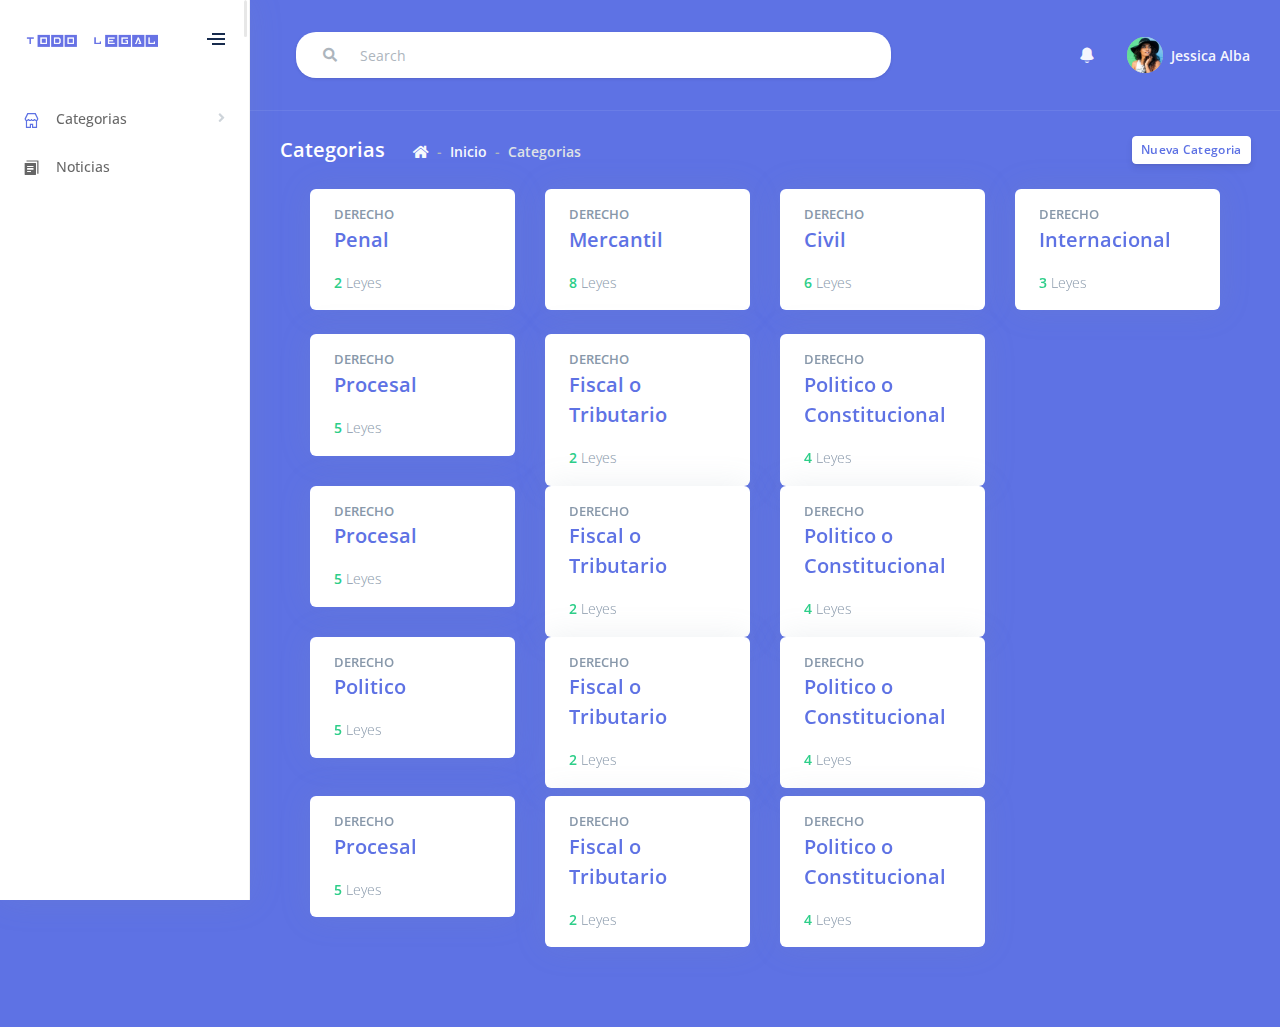
<file: index.html>
<!DOCTYPE html>
<html>

<head>
  <meta charset="utf-8">
  <meta name="viewport" content="width=device-width, initial-scale=1, shrink-to-fit=no">
  <meta name="description" content="Start your development with a Dashboard for Bootstrap 4.">
  <meta name="author" content="Creative Tim">
  <title>Argon Dashboard - Free Dashboard for Bootstrap 4</title>
  <!-- Favicon -->
  <link href="./assets/img/brand/favicon.png" rel="icon" type="image/png">
  <!-- Fonts -->
  <link href="https://fonts.googleapis.com/css?family=Open+Sans:300,400,600,700" rel="stylesheet">
  <!-- Icons -->
  <link href="./assets/vendor/nucleo/css/nucleo.css" rel="stylesheet">
  <link href="./assets/vendor/@fortawesome/fontawesome-free/css/all.min.css" rel="stylesheet">
  <!-- Argon CSS -->
  <link type="text/css" href="./assets/css/temp/argon.css?v=1.1.0" rel="stylesheet">

  <link rel="stylesheet" href="./assets/css/searchstyle.css">
</head>

<body>
  <!-- Sidenav -->
  <nav class="sidenav navbar navbar-vertical fixed-left navbar-expand-xs navbar-light bg-white" id="sidenav-main">
    <div class="scroll-wrapper scrollbar-inner" style="position: relative;">
      <div class="scrollbar-inner scroll-content scroll-scrolly_visible"
        style="height: auto; margin-bottom: 0px; margin-right: 0px; max-height: 180px;">
        <!-- Brand -->
        <div class="sidenav-header d-flex align-items-center">
          <a class="navbar-brand" href=".index.html">
            <img src="./assets/img/brand/blue.png" class="navbar-brand-img" alt="...">
          </a>
          <div class="ml-auto">
            <!-- Sidenav toggler -->
            <div class="sidenav-toggler d-none d-xl-block active" data-action="sidenav-unpin"
              data-target="#sidenav-main">
              <div class="sidenav-toggler-inner">
                <i class="sidenav-toggler-line"></i>
                <i class="sidenav-toggler-line"></i>
                <i class="sidenav-toggler-line"></i>
              </div>
            </div>
          </div>
        </div>
        <div class="navbar-inner">
          <!-- Collapse -->
          <div class="collapse navbar-collapse" id="sidenav-collapse-main">
            <!-- Nav items -->
            <ul class="navbar-nav">
              <li class="nav-item">
                <a class="nav-link collapsed" href="#navbar-dashboards" data-toggle="collapse" role="button"
                  aria-expanded="false" aria-controls="navbar-dashboards">
                  <i class="ni ni-shop text-primary"></i>
                  <span class="nav-link-text">Categorias</span>
                </a>
                <div class="collapse" id="navbar-dashboards">
                  <ul class="nav nav-sm flex-column">
                    <li class="nav-item">
                      <a href="./index.html" class="nav-link">Todas</a>
                    </li>
                    <li class="nav-item">
                      <a href="./subcategorias.html" class="nav-link">Penal</a>
                    </li>
                    <li class="nav-item">
                      <a href="./subcategorias.html" class="nav-link">Mercantil</a>
                    </li>
                    <li class="nav-item">
                      <a href="./subcategorias.html" class="nav-link">Civil</a>
                    </li>
                    <li class="nav-item">
                      <a href="./subcategorias.html" class="nav-link">Internacional</a>
                    </li>
                    <li class="nav-item">
                      <a href="./subcategorias.html" class="nav-link">Procesal</a>
                    </li>
                    <li class="nav-item">
                      <a href="./subcategorias.html" class="nav-link">Fiocal o tributario</a>
                    </li>
                    <li class="nav-item">
                      <a href="./subcategorias.html" class="nav-link">Politico o Constitucional</a>
                    </li>
                  </ul>
                </div>
              </li>
              <li class="nav-item">
                <a class="nav-link" href="./noticias.html">
                  <i class="ni ni-single-copy-04 text-black"></i>
                  <span class="nav-link-text">Noticias</span>
                </a>
              </li>
            </ul>
            <!-- Divider -->
            <!--<hr class="my-3">-->

          </div>
        </div>
      </div>
      <div class="scroll-element scroll-x scroll-scrolly_visible">
        <div class="scroll-element_outer">
          <div class="scroll-element_size"></div>
          <div class="scroll-element_track"></div>
          <div class="scroll-bar" style="width: 0px; left: 0px;"></div>
        </div>
      </div>
      <div class="scroll-element scroll-y scroll-scrolly_visible">
        <div class="scroll-element_outer">
          <div class="scroll-element_size"></div>
          <div class="scroll-element_track"></div>
          <div class="scroll-bar" style="height: 37px; top: 0px;"></div>
        </div>
      </div>
    </div>
  </nav>
  <!-- Main content -->

  <div class="main-content" id="panel">
    <!-- Topnav -->
    <nav class="navbar navbar-top navbar-expand navbar-dark bg-primary border-bottom">
      <div class="container-fluid">
        <div class="collapse navbar-collapse" id="navbarSupportedContent">
          <!-- Search form 
              <form class="navbar-search navbar-search-light form-inline mr-sm-3" id="navbar-search-main">
                <div class="form-group mb-0">
                  <div class="input-group input-group-alternative input-group-merge">
                    <div class="input-group-prepend">
                      <span class="input-group-text"><i class="fas fa-search"></i></span>
                    </div>
                    <input class="form-control" placeholder="Search" type="text">
                  </div>
                </div>
                <button type="button" class="close" data-action="search-close" data-target="#navbar-search-main" aria-label="Close">
                  <span aria-hidden="true">×</span>
                </button>
              </form>-->
          <nav id="navbarinverse" class="navbar navbar-inverse bg-inverse">
            <div id="form-group" class="form-group mb-0">
              <div id="input-group" class="input-group input-group-alternative input-group-merge">
                <div id="navbar" class="container navbar-container">
                  <div id="divicon" class="input-group-prepend">
                    <span id="iconsearch" class="input-group-text"><i class="fas fa-search"></i></span>
                  </div>
                  <form id="d-flex" class="form-inline d-flex dropdown" autocomplete="off" onKeypress="if(event.keyCode == 13) event.returnValue = false;">
                    <input id="searchinput" class="form-control" type="text" placeholder="Search"
                      data-toggle="dropdown" onkeyup = "if(event.keyCode == 13) entersearch();">
                      <ul id="ul" class="dropdown-menu" role="menu" aria-labelledby="menu1">

                      </ul>
                  </form>
                </div>
              </div>
            </div>
          </nav>
          <!-- Navbar links -->
          <ul class="navbar-nav align-items-center ml-md-auto">
            <li class="nav-item d-xl-none">
              <!-- Sidenav toggler -->
              <div class="pr-3 sidenav-toggler sidenav-toggler-dark active" data-action="sidenav-pin"
                data-target="#sidenav-main">
                <div class="sidenav-toggler-inner">
                  <i class="sidenav-toggler-line"></i>
                  <i class="sidenav-toggler-line"></i>
                  <i class="sidenav-toggler-line"></i>
                </div>
              </div>
            </li>
            <li class="nav-item d-sm-none">
              <a class="nav-link" href="#" data-action="search-show" data-target="#navbar-search-main">
                <i class="ni ni-zoom-split-in"></i>
              </a>
            </li>
            <li class="nav-item dropdown">
              <a class="nav-link" href="#" role="button" data-toggle="dropdown" aria-haspopup="true"
                aria-expanded="false">
                <i class="ni ni-bell-55"></i>
              </a>
              <div class="dropdown-menu dropdown-menu-xl dropdown-menu-right py-0 overflow-hidden">
                <!-- Dropdown header -->
                <div class="px-3 py-3">
                  <h6 class="text-sm text-muted m-0">Tienes <strong class="text-primary">13</strong> Notificaciones.
                  </h6>
                </div>
                <!-- List group -->
                <div class="list-group list-group-flush">
                  <a href="./noticias.html" class="list-group-item list-group-item-action">
                    <div class="row align-items-center">
                      <div class="col-auto">
                        <!-- Avatar -->
                        <img alt="Image placeholder" src="./assets/img/theme/react.jpg" class="avatar">
                      </div>
                      <div class="col ml--2">
                        <div class="d-flex justify-content-between align-items-center">
                          <div>
                            <h4 class="mb-0 text-sm">Admin</h4>
                          </div>
                          <div class="text-right text-muted">
                            <small>2 hrs ago</small>
                          </div>
                        </div>
                        <p class="text-sm mb-0">Nueva ley de codigo penal</p>
                      </div>
                    </div>
                  </a>
                  <a href="./noticias.html" class="list-group-item list-group-item-action">
                    <div class="row align-items-center">
                      <div class="col-auto">
                        <!-- Avatar -->
                        <img alt="Image placeholder" src="./assets/img/theme/react.jpg" class="avatar rounded-circle">
                      </div>
                      <div class="col ml--2">
                        <div class="d-flex justify-content-between align-items-center">
                          <div>
                            <h4 class="mb-0 text-sm">Admin</h4>
                          </div>
                          <div class="text-right text-muted">
                            <small>3 hrs ago</small>
                          </div>
                        </div>
                        <p class="text-sm mb-0">Una nueva ley de salud y educación.</p>
                      </div>
                    </div>
                  </a>
                  <a href="./noticias.html" class="list-group-item list-group-item-action">
                    <div class="row align-items-center">
                      <div class="col-auto">
                        <!-- Avatar -->
                        <img alt="Image placeholder" src="./assets/img/theme/react.jpg" class="avatar rounded-circle">
                      </div>
                      <div class="col ml--2">
                        <div class="d-flex justify-content-between align-items-center">
                          <div>
                            <h4 class="mb-0 text-sm">Admin</h4>
                          </div>
                          <div class="text-right text-muted">
                            <small>5 hrs ago</small>
                          </div>
                        </div>
                        <p class="text-sm mb-0">Actualizacion Articulo 5, ley Administración.</p>
                      </div>
                    </div>
                  </a>
                  <a href="./noticias.html" class="list-group-item list-group-item-action">
                    <div class="row align-items-center">
                      <div class="col-auto">
                        <!-- Avatar -->
                        <img alt="Image placeholder" src="./assets/img/theme/react.jpg" class="avatar rounded-circle">
                      </div>
                      <div class="col ml--2">
                        <div class="d-flex justify-content-between align-items-center">
                          <div>
                            <h4 class="mb-0 text-sm">Admin</h4>
                          </div>
                          <div class="text-right text-muted">
                            <small>8 hrs ago</small>
                          </div>
                        </div>
                        <p class="text-sm mb-0">Actualizate a Premium</p>
                      </div>
                    </div>
                  </a>
                </div>
                <!-- View all -->
                <a href="#!" class="dropdown-item text-center text-primary font-weight-bold py-3">Ver Todas</a>
              </div>
            </li>
          </ul>
          <ul class="navbar-nav align-items-center ml-auto ml-md-0">
            <li class="nav-item dropdown">
              <a class="nav-link pr-0" href="#" role="button" data-toggle="dropdown" aria-haspopup="true"
                aria-expanded="false">
                <div class="media align-items-center">
                  <span class="avatar avatar-sm rounded-circle">
                    <img alt="Image placeholder" src="./assets/img/theme/team-4-800x800.jpg">
                  </span>
                  <div class="media-body ml-2 d-none d-lg-block">
                    <span class="mb-0 text-sm  font-weight-bold">Jessica Alba</span>
                  </div>
                </div>
              </a>
              <div class="dropdown-menu dropdown-menu-right">
                <div class="dropdown-header noti-title">
                  <h6 class="text-overflow m-0">Bienvenid@!</h6>
                </div>
                <a href="#!" class="dropdown-item">
                  <i class="ni ni-single-02"></i>
                  <span>Mi perfil</span>
                </a>
                <a href="#!" class="dropdown-item">
                  <i class="ni ni-support-16"></i>
                  <span>Soporte</span>
                </a>
                <div class="dropdown-divider"></div>
                <a href="#!" class="dropdown-item">
                  <i class="ni ni-user-run"></i>
                  <span>Salir</span>
                </a>
              </div>
            </li>
          </ul>
        </div>
      </div>
    </nav>
    <!-- Header -->
    <!-- Header -->
    <div class="header bg-primary pb-6">
      <div class="container-fluid">
        <div class="header-body">
          <div class="row align-items-center py-4">
            <div class="col-lg-6 col-7">
              <h6 class="h2 text-white d-inline-block mb-0">Categorias</h6>
              <nav aria-label="breadcrumb" class="d-none d-md-inline-block ml-md-4">
                <ol class="breadcrumb breadcrumb-links breadcrumb-dark">
                  <li class="breadcrumb-item"><a href="#"><i class="fas fa-home"></i></a></li>
                  <li class="breadcrumb-item"><a href="#">Inicio</a></li>
                  <li class="breadcrumb-item active" aria-current="page">Categorias</li>
                </ol>
              </nav>
            </div>
            <div class="col-lg-6 col-5 text-right">
              <a href="#" class="btn btn-sm btn-neutral">Nueva Categoria</a>
            </div>
          </div>
          <!-- Card stats -->
          <div class="container-fluid">
            <div class="row">
              <div class="col-xl-3 col-lg-6">
                <div class="card card-stats mb-4 mb-xl-0">
                  <div class="card-body">
                    <div class="row" href="./subcategorias.html">
                      <div class="col">
                        <h5 class="card-title text-uppercase text-muted mb-0">Derecho</h5>
                        <span class="h2 font-weight-bold mb-0"><a href="./subcategorias.html">Penal</a></span>
                      </div>
                    </div>
                    <p class="mt-3 mb-0 text-muted text-sm">
                      <span class="text-success font-weight-bold">2</span>
                      <span class="text-nowrap">Leyes</span>
                    </p>
                  </div>
                </div>
              </div>
              <div class="col-xl-3 col-lg-6">
                <div class="card card-stats mb-4 mb-xl-0">
                  <div class="card-body">
                    <div class="row">
                      <div class="col">
                        <h5 class="card-title text-uppercase text-muted mb-0">Derecho</h5>
                        <span class="h2 font-weight-bold mb-0"><a href="./subcategorias.html">Mercantil</a></span>
                      </div>
                    </div>
                    <p class="mt-3 mb-0 text-muted text-sm">
                      <span class="text-success font-weight-bold">8</span>
                      <span class="text-nowrap">Leyes</span>
                    </p>
                  </div>
                </div>
              </div>
              <div class="col-xl-3 col-lg-6">
                <div class="card card-stats mb-4 mb-xl-0">
                  <div class="card-body">
                    <div class="row">
                      <div class="col">
                        <h5 class="card-title text-uppercase text-muted mb-0">Derecho</h5>
                        <span class="h2 font-weight-bold mb-0"><a href="./subcategorias.html">Civil</a></span>
                      </div>
                    </div>
                    <p class="mt-3 mb-0 text-muted text-sm">
                      <span class="text-success font-weight-bold">6</span>
                      <span class="text-nowrap">Leyes</span>
                    </p>
                  </div>
                </div>
              </div>
              <div class="col-xl-3 col-lg-6">
                <div class="card card-stats mb-4 mb-xl-0">
                  <div class="card-body">
                    <div class="row">
                      <div class="col">
                        <h5 class="card-title text-uppercase text-muted mb-0">Derecho</h5>
                        <span class="h2 font-weight-bold mb-0"><a href="./subcategorias.html">Internacional</a></span>
                      </div>
                    </div>
                    <p class="mt-3 mb-0 text-muted text-sm">
                      <span class="text-success font-weight-bold">3</span>
                      <span class="text-nowrap">Leyes</span>
                    </p>
                  </div>
                </div>
              </div>
            </div>
          </div>
          <br>
          <div class="container-fluid">
            <div class="row">
              <div class="col-xl-3 col-lg-6">
                <div class="card card-stats mb-4 mb-xl-0">
                  <div class="card-body">
                    <div class="row">
                      <div class="col">
                        <h5 class="card-title text-uppercase text-muted mb-0">Derecho</h5>
                        <span class="h2 font-weight-bold mb-0"><a href="./subcategorias.html">Procesal</a></span>
                      </div>
                    </div>
                    <p class="mt-3 mb-0 text-muted text-sm">
                      <span class="text-success font-weight-bold">5</span>
                      <span class="text-nowrap">Leyes</span>
                    </p>
                  </div>
                </div>
              </div>
              <div class="col-xl-3 col-lg-6">
                <div class="card card-stats mb-4 mb-xl-0">
                  <div class="card-body">
                    <div class="row">
                      <div class="col">
                        <h5 class="card-title text-uppercase text-muted mb-0">Derecho</h5>
                        <span class="h2 font-weight-bold mb-0"><a href="./subcategorias.html">Fiscal o
                            Tributario</a></span>
                      </div>
                    </div>
                    <p class="mt-3 mb-0 text-muted text-sm">
                      <span class="text-success font-weight-bold">2</span>
                      <span class="text-nowrap">Leyes</span>
                    </p>
                  </div>
                </div>
              </div>
              <div class="col-xl-3 col-lg-6">
                <div class="card card-stats mb-4 mb-xl-0">
                  <div class="card-body">
                    <div class="row">
                      <div class="col">
                        <h5 class="card-title text-uppercase text-muted mb-0">Derecho</h5>
                        <span class="h2 font-weight-bold mb-0"><a href="./subcategorias.html">Politico o
                            Constitucional</a></span>
                      </div>
                    </div>
                    <p class="mt-3 mb-0 text-muted text-sm">
                      <span class="text-success font-weight-bold">4</span>
                      <span class="text-nowrap">Leyes</span>
                    </p>
                  </div>
                </div>
              </div>
            </div>
          </div>

          <div class="container-fluid">
              <div class="row">
                <div class="col-xl-3 col-lg-6">
                  <div class="card card-stats mb-4 mb-xl-0">
                    <div class="card-body">
                      <div class="row">
                        <div class="col">
                          <h5 class="card-title text-uppercase text-muted mb-0">Derecho</h5>
                          <span class="h2 font-weight-bold mb-0"><a href="./subcategorias.html">Procesal</a></span>
                        </div>
                      </div>
                      <p class="mt-3 mb-0 text-muted text-sm">
                        <span class="text-success font-weight-bold">5</span>
                        <span class="text-nowrap">Leyes</span>
                      </p>
                    </div>
                  </div>
                </div>
                <div class="col-xl-3 col-lg-6">
                  <div class="card card-stats mb-4 mb-xl-0">
                    <div class="card-body">
                      <div class="row">
                        <div class="col">
                          <h5 class="card-title text-uppercase text-muted mb-0">Derecho</h5>
                          <span class="h2 font-weight-bold mb-0"><a href="./subcategorias.html">Fiscal o
                              Tributario</a></span>
                        </div>
                      </div>
                      <p class="mt-3 mb-0 text-muted text-sm">
                        <span class="text-success font-weight-bold">2</span>
                        <span class="text-nowrap">Leyes</span>
                      </p>
                    </div>
                  </div>
                </div>
                <div class="col-xl-3 col-lg-6">
                  <div class="card card-stats mb-4 mb-xl-0">
                    <div class="card-body">
                      <div class="row">
                        <div class="col">
                          <h5 class="card-title text-uppercase text-muted mb-0">Derecho</h5>
                          <span class="h2 font-weight-bold mb-0"><a href="./subcategorias.html">Politico o
                              Constitucional</a></span>
                        </div>
                      </div>
                      <p class="mt-3 mb-0 text-muted text-sm">
                        <span class="text-success font-weight-bold">4</span>
                        <span class="text-nowrap">Leyes</span>
                      </p>
                    </div>
                  </div>
                </div>
              </div>
            </div>

            <div class="container-fluid">
                <div class="row">
                  <div class="col-xl-3 col-lg-6">
                    <div class="card card-stats mb-4 mb-xl-0">
                      <div class="card-body">
                        <div class="row">
                          <div class="col">
                            <h5 class="card-title text-uppercase text-muted mb-0">Derecho</h5>
                            <span class="h2 font-weight-bold mb-0"><a href="./subcategorias.html">Politico</a></span>
                          </div>
                        </div>
                        <p class="mt-3 mb-0 text-muted text-sm">
                          <span class="text-success font-weight-bold">5</span>
                          <span class="text-nowrap">Leyes</span>
                        </p>
                      </div>
                    </div>
                  </div>
                  <div class="col-xl-3 col-lg-6">
                    <div class="card card-stats mb-4 mb-xl-0">
                      <div class="card-body">
                        <div class="row">
                          <div class="col">
                            <h5 class="card-title text-uppercase text-muted mb-0">Derecho</h5>
                            <span class="h2 font-weight-bold mb-0"><a href="./subcategorias.html">Fiscal o
                                Tributario</a></span>
                          </div>
                        </div>
                        <p class="mt-3 mb-0 text-muted text-sm">
                          <span class="text-success font-weight-bold">2</span>
                          <span class="text-nowrap">Leyes</span>
                        </p>
                      </div>
                    </div>
                  </div>
                  <div class="col-xl-3 col-lg-6">
                    <div class="card card-stats mb-4 mb-xl-0">
                      <div class="card-body">
                        <div class="row">
                          <div class="col">
                            <h5 class="card-title text-uppercase text-muted mb-0">Derecho</h5>
                            <span class="h2 font-weight-bold mb-0"><a href="./subcategorias.html">Politico o
                                Constitucional</a></span>
                          </div>
                        </div>
                        <p class="mt-3 mb-0 text-muted text-sm">
                          <span class="text-success font-weight-bold">4</span>
                          <span class="text-nowrap">Leyes</span>
                        </p>
                      </div>
                    </div>
                  </div>
                </div>
              </div>

              <div class="container-fluid">
                  <div class="row">
                    <div class="col-xl-3 col-lg-6 py-2">
                      <div class="card card-stats mb-4 mb-xl-0">
                        <div class="card-body">
                          <div class="row">
                            <div class="col">
                              <h5 class="card-title text-uppercase text-muted mb-0">Derecho</h5>
                              <span class="h2 font-weight-bold mb-0"><a href="./subcategorias.html">Procesal</a></span>
                            </div>
                          </div>
                          <p class="mt-3 mb-0 text-muted text-sm">
                            <span class="text-success font-weight-bold">5</span>
                            <span class="text-nowrap">Leyes</span>
                          </p>
                        </div>
                      </div>
                    </div>
                    <div class="col-xl-3 col-lg-6 py-2">
                      <div class="card card-stats mb-4 mb-xl-0">
                        <div class="card-body">
                          <div class="row">
                            <div class="col">
                              <h5 class="card-title text-uppercase text-muted mb-0">Derecho</h5>
                              <span class="h2 font-weight-bold mb-0"><a href="./subcategorias.html">Fiscal o
                                  Tributario</a></span>
                            </div>
                          </div>
                          <p class="mt-3 mb-0 text-muted text-sm">
                            <span class="text-success font-weight-bold">2</span>
                            <span class="text-nowrap">Leyes</span>
                          </p>
                        </div>
                      </div>
                    </div>
                    <div class="col-xl-3 col-lg-6 py-2">
                      <div class="card card-stats mb-4 mb-xl-0">
                        <div class="card-body">
                          <div class="row">
                            <div class="col">
                              <h5 class="card-title text-uppercase text-muted mb-0">Derecho</h5>
                              <span class="h2 font-weight-bold mb-0"><a href="./subcategorias.html">Politico o
                                  Constitucional</a></span>
                            </div>
                          </div>
                          <p class="mt-3 mb-0 text-muted text-sm">
                            <span class="text-success font-weight-bold">4</span>
                            <span class="text-nowrap">Leyes</span>
                          </p>
                        </div>
                      </div>
                    </div>
                  </div>
                </div>
        </div>
      </div>
    </div>
  </div>

  <!-- Argon Scripts -->
  <!-- Core -->
  <script src="./assets/vendor/jquery/dist/jquery.min.js"></script>
  <script src="./assets/vendor/bootstrap/dist/js/bootstrap.bundle.min.js"></script>
  <script src="./assets/js/temp/js.cookie.js"></script>
  <script src="./assets/js/temp/jquery.scrollbar.min.js"></script>
  <script src="./assets/js/temp/jquery-scrollLock.min.js"></script>
  <!-- Optional JS -->
  <script src="./assets/vendor/chart.js/dist/Chart.min.js"></script>
  <script src="./assets/vendor/chart.js/dist/Chart.extension.js"></script>
  <!-- Argon JS -->
  <script src="./assets/js/temp/argon.min.js"></script>
  <script src="./assets/js/temp/demo.min.js"></script>
  <script src="./assets/js/search.js"></script>

</body>

</html>
</file>
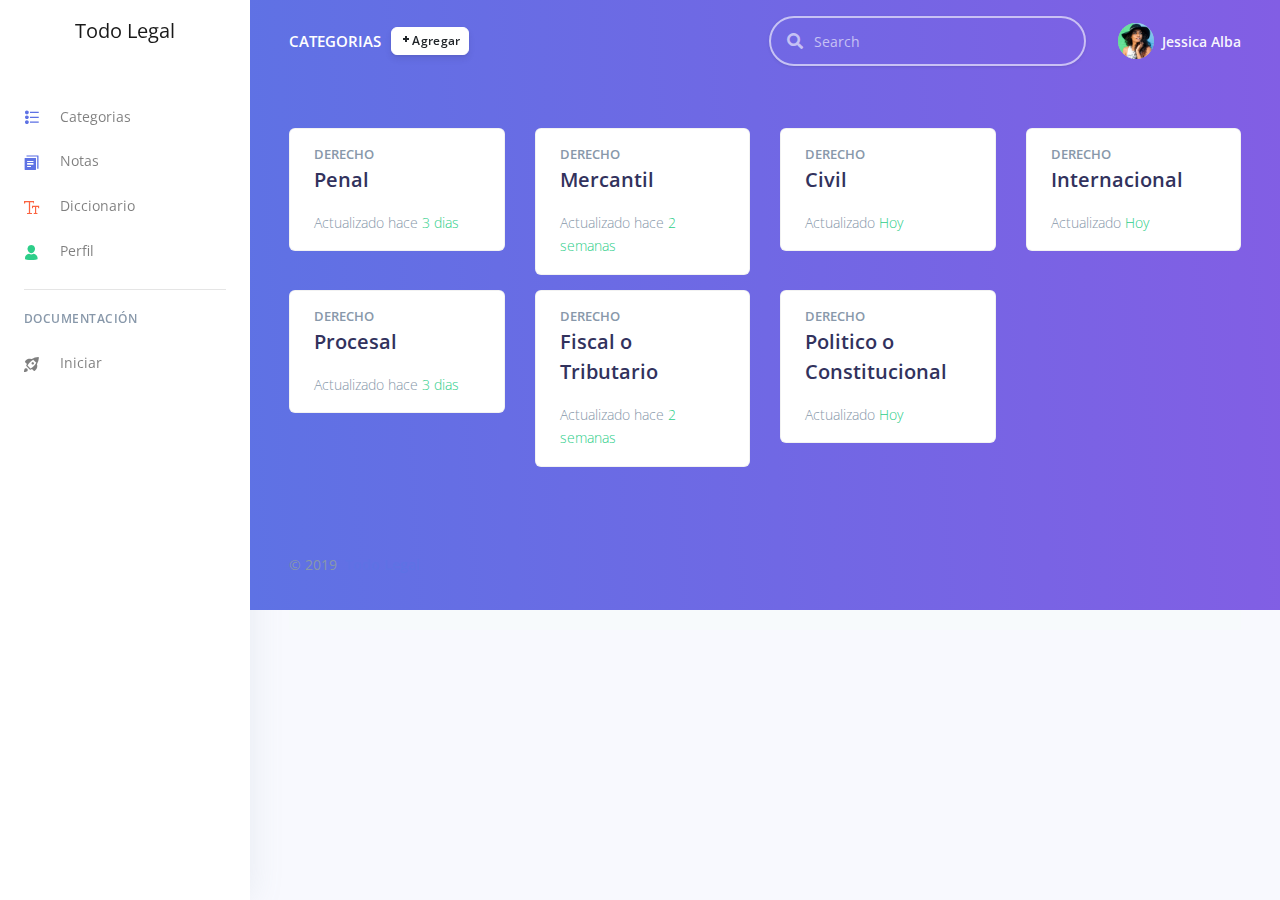
<file: categorias.html>
<!DOCTYPE html>
<html>

<head>
  <meta charset="utf-8">
  <meta name="viewport" content="width=device-width, initial-scale=1, shrink-to-fit=no">
  <meta name="description" content="Start your development with a Dashboard for Bootstrap 4.">
  <meta name="author" content="Creative Tim">
  <title>Argon Dashboard - Free Dashboard for Bootstrap 4</title>
  <!-- Favicon -->
  <link href="./assets/img/brand/favicon.png" rel="icon" type="image/png">
  <!-- Fonts -->
  <link href="https://fonts.googleapis.com/css?family=Open+Sans:300,400,600,700" rel="stylesheet">
  <!-- Icons -->
  <link href="./assets/vendor/nucleo/css/nucleo.css" rel="stylesheet">
  <link href="./assets/vendor/@fortawesome/fontawesome-free/css/all.min.css" rel="stylesheet">
  <!-- Argon CSS -->
  <link type="text/css" href="./assets/css/argon.css?v=1.0.0" rel="stylesheet">
</head>

<body>
  <!-- Sidenav -->
  <nav class="navbar navbar-vertical fixed-left navbar-expand-md navbar-light bg-white" id="sidenav-main">
    <div class="container-fluid">
      <!-- Toggler -->
      <button class="navbar-toggler" type="button" data-toggle="collapse" data-target="#sidenav-collapse-main" aria-controls="sidenav-main" aria-expanded="false" aria-label="Toggle navigation">
        <span class="navbar-toggler-icon"></span>
      </button>
      <!-- Brand -->
      <a class="navbar-brand pt-0" href="./index.html">
        <!--<img src="./assets/img/brand/blue.png" class="navbar-brand-img" alt="...">-->
        Todo Legal
      </a>
      <!-- User -->
      <ul class="nav align-items-center d-md-none">
        <li class="nav-item dropdown">
          <a class="nav-link nav-link-icon" href="#" role="button" data-toggle="dropdown" aria-haspopup="true" aria-expanded="false">
            <i class="ni ni-bell-55"></i>
          </a>
          <div class="dropdown-menu dropdown-menu-arrow dropdown-menu-right" aria-labelledby="navbar-default_dropdown_1">
            <a class="dropdown-item" href="#">Action</a>
            <a class="dropdown-item" href="#">Another action</a>
            <div class="dropdown-divider"></div>
            <a class="dropdown-item" href="#">Something else here</a>
          </div>
        </li>
        <li class="nav-item dropdown">
          <a class="nav-link" href="#" role="button" data-toggle="dropdown" aria-haspopup="true" aria-expanded="false">
            <div class="media align-items-center">
              <span class="avatar avatar-sm rounded-circle">
                <img alt="Image placeholder" src="./assets/img/theme/team-1-800x800.jpg">
              </span>
            </div>
          </a>
          <div class="dropdown-menu dropdown-menu-arrow dropdown-menu-right">
            <div class=" dropdown-header noti-title">
              <h6 class="text-overflow m-0">Welcome!</h6>
            </div>
            <a href="./examples/profile.html" class="dropdown-item">
              <i class="ni ni-single-02"></i>
              <span>My profile</span>
            </a>
            <a href="./examples/profile.html" class="dropdown-item">
              <i class="ni ni-settings-gear-65"></i>
              <span>Settings</span>
            </a>
            <a href="./examples/profile.html" class="dropdown-item">
              <i class="ni ni-calendar-grid-58"></i>
              <span>Activity</span>
            </a>
            <a href="./examples/profile.html" class="dropdown-item">
              <i class="ni ni-support-16"></i>
              <span>Support</span>
            </a>
            <div class="dropdown-divider"></div>
            <a href="#!" class="dropdown-item">
              <i class="ni ni-user-run"></i>
              <span>Logout</span>
            </a>
          </div>
        </li>
      </ul>
      <!-- Collapse -->
      <div class="collapse navbar-collapse" id="sidenav-collapse-main">
        <!-- Collapse header -->
        <div class="navbar-collapse-header d-md-none">
          <div class="row">
            <div class="col-6 collapse-brand">
              <a href="./index.html">
                <img src="./assets/img/brand/blue.png">
              </a>
            </div>
            <div class="col-6 collapse-close">
              <button type="button" class="navbar-toggler" data-toggle="collapse" data-target="#sidenav-collapse-main" aria-controls="sidenav-main" aria-expanded="false" aria-label="Toggle sidenav">
                <span></span>
                <span></span>
              </button>
            </div>
          </div>
        </div>
        <!-- Form -->
        <form class="mt-4 mb-3 d-md-none">
          <div class="input-group input-group-rounded input-group-merge">
            <input type="search" class="form-control form-control-rounded form-control-prepended" placeholder="Search" aria-label="Search">
            <div class="input-group-prepend">
              <div class="input-group-text">
                <span class="fa fa-search"></span>
              </div>
            </div>
          </div>
        </form>
        <!-- Navigation -->
        <ul class="navbar-nav">
          <li class="nav-item">
            <a class="nav-link" href="./categorias.html">
              <i class="ni ni-bullet-list-67 text-primary"></i> Categorias
            </a>
          </li>
          <li class="nav-item">
            <a class="nav-link" href="./notas.html">
              <i class="ni ni-single-copy-04 text-blue"></i> Notas
            </a>
          </li>
          <li class="nav-item">
            <a class="nav-link" href="./diccionario.html">
              <i class="ni ni-caps-small text-orange"></i> Diccionario
            </a>
          </li>
          <li class="nav-item">
            <a class="nav-link" href="./perfil.html">
              <i class="ni ni-single-02 text-green"></i> Perfil
            </a>
          </li>
        </ul>
        <!-- Divider -->
        <hr class="my-3">
        <!-- Heading -->
        <h6 class="navbar-heading text-muted">Documentación</h6>
        <!-- Navigation -->
        <ul class="navbar-nav mb-md-3">
          <li class="nav-item">
            <a class="nav-link" href="https://demos.creative-tim.com/argon-dashboard/docs/getting-started/overview.html">
              <i class="ni ni-spaceship"></i> Iniciar
            </a>
          </li>
        </ul>
      </div>
    </div>
  </nav>
  <!-- Main content -->
  <div class="main-content">
    <!-- Top navbar -->
    <nav class="navbar navbar-top navbar-expand-md navbar-dark" id="navbar-main">
      <div class="container-fluid">
        <!-- Brand -->
        <a class="h4 mb-0 text-white text-uppercase d-none d-lg-inline-block" href="./index.html">Categorias</a>  
        <div style="margin:10px"><a href="#!" class="btn btn-sm btn-white"> <i class="ni ni-fat-add text-black"></i>Agregar</a></div>
      
        <!-- Form -->
        <form class="navbar-search navbar-search-dark form-inline mr-3 d-none d-md-flex ml-lg-auto">
          <div class="form-group mb-0">
            <div class="input-group input-group-alternative">
              <div class="input-group-prepend">
                <span class="input-group-text"><i class="fas fa-search"></i></span>
              </div>
              <input class="form-control" placeholder="Search" type="text">
            </div>
          </div>
        </form>
        <!-- User -->
        <ul class="navbar-nav align-items-center d-none d-md-flex">
          <li class="nav-item dropdown">
            <a class="nav-link pr-0" href="#" role="button" data-toggle="dropdown" aria-haspopup="true" aria-expanded="false">
              <div class="media align-items-center">
                <span class="avatar avatar-sm rounded-circle">
                  <img alt="Image placeholder" src="./assets/img/theme/team-4-800x800.jpg">
                </span>
                <div class="media-body ml-2 d-none d-lg-block">
                  <span class="mb-0 text-sm  font-weight-bold">Jessica Alba</span>
                </div>
              </div>
            </a>
            <div class="dropdown-menu dropdown-menu-arrow dropdown-menu-right">
              <div class=" dropdown-header noti-title">
                <h6 class="text-overflow m-0">Welcome!</h6>
              </div>
              <a href="./examples/profile.html" class="dropdown-item">
                <i class="ni ni-single-02"></i>
                <span>My profile</span>
              </a>
              <a href="./examples/profile.html" class="dropdown-item">
                <i class="ni ni-settings-gear-65"></i>
                <span>Settings</span>
              </a>
              <a href="./examples/profile.html" class="dropdown-item">
                <i class="ni ni-calendar-grid-58"></i>
                <span>Activity</span>
              </a>
              <a href="./examples/profile.html" class="dropdown-item">
                <i class="ni ni-support-16"></i>
                <span>Support</span>
              </a>
              <div class="dropdown-divider"></div>
              <a href="#!" class="dropdown-item">
                <i class="ni ni-user-run"></i>
                <span>Logout</span>
              </a>
            </div>
          </li>
        </ul>
      </div>
    </nav>
    <!-- Header -->
    <div class="header bg-gradient-primary pb-8 pt-5 pt-md-8">
      <div class="container-fluid">
        <div class="header-body">
          <!-- Card stats -->
          <div class="row">
            <div class="col-xl-3 col-lg-6">
              <a href="">
              <div class="card card-stats mb-4 mb-xl-0">
                <div class="card-body">
                  <div class="row" href="./subcategorias.html">
                    <div class="col">
                      <h5 class="card-title text-uppercase text-muted mb-0">Derecho</h5>
                      <span class="h2 font-weight-bold mb-0">Penal</span>
                    </div>
                  </div>
                  <p class="mt-3 mb-0 text-muted text-sm">
                    <span class="text-nowrap">Actualizado hace</span>
                    <span class="text-success mr-2">3 dias</span>
                  </p>
                </div>
              </div>
            </div>
          </a>
            <div class="col-xl-3 col-lg-6">
              <div class="card card-stats mb-4 mb-xl-0">
                <div class="card-body">
                  <div class="row">
                    <div class="col">
                      <h5 class="card-title text-uppercase text-muted mb-0">Derecho</h5>
                      <span class="h2 font-weight-bold mb-0">Mercantil</span>
                    </div>
                  </div>
                  <p class="mt-3 mb-0 text-muted text-sm">
                    <span class="text-nowrap">Actualizado hace</span>
                    <span class="text-success mr-2">2 semanas</span>
                  </p>
                </div>
              </div>
            </div>
            <div class="col-xl-3 col-lg-6">
              <div class="card card-stats mb-4 mb-xl-0">
                <div class="card-body">
                  <div class="row">
                    <div class="col">
                      <h5 class="card-title text-uppercase text-muted mb-0">Derecho</h5>
                      <span class="h2 font-weight-bold mb-0">Civil</span>
                    </div>
                  </div>
                  <p class="mt-3 mb-0 text-muted text-sm">
                    <span class="text-nowrap">Actualizado</span>
                    <span class="text-success mr-2">Hoy</span>
                  </p>
                </div>
              </div>
            </div>
            <div class="col-xl-3 col-lg-6">
              <div class="card card-stats mb-4 mb-xl-0">
                <div class="card-body">
                  <div class="row">
                    <div class="col">
                      <h5 class="card-title text-uppercase text-muted mb-0">Derecho</h5>
                      <span class="h2 font-weight-bold mb-0">Internacional</span>
                    </div>
                  </div>
                  <p class="mt-3 mb-0 text-muted text-sm">
                    <span class="text-nowrap">Actualizado</span>
                    <span class="text-success mr-2">Hoy</span>
                  </p>
                </div>
              </div>
            </div>
          </div>
          <div class="row">
            <div class="col-xl-3 col-lg-6">
              <div class="card card-stats mb-4 mb-xl-0">
                <div class="card-body">
                  <div class="row">
                    <div class="col">
                      <h5 class="card-title text-uppercase text-muted mb-0">Derecho</h5>
                      <span class="h2 font-weight-bold mb-0">Procesal</span>
                    </div>
                  </div>
                  <p class="mt-3 mb-0 text-muted text-sm">
                    <span class="text-nowrap">Actualizado hace</span>
                    <span class="text-success mr-2">3 dias</span>
                  </p>
                </div>
              </div>
            </div>
            <div class="col-xl-3 col-lg-6">
              <div class="card card-stats mb-4 mb-xl-0">
                <div class="card-body">
                  <div class="row">
                    <div class="col">
                      <h5 class="card-title text-uppercase text-muted mb-0">Derecho</h5>
                      <span class="h2 font-weight-bold mb-0">Fiscal o Tributario</span>
                    </div>
                  </div>
                  <p class="mt-3 mb-0 text-muted text-sm">
                    <span class="text-nowrap">Actualizado hace</span>
                    <span class="text-success mr-2">2 semanas</span>
                  </p>
                </div>
              </div>
            </div>
            <div class="col-xl-3 col-lg-6">
              <div class="card card-stats mb-4 mb-xl-0">
                <div class="card-body">
                  <div class="row">
                    <div class="col">
                      <h5 class="card-title text-uppercase text-muted mb-0">Derecho</h5>
                      <span class="h2 font-weight-bold mb-0">Politico o Constitucional</span>
                    </div>
                  </div>
                  <p class="mt-3 mb-0 text-muted text-sm">
                    <span class="text-nowrap">Actualizado</span>
                    <span class="text-success mr-2">Hoy</span>
                  </p>
                </div>
              </div>
            </div>
          </div>
        </div>
      </div>
    </div>
    <!-- Page content -->
    <div class="container-fluid mt--7">
      <!-- Footer -->
      <footer class="footer">
        <div class="row align-items-center justify-content-xl-between">
          <div class="col-xl-6">
            <div class="copyright text-center text-xl-left text-muted">
              &copy; 2019 <a href="https://www.grintsys.com" class="font-weight-bold ml-1" target="_blank">Todo Legal</a>
            </div>
          </div>
        </div>
      </footer>
    </div>
  </div>
  <!-- Argon Scripts -->
  <!-- Core -->
  <script src="./assets/vendor/jquery/dist/jquery.min.js"></script>
  <script src="./assets/vendor/bootstrap/dist/js/bootstrap.bundle.min.js"></script>
  <!-- Optional JS -->
  <script src="./assets/vendor/chart.js/dist/Chart.min.js"></script>
  <script src="./assets/vendor/chart.js/dist/Chart.extension.js"></script>
  <!-- Argon JS -->
  <script src="./assets/js/argon.js?v=1.0.0"></script>
</body>

</html>
</file>
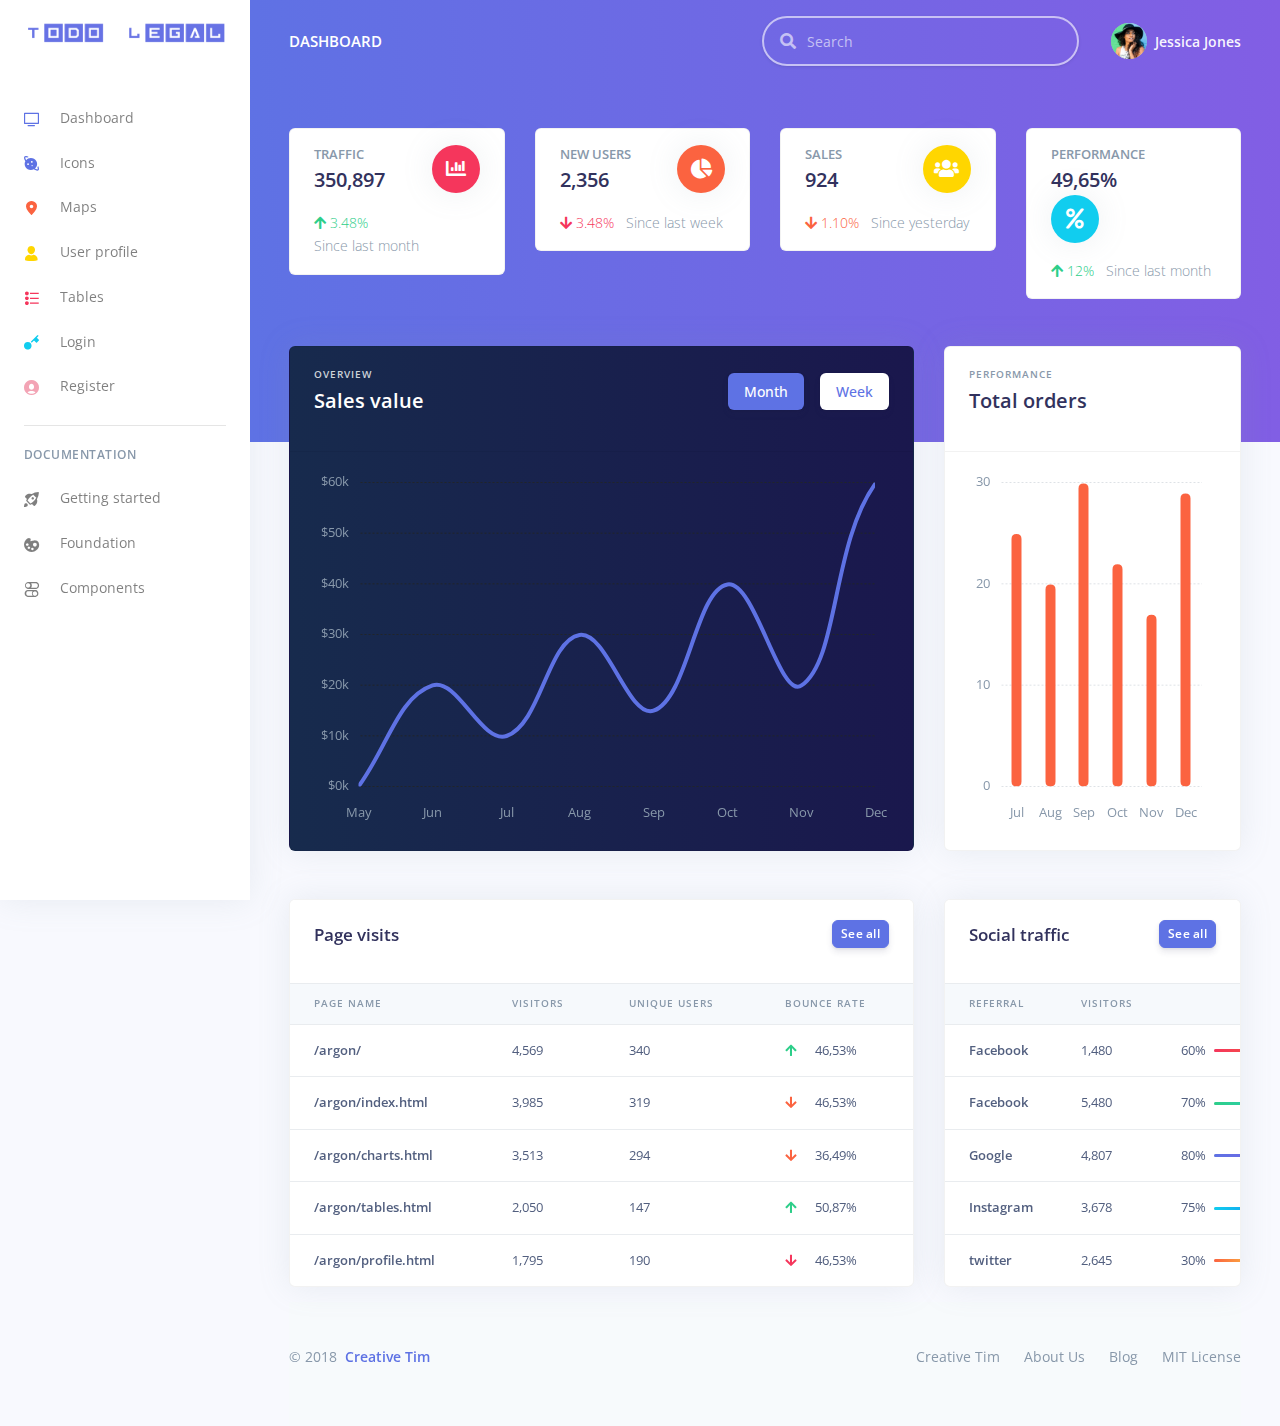
<file: index2.html>
<!DOCTYPE html>
<html>

<head>
  <meta charset="utf-8">
  <meta name="viewport" content="width=device-width, initial-scale=1, shrink-to-fit=no">
  <meta name="description" content="Start your development with a Dashboard for Bootstrap 4.">
  <meta name="author" content="Creative Tim">
  <title>Argon Dashboard - Free Dashboard for Bootstrap 4</title>
  <!-- Favicon -->
  <link href="./assets/img/brand/favicon.png" rel="icon" type="image/png">
  <!-- Fonts -->
  <link href="https://fonts.googleapis.com/css?family=Open+Sans:300,400,600,700" rel="stylesheet">
  <!-- Icons -->
  <link href="./assets/vendor/nucleo/css/nucleo.css" rel="stylesheet">
  <link href="./assets/vendor/@fortawesome/fontawesome-free/css/all.min.css" rel="stylesheet">
  <!-- Argon CSS -->
  <link type="text/css" href="./assets/css/argon.css?v=1.0.0" rel="stylesheet">
</head>

<body>
  <!-- Sidenav -->
  <nav class="navbar navbar-vertical fixed-left navbar-expand-md navbar-light bg-white" id="sidenav-main">
    <div class="container-fluid">
      <!-- Toggler -->
      <button class="navbar-toggler" type="button" data-toggle="collapse" data-target="#sidenav-collapse-main" aria-controls="sidenav-main" aria-expanded="false" aria-label="Toggle navigation">
        <span class="navbar-toggler-icon"></span>
      </button>
      <!-- Brand -->
      <a class="navbar-brand pt-0" href="./index.html">
        <img src="./assets/img/brand/blue.png" class="navbar-brand-img" alt="...">
      </a>
      <!-- User -->
      <ul class="nav align-items-center d-md-none">
        <li class="nav-item dropdown">
          <a class="nav-link nav-link-icon" href="#" role="button" data-toggle="dropdown" aria-haspopup="true" aria-expanded="false">
            <i class="ni ni-bell-55"></i>
          </a>
          <div class="dropdown-menu dropdown-menu-arrow dropdown-menu-right" aria-labelledby="navbar-default_dropdown_1">
            <a class="dropdown-item" href="#">Action</a>
            <a class="dropdown-item" href="#">Another action</a>
            <div class="dropdown-divider"></div>
            <a class="dropdown-item" href="#">Something else here</a>
          </div>
        </li>
        <li class="nav-item dropdown">
          <a class="nav-link" href="#" role="button" data-toggle="dropdown" aria-haspopup="true" aria-expanded="false">
            <div class="media align-items-center">
              <span class="avatar avatar-sm rounded-circle">
                <img alt="Image placeholder" src="./assets/img/theme/team-1-800x800.jpg">
              </span>
            </div>
          </a>
          <div class="dropdown-menu dropdown-menu-arrow dropdown-menu-right">
            <div class=" dropdown-header noti-title">
              <h6 class="text-overflow m-0">Welcome!</h6>
            </div>
            <a href="./examples/profile.html" class="dropdown-item">
              <i class="ni ni-single-02"></i>
              <span>My profile</span>
            </a>
            <a href="./examples/profile.html" class="dropdown-item">
              <i class="ni ni-settings-gear-65"></i>
              <span>Settings</span>
            </a>
            <a href="./examples/profile.html" class="dropdown-item">
              <i class="ni ni-calendar-grid-58"></i>
              <span>Activity</span>
            </a>
            <a href="./examples/profile.html" class="dropdown-item">
              <i class="ni ni-support-16"></i>
              <span>Support</span>
            </a>
            <div class="dropdown-divider"></div>
            <a href="#!" class="dropdown-item">
              <i class="ni ni-user-run"></i>
              <span>Logout</span>
            </a>
          </div>
        </li>
      </ul>
      <!-- Collapse -->
      <div class="collapse navbar-collapse" id="sidenav-collapse-main">
        <!-- Collapse header -->
        <div class="navbar-collapse-header d-md-none">
          <div class="row">
            <div class="col-6 collapse-brand">
              <a href="./index.html">
                <img src="./assets/img/brand/blue.png">
              </a>
            </div>
            <div class="col-6 collapse-close">
              <button type="button" class="navbar-toggler" data-toggle="collapse" data-target="#sidenav-collapse-main" aria-controls="sidenav-main" aria-expanded="false" aria-label="Toggle sidenav">
                <span></span>
                <span></span>
              </button>
            </div>
          </div>
        </div>
        <!-- Form -->
        <form class="mt-4 mb-3 d-md-none">
          <div class="input-group input-group-rounded input-group-merge">
            <input type="search" class="form-control form-control-rounded form-control-prepended" placeholder="Search" aria-label="Search">
            <div class="input-group-prepend">
              <div class="input-group-text">
                <span class="fa fa-search"></span>
              </div>
            </div>
          </div>
        </form>
        <!-- Navigation -->
        <ul class="navbar-nav">
          <li class="nav-item">
            <a class="nav-link" href="./index.html">
              <i class="ni ni-tv-2 text-primary"></i> Dashboard
            </a>
          </li>
          <li class="nav-item">
            <a class="nav-link" href="./examples/icons.html">
              <i class="ni ni-planet text-blue"></i> Icons
            </a>
          </li>
          <li class="nav-item">
            <a class="nav-link" href="./examples/maps.html">
              <i class="ni ni-pin-3 text-orange"></i> Maps
            </a>
          </li>
          <li class="nav-item">
            <a class="nav-link" href="./examples/profile.html">
              <i class="ni ni-single-02 text-yellow"></i> User profile
            </a>
          </li>
          <li class="nav-item">
            <a class="nav-link" href="./examples/tables.html">
              <i class="ni ni-bullet-list-67 text-red"></i> Tables
            </a>
          </li>
          <li class="nav-item">
            <a class="nav-link" href="./examples/login.html">
              <i class="ni ni-key-25 text-info"></i> Login
            </a>
          </li>
          <li class="nav-item">
            <a class="nav-link" href="./examples/register.html">
              <i class="ni ni-circle-08 text-pink"></i> Register
            </a>
          </li>
        </ul>
        <!-- Divider -->
        <hr class="my-3">
        <!-- Heading -->
        <h6 class="navbar-heading text-muted">Documentation</h6>
        <!-- Navigation -->
        <ul class="navbar-nav mb-md-3">
          <li class="nav-item">
            <a class="nav-link" href="https://demos.creative-tim.com/argon-dashboard/docs/getting-started/overview.html">
              <i class="ni ni-spaceship"></i> Getting started
            </a>
          </li>
          <li class="nav-item">
            <a class="nav-link" href="https://demos.creative-tim.com/argon-dashboard/docs/foundation/colors.html">
              <i class="ni ni-palette"></i> Foundation
            </a>
          </li>
          <li class="nav-item">
            <a class="nav-link" href="https://demos.creative-tim.com/argon-dashboard/docs/components/alerts.html">
              <i class="ni ni-ui-04"></i> Components
            </a>
          </li>
        </ul>
      </div>
    </div>
  </nav>
  <!-- Main content -->
  <div class="main-content">
    <!-- Top navbar -->
    <nav class="navbar navbar-top navbar-expand-md navbar-dark" id="navbar-main">
      <div class="container-fluid">
        <!-- Brand -->
        <a class="h4 mb-0 text-white text-uppercase d-none d-lg-inline-block" href="./index.html">Dashboard</a>
        <!-- Form -->
        <form class="navbar-search navbar-search-dark form-inline mr-3 d-none d-md-flex ml-lg-auto">
          <div class="form-group mb-0">
            <div class="input-group input-group-alternative">
              <div class="input-group-prepend">
                <span class="input-group-text"><i class="fas fa-search"></i></span>
              </div>
              <input class="form-control" placeholder="Search" type="text">
            </div>
          </div>
        </form>
        <!-- User -->
        <ul class="navbar-nav align-items-center d-none d-md-flex">
          <li class="nav-item dropdown">
            <a class="nav-link pr-0" href="#" role="button" data-toggle="dropdown" aria-haspopup="true" aria-expanded="false">
              <div class="media align-items-center">
                <span class="avatar avatar-sm rounded-circle">
                  <img alt="Image placeholder" src="./assets/img/theme/team-4-800x800.jpg">
                </span>
                <div class="media-body ml-2 d-none d-lg-block">
                  <span class="mb-0 text-sm  font-weight-bold">Jessica Jones</span>
                </div>
              </div>
            </a>
            <div class="dropdown-menu dropdown-menu-arrow dropdown-menu-right">
              <div class=" dropdown-header noti-title">
                <h6 class="text-overflow m-0">Welcome!</h6>
              </div>
              <a href="./examples/profile.html" class="dropdown-item">
                <i class="ni ni-single-02"></i>
                <span>My profile</span>
              </a>
              <a href="./examples/profile.html" class="dropdown-item">
                <i class="ni ni-settings-gear-65"></i>
                <span>Settings</span>
              </a>
              <a href="./examples/profile.html" class="dropdown-item">
                <i class="ni ni-calendar-grid-58"></i>
                <span>Activity</span>
              </a>
              <a href="./examples/profile.html" class="dropdown-item">
                <i class="ni ni-support-16"></i>
                <span>Support</span>
              </a>
              <div class="dropdown-divider"></div>
              <a href="#!" class="dropdown-item">
                <i class="ni ni-user-run"></i>
                <span>Logout</span>
              </a>
            </div>
          </li>
        </ul>
      </div>
    </nav>
    <!-- Header -->
    <div class="header bg-gradient-primary pb-8 pt-5 pt-md-8">
      <div class="container-fluid">
        <div class="header-body">
          <!-- Card stats -->
          <div class="row">
            <div class="col-xl-3 col-lg-6">
              <div class="card card-stats mb-4 mb-xl-0">
                <div class="card-body">
                  <div class="row">
                    <div class="col">
                      <h5 class="card-title text-uppercase text-muted mb-0">Traffic</h5>
                      <span class="h2 font-weight-bold mb-0">350,897</span>
                    </div>
                    <div class="col-auto">
                      <div class="icon icon-shape bg-danger text-white rounded-circle shadow">
                        <i class="fas fa-chart-bar"></i>
                      </div>
                    </div>
                  </div>
                  <p class="mt-3 mb-0 text-muted text-sm">
                    <span class="text-success mr-2"><i class="fa fa-arrow-up"></i> 3.48%</span>
                    <span class="text-nowrap">Since last month</span>
                  </p>
                </div>
              </div>
            </div>
            <div class="col-xl-3 col-lg-6">
              <div class="card card-stats mb-4 mb-xl-0">
                <div class="card-body">
                  <div class="row">
                    <div class="col">
                      <h5 class="card-title text-uppercase text-muted mb-0">New users</h5>
                      <span class="h2 font-weight-bold mb-0">2,356</span>
                    </div>
                    <div class="col-auto">
                      <div class="icon icon-shape bg-warning text-white rounded-circle shadow">
                        <i class="fas fa-chart-pie"></i>
                      </div>
                    </div>
                  </div>
                  <p class="mt-3 mb-0 text-muted text-sm">
                    <span class="text-danger mr-2"><i class="fas fa-arrow-down"></i> 3.48%</span>
                    <span class="text-nowrap">Since last week</span>
                  </p>
                </div>
              </div>
            </div>
            <div class="col-xl-3 col-lg-6">
              <div class="card card-stats mb-4 mb-xl-0">
                <div class="card-body">
                  <div class="row">
                    <div class="col">
                      <h5 class="card-title text-uppercase text-muted mb-0">Sales</h5>
                      <span class="h2 font-weight-bold mb-0">924</span>
                    </div>
                    <div class="col-auto">
                      <div class="icon icon-shape bg-yellow text-white rounded-circle shadow">
                        <i class="fas fa-users"></i>
                      </div>
                    </div>
                  </div>
                  <p class="mt-3 mb-0 text-muted text-sm">
                    <span class="text-warning mr-2"><i class="fas fa-arrow-down"></i> 1.10%</span>
                    <span class="text-nowrap">Since yesterday</span>
                  </p>
                </div>
              </div>
            </div>
            <div class="col-xl-3 col-lg-6">
              <div class="card card-stats mb-4 mb-xl-0">
                <div class="card-body">
                  <div class="row">
                    <div class="col">
                      <h5 class="card-title text-uppercase text-muted mb-0">Performance</h5>
                      <span class="h2 font-weight-bold mb-0">49,65%</span>
                    </div>
                    <div class="col-auto">
                      <div class="icon icon-shape bg-info text-white rounded-circle shadow">
                        <i class="fas fa-percent"></i>
                      </div>
                    </div>
                  </div>
                  <p class="mt-3 mb-0 text-muted text-sm">
                    <span class="text-success mr-2"><i class="fas fa-arrow-up"></i> 12%</span>
                    <span class="text-nowrap">Since last month</span>
                  </p>
                </div>
              </div>
            </div>
          </div>
        </div>
      </div>
    </div>
    <!-- Page content -->
    <div class="container-fluid mt--7">
      <div class="row">
        <div class="col-xl-8 mb-5 mb-xl-0">
          <div class="card bg-gradient-default shadow">
            <div class="card-header bg-transparent">
              <div class="row align-items-center">
                <div class="col">
                  <h6 class="text-uppercase text-light ls-1 mb-1">Overview</h6>
                  <h2 class="text-white mb-0">Sales value</h2>
                </div>
                <div class="col">
                  <ul class="nav nav-pills justify-content-end">
                    <li class="nav-item mr-2 mr-md-0" data-toggle="chart" data-target="#chart-sales" data-update='{"data":{"datasets":[{"data":[0, 20, 10, 30, 15, 40, 20, 60, 60]}]}}' data-prefix="$" data-suffix="k">
                      <a href="#" class="nav-link py-2 px-3 active" data-toggle="tab">
                        <span class="d-none d-md-block">Month</span>
                        <span class="d-md-none">M</span>
                      </a>
                    </li>
                    <li class="nav-item" data-toggle="chart" data-target="#chart-sales" data-update='{"data":{"datasets":[{"data":[0, 20, 5, 25, 10, 30, 15, 40, 40]}]}}' data-prefix="$" data-suffix="k">
                      <a href="#" class="nav-link py-2 px-3" data-toggle="tab">
                        <span class="d-none d-md-block">Week</span>
                        <span class="d-md-none">W</span>
                      </a>
                    </li>
                  </ul>
                </div>
              </div>
            </div>
            <div class="card-body">
              <!-- Chart -->
              <div class="chart">
                <!-- Chart wrapper -->
                <canvas id="chart-sales" class="chart-canvas"></canvas>
              </div>
            </div>
          </div>
        </div>
        <div class="col-xl-4">
          <div class="card shadow">
            <div class="card-header bg-transparent">
              <div class="row align-items-center">
                <div class="col">
                  <h6 class="text-uppercase text-muted ls-1 mb-1">Performance</h6>
                  <h2 class="mb-0">Total orders</h2>
                </div>
              </div>
            </div>
            <div class="card-body">
              <!-- Chart -->
              <div class="chart">
                <canvas id="chart-orders" class="chart-canvas"></canvas>
              </div>
            </div>
          </div>
        </div>
      </div>
      <div class="row mt-5">
        <div class="col-xl-8 mb-5 mb-xl-0">
          <div class="card shadow">
            <div class="card-header border-0">
              <div class="row align-items-center">
                <div class="col">
                  <h3 class="mb-0">Page visits</h3>
                </div>
                <div class="col text-right">
                  <a href="#!" class="btn btn-sm btn-primary">See all</a>
                </div>
              </div>
            </div>
            <div class="table-responsive">
              <!-- Projects table -->
              <table class="table align-items-center table-flush">
                <thead class="thead-light">
                  <tr>
                    <th scope="col">Page name</th>
                    <th scope="col">Visitors</th>
                    <th scope="col">Unique users</th>
                    <th scope="col">Bounce rate</th>
                  </tr>
                </thead>
                <tbody>
                  <tr>
                    <th scope="row">
                      /argon/
                    </th>
                    <td>
                      4,569
                    </td>
                    <td>
                      340
                    </td>
                    <td>
                      <i class="fas fa-arrow-up text-success mr-3"></i> 46,53%
                    </td>
                  </tr>
                  <tr>
                    <th scope="row">
                      /argon/index.html
                    </th>
                    <td>
                      3,985
                    </td>
                    <td>
                      319
                    </td>
                    <td>
                      <i class="fas fa-arrow-down text-warning mr-3"></i> 46,53%
                    </td>
                  </tr>
                  <tr>
                    <th scope="row">
                      /argon/charts.html
                    </th>
                    <td>
                      3,513
                    </td>
                    <td>
                      294
                    </td>
                    <td>
                      <i class="fas fa-arrow-down text-warning mr-3"></i> 36,49%
                    </td>
                  </tr>
                  <tr>
                    <th scope="row">
                      /argon/tables.html
                    </th>
                    <td>
                      2,050
                    </td>
                    <td>
                      147
                    </td>
                    <td>
                      <i class="fas fa-arrow-up text-success mr-3"></i> 50,87%
                    </td>
                  </tr>
                  <tr>
                    <th scope="row">
                      /argon/profile.html
                    </th>
                    <td>
                      1,795
                    </td>
                    <td>
                      190
                    </td>
                    <td>
                      <i class="fas fa-arrow-down text-danger mr-3"></i> 46,53%
                    </td>
                  </tr>
                </tbody>
              </table>
            </div>
          </div>
        </div>
        <div class="col-xl-4">
          <div class="card shadow">
            <div class="card-header border-0">
              <div class="row align-items-center">
                <div class="col">
                  <h3 class="mb-0">Social traffic</h3>
                </div>
                <div class="col text-right">
                  <a href="#!" class="btn btn-sm btn-primary">See all</a>
                </div>
              </div>
            </div>
            <div class="table-responsive">
              <!-- Projects table -->
              <table class="table align-items-center table-flush">
                <thead class="thead-light">
                  <tr>
                    <th scope="col">Referral</th>
                    <th scope="col">Visitors</th>
                    <th scope="col"></th>
                  </tr>
                </thead>
                <tbody>
                  <tr>
                    <th scope="row">
                      Facebook
                    </th>
                    <td>
                      1,480
                    </td>
                    <td>
                      <div class="d-flex align-items-center">
                        <span class="mr-2">60%</span>
                        <div>
                          <div class="progress">
                            <div class="progress-bar bg-gradient-danger" role="progressbar" aria-valuenow="60" aria-valuemin="0" aria-valuemax="100" style="width: 60%;"></div>
                          </div>
                        </div>
                      </div>
                    </td>
                  </tr>
                  <tr>
                    <th scope="row">
                      Facebook
                    </th>
                    <td>
                      5,480
                    </td>
                    <td>
                      <div class="d-flex align-items-center">
                        <span class="mr-2">70%</span>
                        <div>
                          <div class="progress">
                            <div class="progress-bar bg-gradient-success" role="progressbar" aria-valuenow="70" aria-valuemin="0" aria-valuemax="100" style="width: 70%;"></div>
                          </div>
                        </div>
                      </div>
                    </td>
                  </tr>
                  <tr>
                    <th scope="row">
                      Google
                    </th>
                    <td>
                      4,807
                    </td>
                    <td>
                      <div class="d-flex align-items-center">
                        <span class="mr-2">80%</span>
                        <div>
                          <div class="progress">
                            <div class="progress-bar bg-gradient-primary" role="progressbar" aria-valuenow="80" aria-valuemin="0" aria-valuemax="100" style="width: 80%;"></div>
                          </div>
                        </div>
                      </div>
                    </td>
                  </tr>
                  <tr>
                    <th scope="row">
                      Instagram
                    </th>
                    <td>
                      3,678
                    </td>
                    <td>
                      <div class="d-flex align-items-center">
                        <span class="mr-2">75%</span>
                        <div>
                          <div class="progress">
                            <div class="progress-bar bg-gradient-info" role="progressbar" aria-valuenow="75" aria-valuemin="0" aria-valuemax="100" style="width: 75%;"></div>
                          </div>
                        </div>
                      </div>
                    </td>
                  </tr>
                  <tr>
                    <th scope="row">
                      twitter
                    </th>
                    <td>
                      2,645
                    </td>
                    <td>
                      <div class="d-flex align-items-center">
                        <span class="mr-2">30%</span>
                        <div>
                          <div class="progress">
                            <div class="progress-bar bg-gradient-warning" role="progressbar" aria-valuenow="30" aria-valuemin="0" aria-valuemax="100" style="width: 30%;"></div>
                          </div>
                        </div>
                      </div>
                    </td>
                  </tr>
                </tbody>
              </table>
            </div>
          </div>
        </div>
      </div>
      <!-- Footer -->
      <footer class="footer">
        <div class="row align-items-center justify-content-xl-between">
          <div class="col-xl-6">
            <div class="copyright text-center text-xl-left text-muted">
              &copy; 2018 <a href="https://www.creative-tim.com" class="font-weight-bold ml-1" target="_blank">Creative Tim</a>
            </div>
          </div>
          <div class="col-xl-6">
            <ul class="nav nav-footer justify-content-center justify-content-xl-end">
              <li class="nav-item">
                <a href="https://www.creative-tim.com" class="nav-link" target="_blank">Creative Tim</a>
              </li>
              <li class="nav-item">
                <a href="https://www.creative-tim.com/presentation" class="nav-link" target="_blank">About Us</a>
              </li>
              <li class="nav-item">
                <a href="http://blog.creative-tim.com" class="nav-link" target="_blank">Blog</a>
              </li>
              <li class="nav-item">
                <a href="https://github.com/creativetimofficial/argon-dashboard/blob/master/LICENSE.md" class="nav-link" target="_blank">MIT License</a>
              </li>
            </ul>
          </div>
        </div>
      </footer>
    </div>
  </div>
  <!-- Argon Scripts -->
  <!-- Core -->
  <script src="./assets/vendor/jquery/dist/jquery.min.js"></script>
  <script src="./assets/vendor/bootstrap/dist/js/bootstrap.bundle.min.js"></script>
  <!-- Optional JS -->
  <script src="./assets/vendor/chart.js/dist/Chart.min.js"></script>
  <script src="./assets/vendor/chart.js/dist/Chart.extension.js"></script>
  <!-- Argon JS -->
  <script src="./assets/js/argon.js?v=1.0.0"></script>
</body>

</html>
</file>
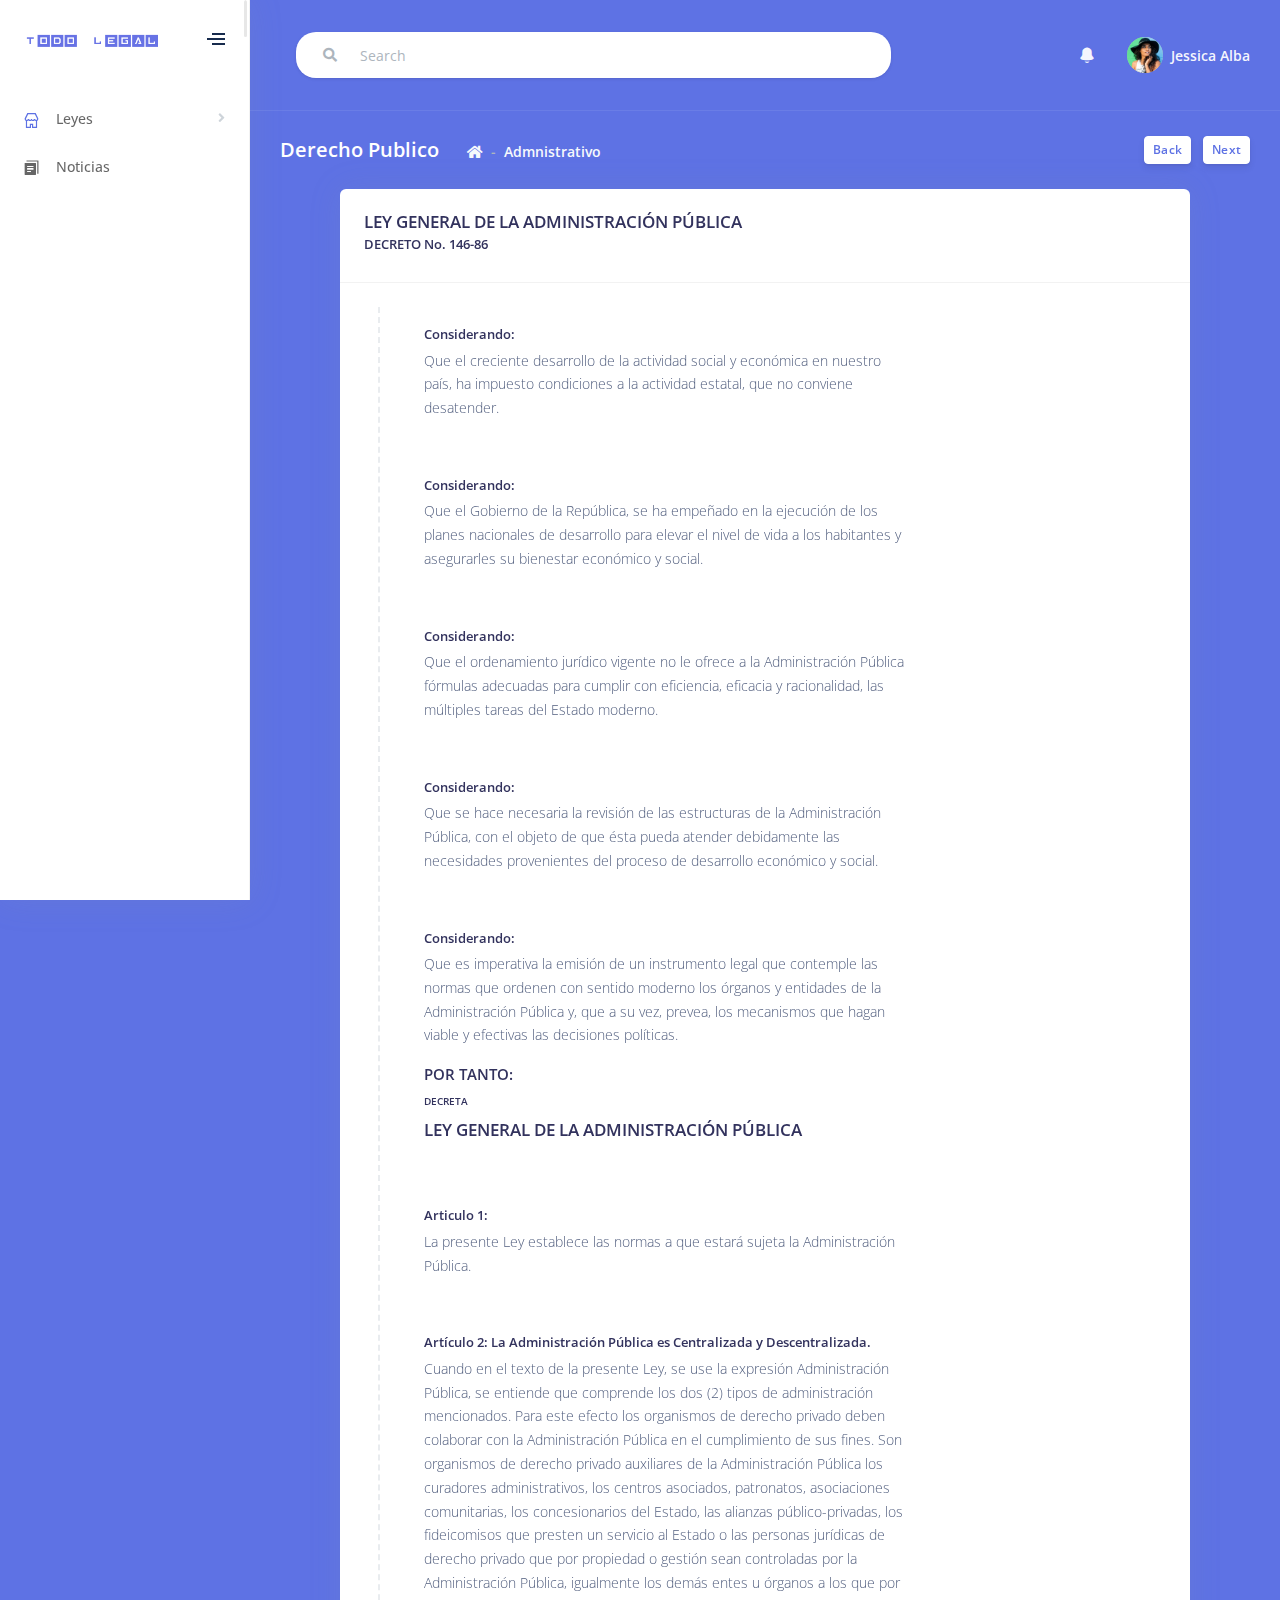
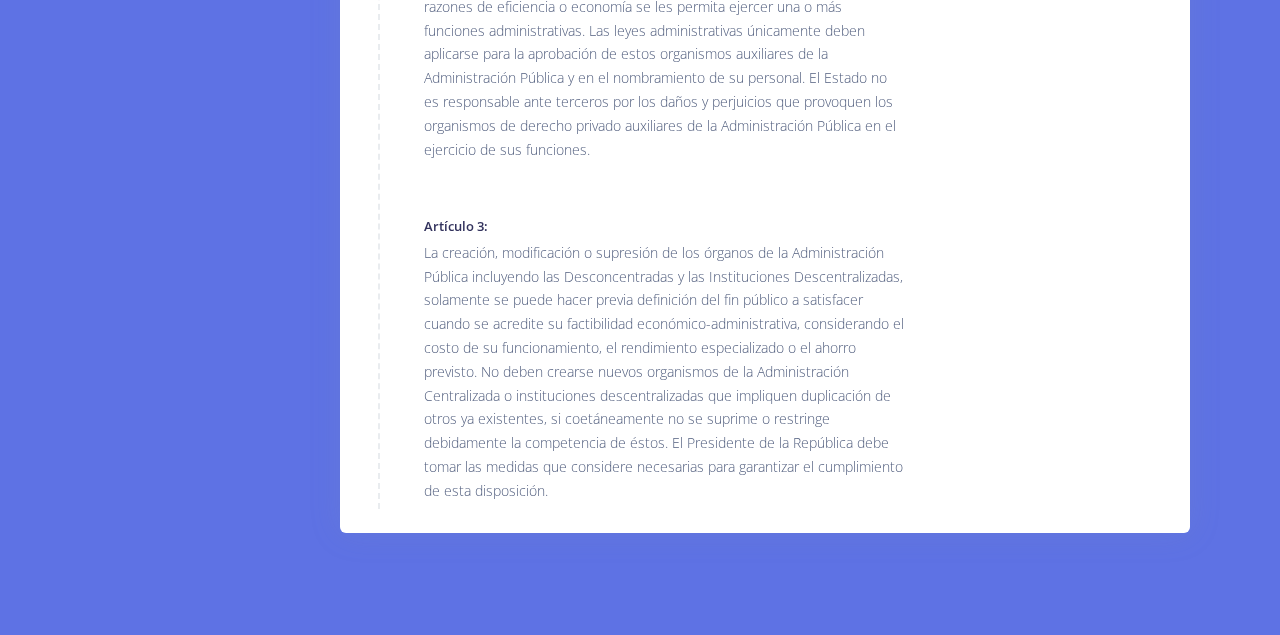
<file: leyes.html>
<!DOCTYPE html>
<html>

<head>
  <meta charset="utf-8">
  <meta name="viewport" content="width=device-width, initial-scale=1, shrink-to-fit=no">
  <meta name="description" content="Start your development with a Dashboard for Bootstrap 4.">
  <meta name="author" content="Creative Tim">
  <title>Argon Dashboard - Free Dashboard for Bootstrap 4</title>
  <!-- Favicon -->
  <link href="./assets/img/brand/favicon.png" rel="icon" type="image/png">
  <!-- Fonts -->
  <link href="https://fonts.googleapis.com/css?family=Open+Sans:300,400,600,700" rel="stylesheet">
  <!-- Icons -->
  <link href="./assets/vendor/nucleo/css/nucleo.css" rel="stylesheet">
  <link href="./assets/vendor/@fortawesome/fontawesome-free/css/all.min.css" rel="stylesheet">
  <!-- Argon CSS -->
  <link type="text/css" href="./assets/css/temp/argon.css?v=1.1.0" rel="stylesheet">

  <link rel="stylesheet" href="./assets/css/searchstyle.css">
</head>

<body>
  <!-- Sidenav -->
  <nav class="sidenav navbar navbar-vertical fixed-left navbar-expand-xs navbar-light bg-white" id="sidenav-main">
    <div class="scroll-wrapper scrollbar-inner" style="position: relative;">
      <div class="scrollbar-inner scroll-content scroll-scrolly_visible"
        style="height: auto; margin-bottom: 0px; margin-right: 0px; max-height: 180px;">
        <!-- Brand -->
        <div class="sidenav-header d-flex align-items-center">
          <a class="navbar-brand" href=".index.html">
            <img src="./assets/img/brand/blue.png" class="navbar-brand-img" alt="...">
          </a>
          <div class="ml-auto">
            <!-- Sidenav toggler -->
            <div class="sidenav-toggler d-none d-xl-block active" data-action="sidenav-unpin"
              data-target="#sidenav-main">
              <div class="sidenav-toggler-inner">
                <i class="sidenav-toggler-line"></i>
                <i class="sidenav-toggler-line"></i>
                <i class="sidenav-toggler-line"></i>
              </div>
            </div>
          </div>
        </div>
        <div class="navbar-inner">
          <!-- Collapse -->
          <div class="collapse navbar-collapse" id="sidenav-collapse-main">
            <!-- Nav items -->
            <ul class="navbar-nav">
              <li class="nav-item">
                <a class="nav-link collapsed" href="#navbar-dashboards" data-toggle="collapse" role="button"
                  aria-expanded="false" aria-controls="navbar-dashboards">
                  <i class="ni ni-shop text-primary"></i>
                  <span class="nav-link-text">Leyes</span>
                </a>
                <div class="collapse" id="navbar-dashboards">
                  <ul class="nav nav-sm flex-column">
                    <li class="nav-item">
                      <a href="./index.html" class="nav-link">Todas</a>
                    </li>
                    <li class="nav-item">
                      <a href="./subcategorias.html" class="nav-link">Penal</a>
                    </li>
                    <li class="nav-item">
                      <a href="./subcategorias.html" class="nav-link">Mercantil</a>
                    </li>
                    <li class="nav-item">
                      <a href="./subcategorias.html" class="nav-link">Civil</a>
                    </li>
                    <li class="nav-item">
                      <a href="./subcategorias.html" class="nav-link">Internacional</a>
                    </li>
                    <li class="nav-item">
                      <a href="./subcategorias.html" class="nav-link">Procesal</a>
                    </li>
                    <li class="nav-item">
                      <a href="./subcategorias.html" class="nav-link">Fiocal o tributario</a>
                    </li>
                    <li class="nav-item">
                      <a href="./subcategorias.html" class="nav-link">Politico o Constitucional</a>
                    </li>
                  </ul>
                </div>
              </li>
              <li class="nav-item">
                <a class="nav-link" href="./noticias.html">
                  <i class="ni ni-single-copy-04 text-black"></i>
                  <span class="nav-link-text">Noticias</span>
                </a>
              </li>
            </ul>
            <!-- Divider -->
            <!--<hr class="my-3">-->

          </div>
        </div>
      </div>
      <div class="scroll-element scroll-x scroll-scrolly_visible">
        <div class="scroll-element_outer">
          <div class="scroll-element_size"></div>
          <div class="scroll-element_track"></div>
          <div class="scroll-bar" style="width: 0px; left: 0px;"></div>
        </div>
      </div>
      <div class="scroll-element scroll-y scroll-scrolly_visible">
        <div class="scroll-element_outer">
          <div class="scroll-element_size"></div>
          <div class="scroll-element_track"></div>
          <div class="scroll-bar" style="height: 37px; top: 0px;"></div>
        </div>
      </div>
    </div>
  </nav>
  <!-- Main content -->

  <div class="main-content" id="panel">
    <!-- Topnav -->
    <nav class="navbar navbar-top navbar-expand navbar-dark bg-primary border-bottom">
      <div class="container-fluid">
        <div class="collapse navbar-collapse" id="navbarSupportedContent">
          <!-- Search form 
              <form class="navbar-search navbar-search-light form-inline mr-sm-3" id="navbar-search-main">
                <div class="form-group mb-0">
                  <div class="input-group input-group-alternative input-group-merge">
                    <div class="input-group-prepend">
                      <span class="input-group-text"><i class="fas fa-search"></i></span>
                    </div>
                    <input class="form-control" placeholder="Search" type="text">
                  </div>
                </div>
                <button type="button" class="close" data-action="search-close" data-target="#navbar-search-main" aria-label="Close">
                  <span aria-hidden="true">×</span>
                </button>
              </form>-->
          <nav id="navbarinverse" class="navbar navbar-inverse bg-inverse">
            <div id="form-group" class="form-group mb-0">
              <div id="input-group" class="input-group input-group-alternative input-group-merge">
                <div id="navbar" class="container navbar-container">
                  <div id="divicon" class="input-group-prepend">
                    <span id="iconsearch" class="input-group-text"><i class="fas fa-search"></i></span>
                  </div>
                  <form id="d-flex" class="form-inline d-flex dropdown" autocomplete="off" onKeypress="if(event.keyCode == 13) event.returnValue = false;">
                    <input id="searchinput" class="form-control" type="text" placeholder="Search"
                      data-toggle="dropdown" onkeyup = "if(event.keyCode == 13) entersearch();">
                      <ul id="ul" class="dropdown-menu" role="menu" aria-labelledby="menu1">

                      </ul>
                  </form>
                </div>
              </div>
            </div>
          </nav>
          <!-- Navbar links -->
          <ul class="navbar-nav align-items-center ml-md-auto">
            <li class="nav-item d-xl-none">
              <!-- Sidenav toggler -->
              <div class="pr-3 sidenav-toggler sidenav-toggler-dark active" data-action="sidenav-pin"
                data-target="#sidenav-main">
                <div class="sidenav-toggler-inner">
                  <i class="sidenav-toggler-line"></i>
                  <i class="sidenav-toggler-line"></i>
                  <i class="sidenav-toggler-line"></i>
                </div>
              </div>
            </li>
            <li class="nav-item d-sm-none">
              <a class="nav-link" href="#" data-action="search-show" data-target="#navbar-search-main">
                <i class="ni ni-zoom-split-in"></i>
              </a>
            </li>
            <li class="nav-item dropdown">
              <a class="nav-link" href="#" role="button" data-toggle="dropdown" aria-haspopup="true"
                aria-expanded="false">
                <i class="ni ni-bell-55"></i>
              </a>
              <div class="dropdown-menu dropdown-menu-xl dropdown-menu-right py-0 overflow-hidden">
                <!-- Dropdown header -->
                <div class="px-3 py-3">
                  <h6 class="text-sm text-muted m-0">Tienes <strong class="text-primary">13</strong> Notificaciones.
                  </h6>
                </div>
                <!-- List group -->
                <div class="list-group list-group-flush">
                  <a href="./noticias.html" class="list-group-item list-group-item-action">
                    <div class="row align-items-center">
                      <div class="col-auto">
                        <!-- Avatar -->
                        <img alt="Image placeholder" src="./assets/img/theme/react.jpg" class="avatar">
                      </div>
                      <div class="col ml--2">
                        <div class="d-flex justify-content-between align-items-center">
                          <div>
                            <h4 class="mb-0 text-sm">Admin</h4>
                          </div>
                          <div class="text-right text-muted">
                            <small>2 hrs ago</small>
                          </div>
                        </div>
                        <p class="text-sm mb-0">Nueva ley de codigo penal</p>
                      </div>
                    </div>
                  </a>
                  <a href="./noticias.html" class="list-group-item list-group-item-action">
                    <div class="row align-items-center">
                      <div class="col-auto">
                        <!-- Avatar -->
                        <img alt="Image placeholder" src="./assets/img/theme/react.jpg" class="avatar rounded-circle">
                      </div>
                      <div class="col ml--2">
                        <div class="d-flex justify-content-between align-items-center">
                          <div>
                            <h4 class="mb-0 text-sm">Admin</h4>
                          </div>
                          <div class="text-right text-muted">
                            <small>3 hrs ago</small>
                          </div>
                        </div>
                        <p class="text-sm mb-0">Una nueva ley de salud y educación.</p>
                      </div>
                    </div>
                  </a>
                  <a href="./noticias.html" class="list-group-item list-group-item-action">
                    <div class="row align-items-center">
                      <div class="col-auto">
                        <!-- Avatar -->
                        <img alt="Image placeholder" src="./assets/img/theme/react.jpg" class="avatar rounded-circle">
                      </div>
                      <div class="col ml--2">
                        <div class="d-flex justify-content-between align-items-center">
                          <div>
                            <h4 class="mb-0 text-sm">Admin</h4>
                          </div>
                          <div class="text-right text-muted">
                            <small>5 hrs ago</small>
                          </div>
                        </div>
                        <p class="text-sm mb-0">Actualizacion Articulo 5, ley Administración.</p>
                      </div>
                    </div>
                  </a>
                  <a href="./noticias.html" class="list-group-item list-group-item-action">
                    <div class="row align-items-center">
                      <div class="col-auto">
                        <!-- Avatar -->
                        <img alt="Image placeholder" src="./assets/img/theme/react.jpg" class="avatar rounded-circle">
                      </div>
                      <div class="col ml--2">
                        <div class="d-flex justify-content-between align-items-center">
                          <div>
                            <h4 class="mb-0 text-sm">Admin</h4>
                          </div>
                          <div class="text-right text-muted">
                            <small>8 hrs ago</small>
                          </div>
                        </div>
                        <p class="text-sm mb-0">Actualizate a Premium</p>
                      </div>
                    </div>
                  </a>
                </div>
                <!-- View all -->
                <a href="#!" class="dropdown-item text-center text-primary font-weight-bold py-3">Ver Todas</a>
              </div>
            </li>
          </ul>
          <ul class="navbar-nav align-items-center ml-auto ml-md-0">
            <li class="nav-item dropdown">
              <a class="nav-link pr-0" href="#" role="button" data-toggle="dropdown" aria-haspopup="true"
                aria-expanded="false">
                <div class="media align-items-center">
                  <span class="avatar avatar-sm rounded-circle">
                    <img alt="Image placeholder" src="./assets/img/theme/team-4-800x800.jpg">
                  </span>
                  <div class="media-body ml-2 d-none d-lg-block">
                    <span class="mb-0 text-sm  font-weight-bold">Jessica Alba</span>
                  </div>
                </div>
              </a>
              <div class="dropdown-menu dropdown-menu-right">
                <div class="dropdown-header noti-title">
                  <h6 class="text-overflow m-0">Bienvenid@!</h6>
                </div>
                <a href="#!" class="dropdown-item">
                  <i class="ni ni-single-02"></i>
                  <span>Mi perfil</span>
                </a>
                <a href="#!" class="dropdown-item">
                  <i class="ni ni-support-16"></i>
                  <span>Soporte</span>
                </a>
                <div class="dropdown-divider"></div>
                <a href="#!" class="dropdown-item">
                  <i class="ni ni-user-run"></i>
                  <span>Salir</span>
                </a>
              </div>
            </li>
          </ul>
        </div>
      </div>
    </nav>
    <!-- Header -->
    <!-- Header -->
    <div class="header bg-primary pb-6">
      <div class="container-fluid">
        <div class="header-body">
          <div class="row align-items-center py-4">
            <div class="col-lg-6 col-7">
              <h6 class="h2 text-white d-inline-block mb-0">Derecho Publico</h6>
              <nav aria-label="breadcrumb" class="d-none d-md-inline-block ml-md-4">
                <ol class="breadcrumb breadcrumb-links breadcrumb-dark">
                  <li class="breadcrumb-item"><a href="#"><i class="fas fa-home"></i></a></li>
                  <li class="breadcrumb-item"><a href="#">Admnistrativo</a></li>
                </ol>
              </nav>
            </div>
            <div class="col-lg-6 col-5 text-right">
              <a href="#" class="btn btn-sm btn-neutral">Back</a>
              <a href="#" class="btn btn-sm btn-neutral">Next</a>
            </div>
          </div>
          <!-- Card stats -->
          <div class="container-fluid">
            <div class="container-fluid">
              <div class="row">
                <div class="col-lg-12">
                  <div class="card">
                    <div class="card-header bg-transparent">
                      <h3 class="mb-0">LEY GENERAL DE LA ADMINISTRACIÓN PÚBLICA</h3>
                      <h5>DECRETO No. 146-86</h5>
                    </div>
                    <div class="card-body">
                      <div class="timeline timeline-one-side" data-timeline-content="axis" data-timeline-axis-style="dashed">
                        <div class="timeline-block">
                          <div class="timeline-content">
                            <h5 class=" mt-3 mb-0">Considerando:</h5>
                            <p class=" text-sm mt-1 mb-0">Que el creciente desarrollo de la actividad social y económica en
                              nuestro país, ha impuesto condiciones a la actividad estatal, que no conviene
                              desatender.</p>
                          </div>
                        </div>
                        <div class="timeline-block">
                          <div class="timeline-content">
                            <h5 class=" mt-3 mb-0">Considerando:</h5>
                            <p class=" text-sm mt-1 mb-0"> Que el Gobierno de la República, se ha empeñado en la ejecución
                              de los planes nacionales de desarrollo para elevar el nivel de vida a los habitantes
                              y asegurarles su bienestar económico y social.</p>
                          </div>
                        </div>
                        <div class="timeline-block">
                          <div class="timeline-content">
                            <h5 class=" mt-3 mb-0">Considerando:</h5>
                            <p class=" text-sm mt-1 mb-0"> Que el ordenamiento jurídico vigente no le ofrece a la
                              Administración Pública fórmulas adecuadas para cumplir con eficiencia, eficacia y
                              racionalidad, las múltiples tareas del Estado moderno.</p>
                          </div>
                        </div>
                        <div class="timeline-block">
                          <div class="timeline-content">
                            <h5 class=" mt-3 mb-0">Considerando:</h5>
                            <p class=" text-sm mt-1 mb-0">Que se hace necesaria la revisión de las estructuras de la
                              Administración Pública, con el objeto de que ésta pueda atender debidamente las
                              necesidades provenientes del proceso de desarrollo económico y social.
                            </p>
                          </div>
                        </div>
                        <div class="timeline-block">
                          <div class="timeline-content">
                            <h5 class=" mt-3 mb-0">Considerando:</h5>
                            <p class=" text-sm mt-1 mb-0">Que es imperativa la emisión de un instrumento legal que
                              contemple las normas que ordenen con sentido moderno los órganos y entidades
                              de la Administración Pública y, que a su vez, prevea, los mecanismos que hagan
                              viable y efectivas las decisiones políticas.</p>
                            <div class="mt-3">
                              <h4>POR TANTO:</h4>
                              <h6>DECRETA</h6>
                              <h3>LEY GENERAL DE LA
                                  ADMINISTRACIÓN PÚBLICA</h3>
                            </div>
                          </div>
                        </div>
                        <div class="timeline-block">
                            <div class="timeline-content">
                              <h5 class=" mt-3 mb-0">Articulo 1:</h5>
                              <p class=" text-sm mt-1 mb-0">La presente Ley establece las normas a que estará sujeta la
                                  Administración Pública.</p>
                            </div>
                        </div>
                        <div class="timeline-block">
                            <div class="timeline-content">
                              <h5 class=" mt-3 mb-0"><span>Artículo 2:</span>
                                  La Administración Pública es Centralizada y Descentralizada. </h5>
                              <p class=" text-sm mt-1 mb-0">Cuando en el texto de la presente Ley, se use la expresión Administración Pública,
                                  se entiende que comprende los dos (2) tipos de administración mencionados.
                                  Para este efecto los organismos de derecho privado deben colaborar con la
                                  Administración Pública en el cumplimiento de sus fines. Son organismos de
                                  derecho privado auxiliares de la Administración Pública los curadores
                                  administrativos, los centros asociados, patronatos, asociaciones comunitarias, los
                                  concesionarios del Estado, las alianzas público-privadas, los fideicomisos que
                                  presten un servicio al Estado o las personas jurídicas de derecho privado que por
                                  propiedad o gestión sean controladas por la Administración Pública, igualmente
                                  los demás entes u órganos a los que por razones de eficiencia o economía se les
                                  permita ejercer una o más funciones administrativas.
                                  Las leyes administrativas únicamente deben aplicarse para la aprobación de estos
                                  organismos auxiliares de la Administración Pública y en el nombramiento de su
                                  personal.
                                  El Estado no es responsable ante terceros por los daños y perjuicios que
                                  provoquen los organismos de derecho privado auxiliares de la Administración
                                  Pública en el ejercicio de sus funciones.
                              </p>
                            </div>
                        </div>
                        <div class="timeline-block">
                            <div class="timeline-content">
                              <h5 class=" mt-3 mb-0"><span>Artículo 3:</span>
                              </h5>
                              <p class=" text-sm mt-1 mb-0">La creación, modificación o supresión de los órganos de la
                                  Administración Pública incluyendo las Desconcentradas y las Instituciones
                                  Descentralizadas, solamente se puede hacer previa definición del fin público a
                                  satisfacer cuando se acredite su factibilidad económico-administrativa,
                                  considerando el costo de su funcionamiento, el rendimiento especializado o el
                                  ahorro previsto.
                                  No deben crearse nuevos organismos de la Administración Centralizada o
                                  instituciones descentralizadas que impliquen duplicación de otros ya existentes, si
                                  coetáneamente no se suprime o restringe debidamente la competencia de éstos.
                                  El Presidente de la República debe tomar las medidas que considere necesarias
                                  para garantizar el cumplimiento de esta disposición.
                                  
                              </p>
                            </div>
                        </div>
                      </div>
                    </div>
                  </div>
                </div>
              </div>
            </div>
        </div>
      </div>
    </div>
          </div>
      </div>
    </div>
  </div>

  <!-- Argon Scripts -->
  <!-- Core -->
  <script src="./assets/vendor/jquery/dist/jquery.min.js"></script>
  <script src="./assets/vendor/bootstrap/dist/js/bootstrap.bundle.min.js"></script>
  <script src="./assets/js/temp/js.cookie.js"></script>
  <script src="./assets/js/temp/jquery.scrollbar.min.js"></script>
  <script src="./assets/js/temp/jquery-scrollLock.min.js"></script>
  <!-- Optional JS -->
  <script src="./assets/vendor/chart.js/dist/Chart.min.js"></script>
  <script src="./assets/vendor/chart.js/dist/Chart.extension.js"></script>
  <!-- Argon JS -->
  <script src="./assets/js/temp/argon.min.js"></script>
  <script src="./assets/js/temp/demo.min.js"></script>
  <script src="./assets/js/search.js"></script>

</body>

</html>
</file>
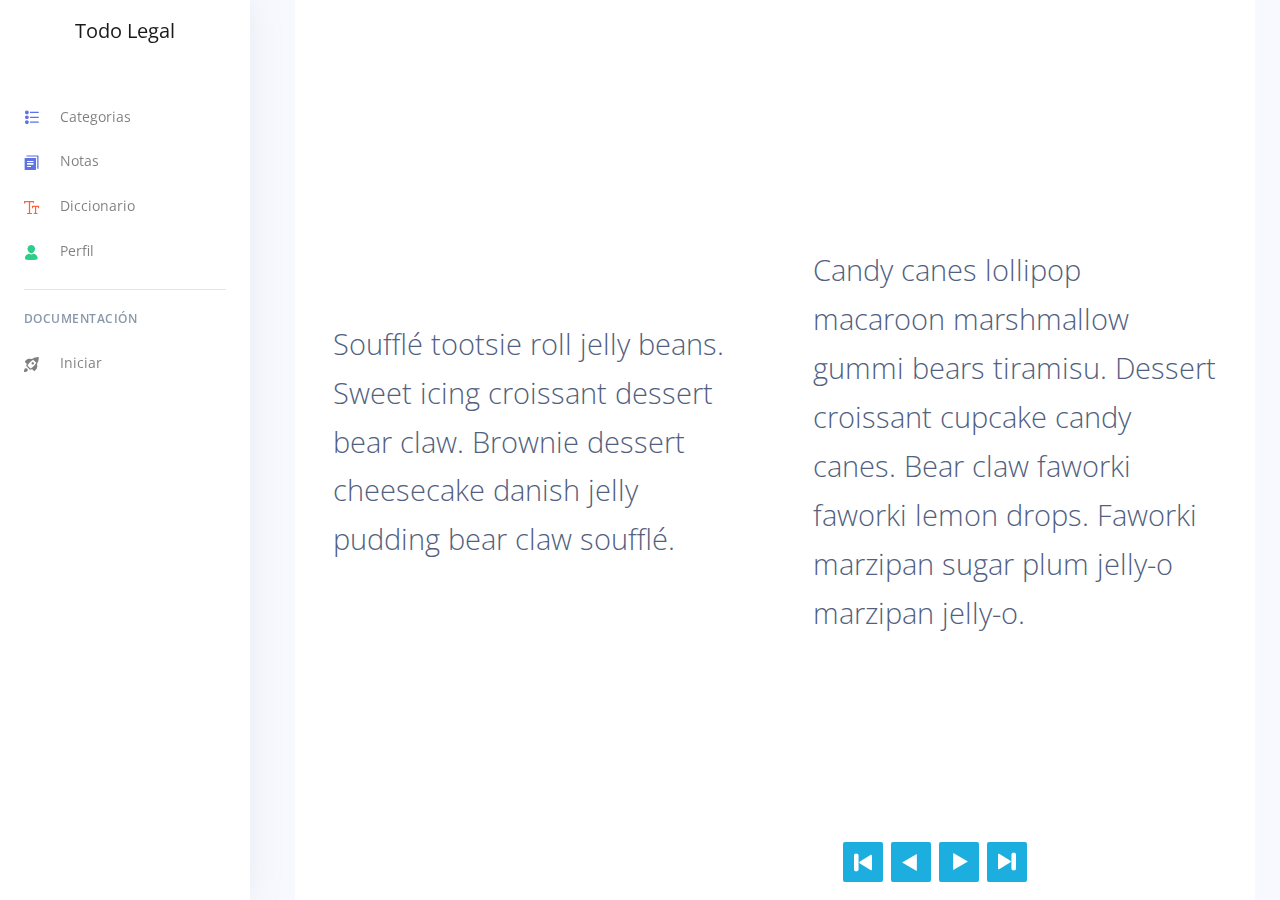
<file: leyes2.html>
<!DOCTYPE html>
<html>

<head>
  <meta charset="utf-8">
  <meta name="viewport" content="width=device-width, initial-scale=1, shrink-to-fit=no">
  <meta name="description" content="Start your development with a Dashboard for Bootstrap 4.">
  <meta name="author" content="Creative Tim">
  <title>Argon Dashboard - Free Dashboard for Bootstrap 4</title>
  <!-- Favicon -->
  <link rel="stylesheet" type="text/css" href="./assets/css/default.css" />
  <link rel="stylesheet" type="text/css" href="./assets/css/bookblock.css" />
  <!-- custom demo style -->
  <link rel="stylesheet" type="text/css" href="./assets/css/demo4.css" />
  <script src="./assets/js/modernizr.custom.js"></script>

  <link href="./assets/img/brand/favicon.png" rel="icon" type="image/png">
  <!-- Fonts -->
  <link href="https://fonts.googleapis.com/css?family=Open+Sans:300,400,600,700" rel="stylesheet">
  <!-- Icons -->
  <link href="./assets/vendor/nucleo/css/nucleo.css" rel="stylesheet">
  <link href="./assets/vendor/@fortawesome/fontawesome-free/css/all.min.css" rel="stylesheet">
  <!-- Argon CSS -->
  <link type="text/css" href="./assets/css/argon.css?v=1.0.0" rel="stylesheet">
</head>

<body>

    <nav class="navbar navbar-vertical fixed-left navbar-expand-md navbar-light bg-white" id="sidenav-main">
        <div class="container-fluid">
          <!-- Toggler -->
          <button class="navbar-toggler" type="button" data-toggle="collapse" data-target="#sidenav-collapse-main" aria-controls="sidenav-main" aria-expanded="false" aria-label="Toggle navigation">
            <span class="navbar-toggler-icon"></span>
          </button>
          <!-- Brand -->
          <a class="navbar-brand pt-0" href="./index.html">
            <!--<img src="./assets/img/brand/blue.png" class="navbar-brand-img" alt="...">-->
            Todo Legal
          </a>
          <!-- User -->
          <ul class="nav align-items-center d-md-none">
            <li class="nav-item dropdown">
              <a class="nav-link nav-link-icon" href="#" role="button" data-toggle="dropdown" aria-haspopup="true" aria-expanded="false">
                <i class="ni ni-bell-55"></i>
              </a>
              <div class="dropdown-menu dropdown-menu-arrow dropdown-menu-right" aria-labelledby="navbar-default_dropdown_1">
                <a class="dropdown-item" href="#">Action</a>
                <a class="dropdown-item" href="#">Another action</a>
                <div class="dropdown-divider"></div>
                <a class="dropdown-item" href="#">Something else here</a>
              </div>
            </li>
            <li class="nav-item dropdown">
              <a class="nav-link" href="#" role="button" data-toggle="dropdown" aria-haspopup="true" aria-expanded="false">
                <div class="media align-items-center">
                  <span class="avatar avatar-sm rounded-circle">
                    <img alt="Image placeholder" src="./assets/img/theme/team-1-800x800.jpg">
                  </span>
                </div>
              </a>
              <div class="dropdown-menu dropdown-menu-arrow dropdown-menu-right">
                <div class=" dropdown-header noti-title">
                  <h6 class="text-overflow m-0">Welcome!</h6>
                </div>
                <a href="./examples/profile.html" class="dropdown-item">
                  <i class="ni ni-single-02"></i>
                  <span>My profile</span>
                </a>
                <a href="./examples/profile.html" class="dropdown-item">
                  <i class="ni ni-settings-gear-65"></i>
                  <span>Settings</span>
                </a>
                <a href="./examples/profile.html" class="dropdown-item">
                  <i class="ni ni-calendar-grid-58"></i>
                  <span>Activity</span>
                </a>
                <a href="./examples/profile.html" class="dropdown-item">
                  <i class="ni ni-support-16"></i>
                  <span>Support</span>
                </a>
                <div class="dropdown-divider"></div>
                <a href="#!" class="dropdown-item">
                  <i class="ni ni-user-run"></i>
                  <span>Logout</span>
                </a>
              </div>
            </li>
          </ul>
          <!-- Collapse -->
          <div class="collapse navbar-collapse" id="sidenav-collapse-main">
            <!-- Collapse header -->
            <div class="navbar-collapse-header d-md-none">
              <div class="row">
                <div class="col-6 collapse-brand">
                  <a href="./index.html">
                    <img src="./assets/img/brand/blue.png">
                  </a>
                </div>
                <div class="col-6 collapse-close">
                  <button type="button" class="navbar-toggler" data-toggle="collapse" data-target="#sidenav-collapse-main" aria-controls="sidenav-main" aria-expanded="false" aria-label="Toggle sidenav">
                    <span></span>
                    <span></span>
                  </button>
                </div>
              </div>
            </div>
            <!-- Form -->
            <form class="mt-4 mb-3 d-md-none">
              <div class="input-group input-group-rounded input-group-merge">
                <input type="search" class="form-control form-control-rounded form-control-prepended" placeholder="Search" aria-label="Search">
                <div class="input-group-prepend">
                  <div class="input-group-text">
                    <span class="fa fa-search"></span>
                  </div>
                </div>
              </div>
            </form>
            <!-- Navigation -->
            <ul class="navbar-nav">
              <li class="nav-item">
                <a class="nav-link" href="./index.html">
                  <i class="ni ni-bullet-list-67 text-primary"></i> Categorias
                </a>
              </li>
              <li class="nav-item">
                <a class="nav-link" href="./notas.html">
                  <i class="ni ni-single-copy-04 text-blue"></i> Notas
                </a>
              </li>
              <li class="nav-item">
                <a class="nav-link" href="./diccionario.html">
                  <i class="ni ni-caps-small text-orange"></i> Diccionario
                </a>
              </li>
              <li class="nav-item">
                <a class="nav-link" href="./perfil.html">
                  <i class="ni ni-single-02 text-green"></i> Perfil
                </a>
              </li>
            </ul>
            <!-- Divider -->
            <hr class="my-3">
            <!-- Heading -->
            <h6 class="navbar-heading text-muted">Documentación</h6>
            <!-- Navigation -->
            <ul class="navbar-nav mb-md-3">
              <li class="nav-item">
                <a class="nav-link" href="https://demos.creative-tim.com/argon-dashboard/docs/getting-started/overview.html">
                  <i class="ni ni-spaceship"></i> Iniciar
                </a>
              </li>
            </ul>
          </div>
        </div>
      </nav>

      <!--
      <nav class="navbar navbar-top navbar-expand-md navbar-dark" id="navbar-main">
          <div class="container-fluid">
          
        <form class="navbar-search navbar-search-dark form-inline mr-3 d-none d-md-flex ml-lg-auto">
            <div class="form-group mb-0">
              <div class="input-group input-group-alternative">
                <div class="input-group-prepend">
                  <span class="input-group-text"><i class="fas fa-search"></i></span>
                </div>
                <input class="form-control" placeholder="Search" type="text">
              </div>
            </div>
          </form>
          </div>
      </nav>-->
  
  <div class="container">
    


      <div class="bb-custom-wrapper">    
      <div id="bb-bookblock" class="bb-bookblock">
        <div class="bb-item">
          <div class="bb-custom-side">
            <p>Soufflé tootsie roll jelly beans. Sweet icing croissant dessert bear claw. Brownie dessert cheesecake danish jelly pudding bear claw soufflé.</p>
          </div>
          <div class="bb-custom-side">
            <p>Candy canes lollipop macaroon marshmallow gummi bears tiramisu. Dessert croissant cupcake candy canes. Bear claw faworki faworki lemon drops. Faworki marzipan sugar plum jelly-o marzipan jelly-o.</p>
          </div>
        </div>
        <div class="bb-item">
          <div class="bb-custom-side">
            <p>Soufflé tootsie roll jelly beans. Sweet icing croissant dessert bear claw. Brownie dessert cheesecake danish jelly pudding bear claw soufflé.</p>
          </div>
          <div class="bb-custom-side">
            <p>Candy canes lollipop macaroon marshmallow gummi bears tiramisu. Dessert croissant cupcake candy canes. Bear claw faworki faworki lemon drops. Faworki marzipan sugar plum jelly-o marzipan jelly-o.</p>
          </div>
        </div>
        <div class="bb-item">
          <div class="bb-custom-side">
            <p>Croissant pudding gingerbread gummi bears marshmallow halvah. Wafer donut croissant. Cookie muffin jelly beans pie croissant croissant candy canes jelly marshmallow.</p>
          </div>
          <div class="bb-custom-side">
            <p>Wafer donut caramels chocolate caramels sweet roll. Gummi bears powder candy chocolate cake gummi bears icing wafer cupcake. Brownie cotton candy pastry chocolate wypas.</p>
          </div>
        </div>
        <div class="bb-item">
          <div class="bb-custom-side">
            <p>Marzipan dragée candy canes chocolate cake. Soufflé faworki jelly gingerbread cupcake. Powder gummies applicake.</p>
          </div>
          <div class="bb-custom-side">
            <p>Cotton candy caramels tootsie roll soufflé powder lemon drops carrot cake danish. Cotton candy candy canes fruitcake muffin gingerbread. Jujubes soufflé gingerbread donut donut.</p>
          </div>
        </div>
        <div class="bb-item">
          <div class="bb-custom-side">
            <p>Jujubes fruitcake tiramisu liquorice chocolate cake. Carrot cake faworki donut soufflé oat cake tootsie roll. Fruitcake fruitcake cake sweet pie jelly beans. Chocolate cake candy jujubes oat cake toffee croissant muffin.</p>
          </div>
          <div class="bb-custom-side">
            <p>Chocolate bar tiramisu marzipan. Croissant soufflé croissant lollipop liquorice dragée chupa chups carrot cake. Liquorice lollipop halvah toffee lollipop.</p>
          </div>
        </div>
      </div>

      <nav>
        <a id="bb-nav-first" href="#" class="bb-custom-icon bb-custom-icon-first">First page</a>
        <a id="bb-nav-prev" href="#" class="bb-custom-icon bb-custom-icon-arrow-left">Previous</a>
        <a id="bb-nav-next" href="#" class="bb-custom-icon bb-custom-icon-arrow-right">Next</a>
        <a id="bb-nav-last" href="#" class="bb-custom-icon bb-custom-icon-last">Last page</a>
      </nav>

    </div>
  </div><!-- /container -->
  
  <!-- Page content -->

  <script src="https://ajax.googleapis.com/ajax/libs/jquery/1.9.1/jquery.min.js"></script>
  <script src="./assets/js/jquerypp.custom.js"></script>
  <script src="./assets/js/jquery.bookblock.js"></script>
  <script>
    var Page = (function() {
      
      var config = {
          $bookBlock : $( '#bb-bookblock' ),
          $navNext : $( '#bb-nav-next' ),
          $navPrev : $( '#bb-nav-prev' ),
          $navFirst : $( '#bb-nav-first' ),
          $navLast : $( '#bb-nav-last' )
        },
        init = function() {
          config.$bookBlock.bookblock( {
            speed : 1000,
            shadowSides : 0.8,
            shadowFlip : 0.4
          } );
          initEvents();
        },
        initEvents = function() {
          
          var $slides = config.$bookBlock.children();

          // add navigation events
          config.$navNext.on( 'click touchstart', function() {
            config.$bookBlock.bookblock( 'next' );
            return false;
          } );

          config.$navPrev.on( 'click touchstart', function() {
            config.$bookBlock.bookblock( 'prev' );
            return false;
          } );

          config.$navFirst.on( 'click touchstart', function() {
            config.$bookBlock.bookblock( 'first' );
            return false;
          } );

          config.$navLast.on( 'click touchstart', function() {
            config.$bookBlock.bookblock( 'last' );
            return false;
          } );
          
          // add swipe events
          $slides.on( {
            'swipeleft' : function( event ) {
              config.$bookBlock.bookblock( 'next' );
              return false;
            },
            'swiperight' : function( event ) {
              config.$bookBlock.bookblock( 'prev' );
              return false;
            }
          } );

          // add keyboard events
          $( document ).keydown( function(e) {
            var keyCode = e.keyCode || e.which,
              arrow = {
                left : 37,
                up : 38,
                right : 39,
                down : 40
              };

            switch (keyCode) {
              case arrow.left:
                config.$bookBlock.bookblock( 'prev' );
                break;
              case arrow.right:
                config.$bookBlock.bookblock( 'next' );
                break;
            }
          } );
        };

        return { init : init };

    })();
  </script>
  <script>
      Page.init();
  </script>
</body>

</html>
</file>
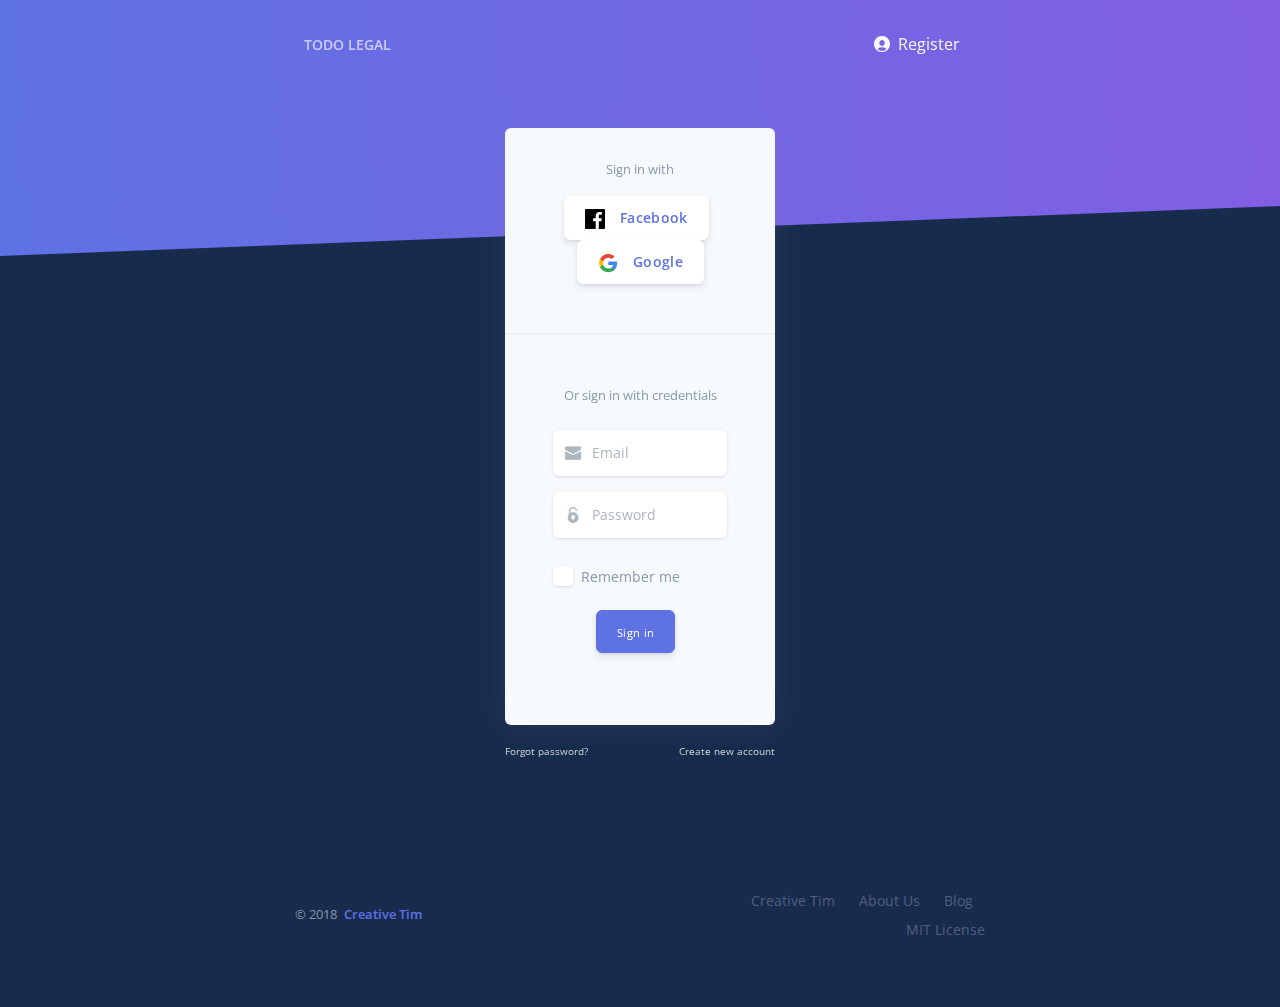
<file: login.html>
<!DOCTYPE html>
<html>

<head>
  <meta charset="utf-8">
  <meta name="viewport" content="width=device-width, initial-scale=1, shrink-to-fit=no">
  <meta name="description" content="Start your development with a Dashboard for Bootstrap 4.">
  <meta name="author" content="Creative Tim">
  <title>Argon Dashboard - Free Dashboard for Bootstrap 4</title>
  <!-- Favicon -->
  <link href="./assets/img/brand/favicon.png" rel="icon" type="image/png">
  <!-- Fonts -->
  <link href="https://fonts.googleapis.com/css?family=Open+Sans:300,400,600,700" rel="stylesheet">
  <!-- Icons -->
  <link href="./assets/vendor/nucleo/css/nucleo.css" rel="stylesheet">
  <link href="./assets/vendor/@fortawesome/fontawesome-free/css/all.min.css" rel="stylesheet">
  <!-- Argon CSS -->
  <link type="text/css" href="./assets/css/argon.css?v=1.0.0" rel="stylesheet">
</head>

<body class="bg-default">
  <div class="main-content">
    <!-- Navbar -->
    <nav class="navbar navbar-top navbar-horizontal navbar-expand-md navbar-dark">
      <div class="container px-4">
        <a class="navbar-brand" href="../index.html">
          <!--<img src="./assets/img/brand/white.png" />-->
          Todo Legal
        </a>
        <button class="navbar-toggler" type="button" data-toggle="collapse" data-target="#navbar-collapse-main" aria-controls="navbarSupportedContent" aria-expanded="false" aria-label="Toggle navigation">
          <span class="navbar-toggler-icon"></span>
        </button>
        <div class="collapse navbar-collapse" id="navbar-collapse-main">
          <!-- Collapse header -->
          <div class="navbar-collapse-header d-md-none">
            <div class="row">
              <div class="col-6 collapse-brand">
                <a href="./index.html">
                  <img src="../assets/img/brand/blue.png">
                </a>
              </div>
              <div class="col-6 collapse-close">
                <button type="button" class="navbar-toggler" data-toggle="collapse" data-target="#navbar-collapse-main" aria-controls="sidenav-main" aria-expanded="false" aria-label="Toggle sidenav" onclick="click();">
                  <span></span>
                  <span></span>
                </button>
              </div>
            </div>
          </div>
          <!-- Navbar items -->
          <ul class="navbar-nav ml-auto">
            <li class="nav-item">
              <a class="nav-link nav-link-icon" href="./register.html">
                <i class="ni ni-circle-08"></i>
                <span class="nav-link-inner--text">Register</span>
              </a>
            </li>         
          </ul>
        </div>
      </div>
    </nav>
    <!-- Header -->
    <div class="header bg-gradient-primary py-7 py-lg-8">
      <div class="container">
      </div>
      <div class="separator separator-bottom separator-skew zindex-100">
        <svg x="0" y="0" viewBox="0 0 2560 100" preserveAspectRatio="none" version="1.1" xmlns="http://www.w3.org/2000/svg">
          <polygon class="fill-default" points="2560 0 2560 100 0 100"></polygon>
        </svg>
      </div>
    </div>
    <!-- Page content -->
    <div class="container mt--8 pb-5">
      <div class="row justify-content-center">
        <div class="col-lg-5 col-md-7">
          <div class="card bg-secondary shadow border-0">
            <div class="card-header bg-transparent pb-5">
              <div class="text-muted text-center mt-2 mb-3"><small>Sign in with</small></div>
              <div class="btn-wrapper text-center">
                <a href="#" class="btn btn-neutral btn-icon">
                  <span class="btn-inner--icon"><img src="./assets/img/icons/common/facebook.svg"></span>
                  <span class="btn-inner--text">Facebook</span>
                </a>
                <a href="#" class="btn btn-neutral btn-icon">
                  <span class="btn-inner--icon"><img src="./assets/img/icons/common/google.svg"></span>
                  <span class="btn-inner--text">Google</span>
                </a>
              </div>
            </div>
            <div class="card-body px-lg-5 py-lg-5">
              <div class="text-center text-muted mb-4">
                <small>Or sign in with credentials</small>
              </div>
              <form role="form">
                <div class="form-group mb-3">
                  <div class="input-group input-group-alternative">
                    <div class="input-group-prepend">
                      <span class="input-group-text"><i class="ni ni-email-83"></i></span>
                    </div>
                    <input class="form-control" placeholder="Email" type="email">
                  </div>
                </div>
                <div class="form-group">
                  <div class="input-group input-group-alternative">
                    <div class="input-group-prepend">
                      <span class="input-group-text"><i class="ni ni-lock-circle-open"></i></span>
                    </div>
                    <input class="form-control" placeholder="Password" type="password">
                  </div>
                </div>
                <div class="custom-control custom-control-alternative custom-checkbox">
                  <input class="custom-control-input" id=" customCheckLogin" type="checkbox">
                  <label class="custom-control-label" for=" customCheckLogin">
                    <span class="text-muted">Remember me</span>
                  </label>
                </div>
                <div class="text-center">
                  <a href="./index.html" class="btn btn-primary my-4"><small>Sign in</a>
                </div>
              </form>
            </div>
          </div>
          <div class="row mt-3">
            <div class="col-6">
              <a href="#" class="text-light"><small>Forgot password?</small></a>
            </div>
            <div class="col-6 text-right">
              <a href="#" class="text-light"><small>Create new account</small></a>
            </div>
          </div>
        </div>
      </div>
    </div>
  </div>
  <!-- Footer -->
  <footer class="py-5">
    <div class="container">
      <div class="row align-items-center justify-content-xl-between">
        <div class="col-xl-6">
          <div class="copyright text-center text-xl-left text-muted">
            &copy; 2018 <a href="https://www.creative-tim.com" class="font-weight-bold ml-1" target="_blank">Creative Tim</a>
          </div>
        </div>
        <div class="col-xl-6">
          <ul class="nav nav-footer justify-content-center justify-content-xl-end">
            <li class="nav-item">
              <a href="https://www.creative-tim.com" class="nav-link" target="_blank">Creative Tim</a>
            </li>
            <li class="nav-item">
              <a href="https://www.creative-tim.com/presentation" class="nav-link" target="_blank">About Us</a>
            </li>
            <li class="nav-item">
              <a href="http://blog.creative-tim.com" class="nav-link" target="_blank">Blog</a>
            </li>
            <li class="nav-item">
              <a href="https://github.com/creativetimofficial/argon-dashboard/blob/master/LICENSE.md" class="nav-link" target="_blank">MIT License</a>
            </li>
          </ul>
        </div>
      </div>
    </div>
  </footer>
  <!-- Argon Scripts -->
  <!-- Core -->
  <script src="./assets/vendor/jquery/dist/jquery.min.js"></script>
  <script src="./assets/vendor/bootstrap/dist/js/bootstrap.bundle.min.js"></script>
  <!-- Argon JS -->
  <script src="./assets/js/argon.js?v=1.0.0"></script>
</body>

</html>
</file>
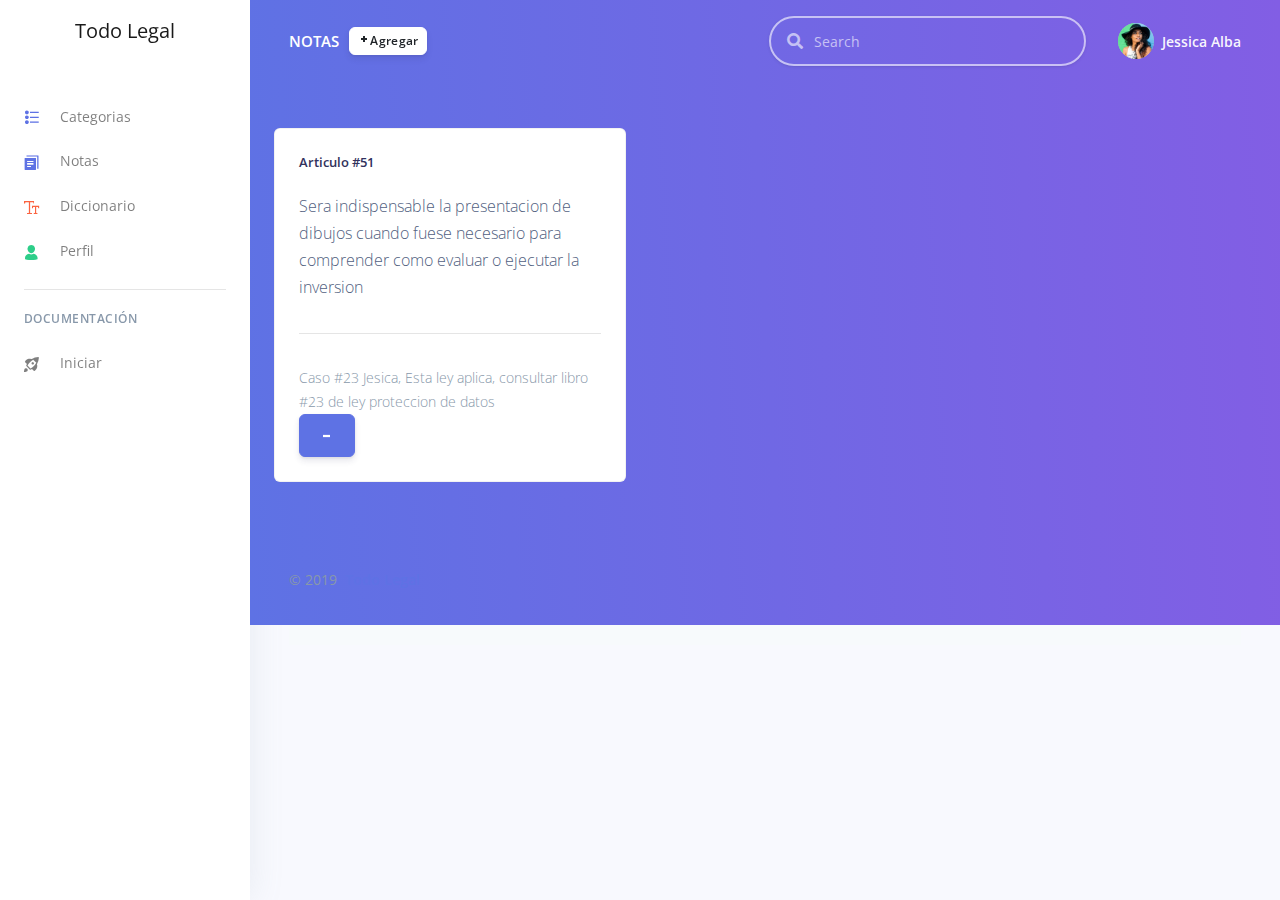
<file: notas.html>
<!DOCTYPE html>
<html>

<head>
  <meta charset="utf-8">
  <meta name="viewport" content="width=device-width, initial-scale=1, shrink-to-fit=no">
  <meta name="description" content="Start your development with a Dashboard for Bootstrap 4.">
  <meta name="author" content="Creative Tim">
  <title>Argon Dashboard - Free Dashboard for Bootstrap 4</title>
  <!-- Favicon -->
  <link href="./assets/img/brand/favicon.png" rel="icon" type="image/png">
  <!-- Fonts -->
  <link href="https://fonts.googleapis.com/css?family=Open+Sans:300,400,600,700" rel="stylesheet">
  <!-- Icons -->
  <link href="./assets/vendor/nucleo/css/nucleo.css" rel="stylesheet">
  <link href="./assets/vendor/@fortawesome/fontawesome-free/css/all.min.css" rel="stylesheet">
  <!-- Argon CSS -->
  <link type="text/css" href="./assets/css/argon.css?v=1.0.0" rel="stylesheet">
</head>

<body>
  <!-- Sidenav -->
  <nav class="navbar navbar-vertical fixed-left navbar-expand-md navbar-light bg-white" id="sidenav-main">
    <div class="container-fluid">
      <!-- Toggler -->
      <button class="navbar-toggler" type="button" data-toggle="collapse" data-target="#sidenav-collapse-main" aria-controls="sidenav-main" aria-expanded="false" aria-label="Toggle navigation">
        <span class="navbar-toggler-icon"></span>
      </button>
      <!-- Brand -->
      <a class="navbar-brand pt-0" href="./index.html">
        <!--<img src="./assets/img/brand/blue.png" class="navbar-brand-img" alt="...">-->
        Todo Legal
      </a>
      <!-- User -->
      <ul class="nav align-items-center d-md-none">
        <li class="nav-item dropdown">
          <a class="nav-link nav-link-icon" href="#" role="button" data-toggle="dropdown" aria-haspopup="true" aria-expanded="false">
            <i class="ni ni-bell-55"></i>
          </a>
          <div class="dropdown-menu dropdown-menu-arrow dropdown-menu-right" aria-labelledby="navbar-default_dropdown_1">
            <a class="dropdown-item" href="#">Action</a>
            <a class="dropdown-item" href="#">Another action</a>
            <div class="dropdown-divider"></div>
            <a class="dropdown-item" href="#">Something else here</a>
          </div>
        </li>
        <li class="nav-item dropdown">
          <a class="nav-link" href="#" role="button" data-toggle="dropdown" aria-haspopup="true" aria-expanded="false">
            <div class="media align-items-center">
              <span class="avatar avatar-sm rounded-circle">
                <img alt="Image placeholder" src="./assets/img/theme/team-1-800x800.jpg">
              </span>
            </div>
          </a>
          <div class="dropdown-menu dropdown-menu-arrow dropdown-menu-right">
            <div class=" dropdown-header noti-title">
              <h6 class="text-overflow m-0">Welcome!</h6>
            </div>
            <a href="./examples/profile.html" class="dropdown-item">
              <i class="ni ni-single-02"></i>
              <span>My profile</span>
            </a>
            <a href="./examples/profile.html" class="dropdown-item">
              <i class="ni ni-settings-gear-65"></i>
              <span>Settings</span>
            </a>
            <a href="./examples/profile.html" class="dropdown-item">
              <i class="ni ni-calendar-grid-58"></i>
              <span>Activity</span>
            </a>
            <a href="./examples/profile.html" class="dropdown-item">
              <i class="ni ni-support-16"></i>
              <span>Support</span>
            </a>
            <div class="dropdown-divider"></div>
            <a href="#!" class="dropdown-item">
              <i class="ni ni-user-run"></i>
              <span>Logout</span>
            </a>
          </div>
        </li>
      </ul>
      <!-- Collapse -->
      <div class="collapse navbar-collapse" id="sidenav-collapse-main">
        <!-- Collapse header -->
        <div class="navbar-collapse-header d-md-none">
          <div class="row">
            <div class="col-6 collapse-brand">
              <a href="./index.html">
                <img src="./assets/img/brand/blue.png">
              </a>
            </div>
            <div class="col-6 collapse-close">
              <button type="button" class="navbar-toggler" data-toggle="collapse" data-target="#sidenav-collapse-main" aria-controls="sidenav-main" aria-expanded="false" aria-label="Toggle sidenav">
                <span></span>
                <span></span>
              </button>
            </div>
          </div>
        </div>
        <!-- Form -->
        <form class="mt-4 mb-3 d-md-none">
          <div class="input-group input-group-rounded input-group-merge">
            <input type="search" class="form-control form-control-rounded form-control-prepended" placeholder="Search" aria-label="Search">
            <div class="input-group-prepend">
              <div class="input-group-text">
                <span class="fa fa-search"></span>
              </div>
            </div>
          </div>
        </form>
        <!-- Navigation -->
        <ul class="navbar-nav">
          <li class="nav-item">
            <a class="nav-link" href="./categorias.html">
              <i class="ni ni-bullet-list-67 text-primary"></i> Categorias
            </a>
          </li>
          <li class="nav-item">
            <a class="nav-link" href="./notas.html">
              <i class="ni ni-single-copy-04 text-blue"></i> Notas
            </a>
          </li>
          <li class="nav-item">
            <a class="nav-link" href="./diccionario.html">
              <i class="ni ni-caps-small text-orange"></i> Diccionario
            </a>
          </li>
          <li class="nav-item">
            <a class="nav-link" href="./perfil.html">
              <i class="ni ni-single-02 text-green"></i> Perfil
            </a>
          </li>
        </ul>
        <!-- Divider -->
        <hr class="my-3">
        <!-- Heading -->
        <h6 class="navbar-heading text-muted">Documentación</h6>
        <!-- Navigation -->
        <ul class="navbar-nav mb-md-3">
          <li class="nav-item">
            <a class="nav-link" href="https://demos.creative-tim.com/argon-dashboard/docs/getting-started/overview.html">
              <i class="ni ni-spaceship"></i> Iniciar
            </a>
          </li>
        </ul>
      </div>
    </div>
  </nav>
  <!-- Main content -->
  <div class="main-content">
    <!-- Top navbar -->
    <nav class="navbar navbar-top navbar-expand-md navbar-dark" id="navbar-main">
      <div class="container-fluid">
        <!-- Brand -->
        <a class="h4 mb-0 text-white text-uppercase d-none d-lg-inline-block" href="./index.html">Notas</a>  
        <div style="margin:10px"><a href="#!" class="btn btn-sm btn-white"> <i class="ni ni-fat-add text-black"></i>Agregar</a></div>
      
        <!-- Form -->
        <form class="navbar-search navbar-search-dark form-inline mr-3 d-none d-md-flex ml-lg-auto">
          <div class="form-group mb-0">
            <div class="input-group input-group-alternative">
              <div class="input-group-prepend">
                <span class="input-group-text"><i class="fas fa-search"></i></span>
              </div>
              <input class="form-control" placeholder="Search" type="text">
            </div>
          </div>
        </form>
        <!-- User -->
        <ul class="navbar-nav align-items-center d-none d-md-flex">
          <li class="nav-item dropdown">
            <a class="nav-link pr-0" href="#" role="button" data-toggle="dropdown" aria-haspopup="true" aria-expanded="false">
              <div class="media align-items-center">
                <span class="avatar avatar-sm rounded-circle">
                  <img alt="Image placeholder" src="./assets/img/theme/team-4-800x800.jpg">
                </span>
                <div class="media-body ml-2 d-none d-lg-block">
                  <span class="mb-0 text-sm  font-weight-bold">Jessica Alba</span>
                </div>
              </div>
            </a>
            <div class="dropdown-menu dropdown-menu-arrow dropdown-menu-right">
              <div class=" dropdown-header noti-title">
                <h6 class="text-overflow m-0">Welcome!</h6>
              </div>
              <a href="./examples/profile.html" class="dropdown-item">
                <i class="ni ni-single-02"></i>
                <span>My profile</span>
              </a>
              <a href="./examples/profile.html" class="dropdown-item">
                <i class="ni ni-settings-gear-65"></i>
                <span>Settings</span>
              </a>
              <a href="./examples/profile.html" class="dropdown-item">
                <i class="ni ni-calendar-grid-58"></i>
                <span>Activity</span>
              </a>
              <a href="./examples/profile.html" class="dropdown-item">
                <i class="ni ni-support-16"></i>
                <span>Support</span>
              </a>
              <div class="dropdown-divider"></div>
              <a href="#!" class="dropdown-item">
                <i class="ni ni-user-run"></i>
                <span>Logout</span>
              </a>
            </div>
          </li>
        </ul>
      </div>
    </nav>
    <!-- Header -->
    <div class="header bg-gradient-primary pb-8 pt-5 pt-md-8">
      <div class="container-fluid">
        <div class="header-body">
          <!-- Card stats -->
          <div class="row">
            <div class="card" style="width: 22rem;">
              <div class="card-body">
                <h5 class="card-title">Articulo #51</h5>
                <p class="card-text">Sera indispensable la presentacion de dibujos cuando fuese necesario para comprender como evaluar o ejecutar la inversion </p>
                <hr>
                <p class="mt-3 mb-0 text-muted text-sm">
                  <span class="text">Caso #23 Jesica, Esta ley aplica, consultar libro #23 de ley proteccion de datos</span>
                </p>
                <div class="menu-right">
                  <button class="btn btn-icon btn-2 btn-primary pull-right" type="button">
                    <span class="btn-inner--icon"><i class="ni ni-fat-delete"></i></span>                 
                  </button>
                </div>
              
              </div>
            </div>
          </div>
        </div>
      </div>
    </div>
    <!-- Page content -->
    <div class="container-fluid mt--7">
      <!-- Footer -->
      <footer class="footer">
        <div class="row align-items-center justify-content-xl-between">
          <div class="col-xl-6">
            <div class="copyright text-center text-xl-left text-muted">
              &copy; 2019 <a href="https://www.grintsys.com" class="font-weight-bold ml-1" target="_blank">Todo Legal</a>
            </div>
          </div>
        </div>
      </footer>
    </div>
  </div>
  <!-- Argon Scripts -->
  <!-- Core -->
  <script src="./assets/vendor/jquery/dist/jquery.min.js"></script>
  <script src="./assets/vendor/bootstrap/dist/js/bootstrap.bundle.min.js"></script>
  <!-- Optional JS -->
  <script src="./assets/vendor/chart.js/dist/Chart.min.js"></script>
  <script src="./assets/vendor/chart.js/dist/Chart.extension.js"></script>
  <!-- Argon JS -->
  <script src="./assets/js/argon.js?v=1.0.0"></script>
</body>

</html>
</file>
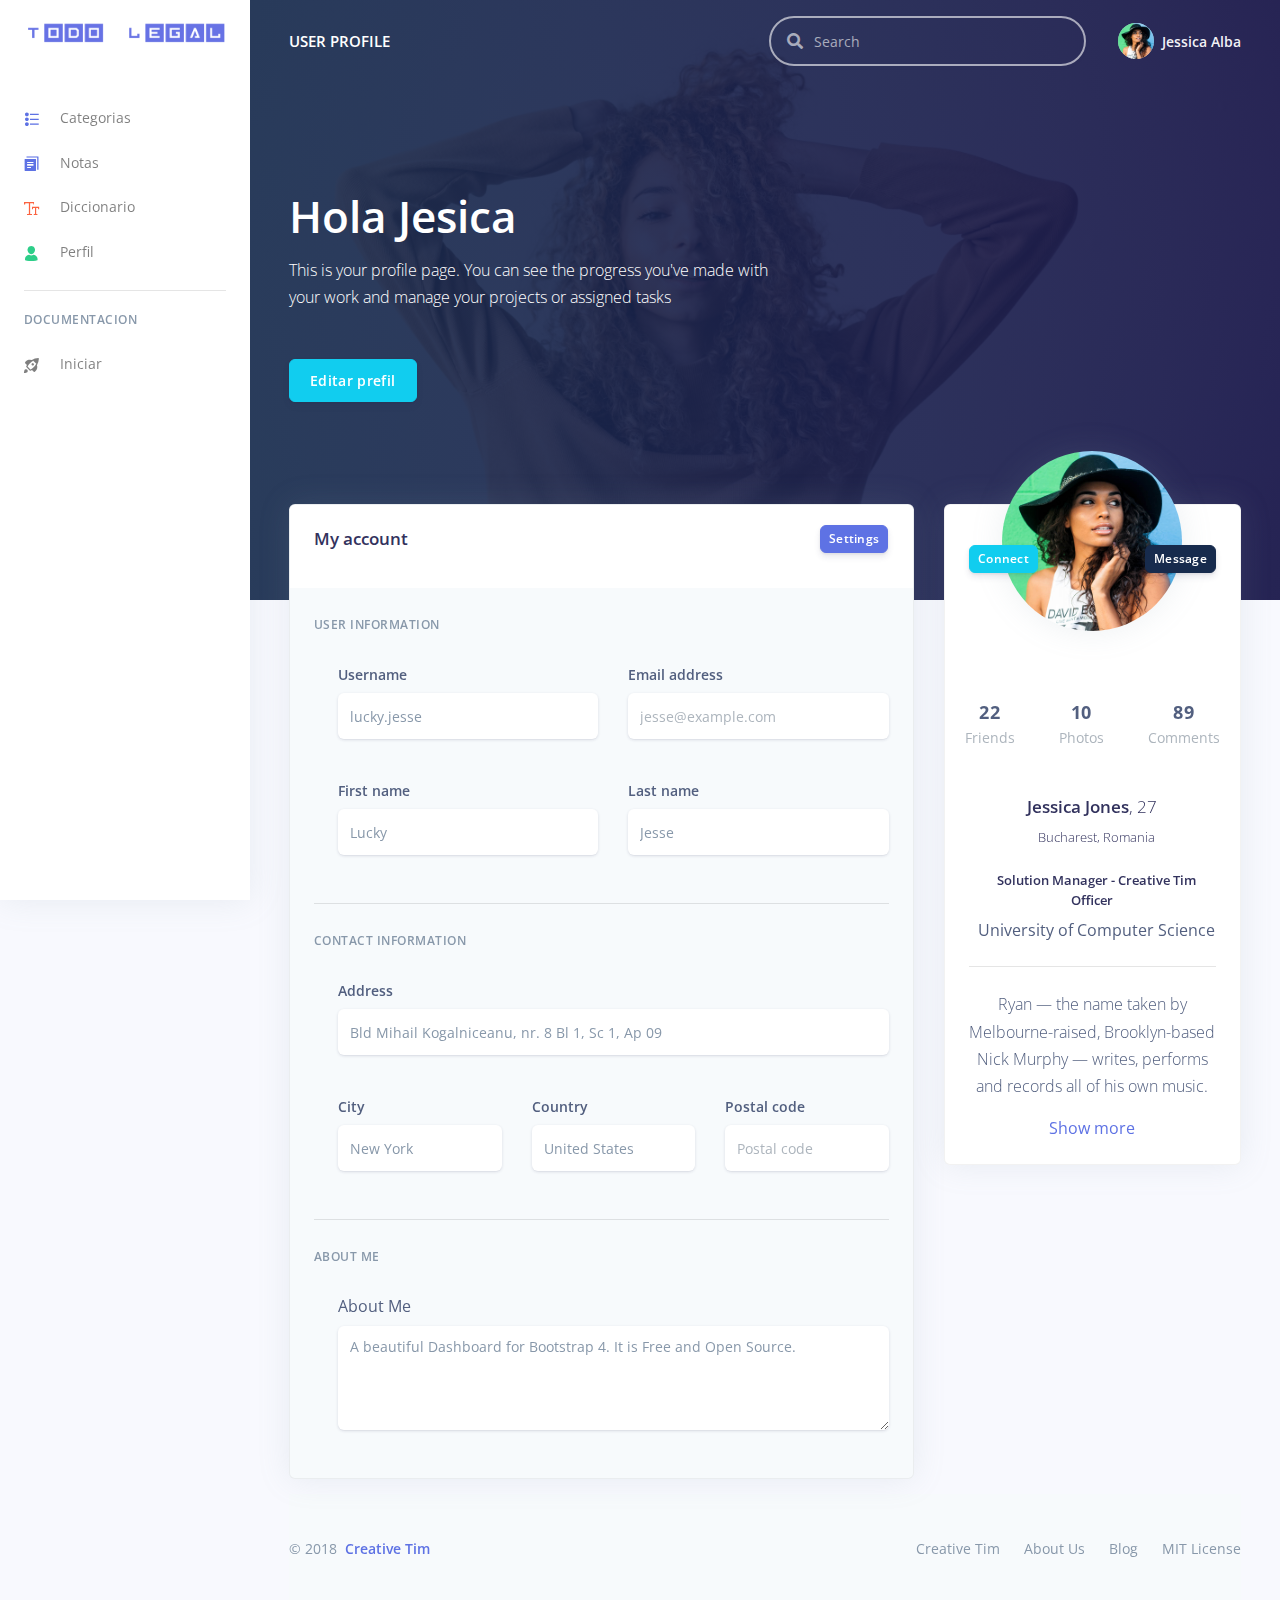
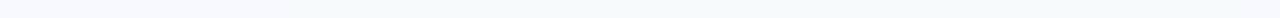
<file: perfil.html>
<!DOCTYPE html>
<html>

<head>
  <meta charset="utf-8">
  <meta name="viewport" content="width=device-width, initial-scale=1, shrink-to-fit=no">
  <meta name="description" content="Start your development with a Dashboard for Bootstrap 4.">
  <meta name="author" content="Creative Tim">
  <title>Argon Dashboard - Free Dashboard for Bootstrap 4</title>
  <!-- Favicon -->
  <link href="./assets/img/brand/favicon.png" rel="icon" type="image/png">
  <!-- Fonts -->
  <link href="https://fonts.googleapis.com/css?family=Open+Sans:300,400,600,700" rel="stylesheet">
  <!-- Icons -->
  <link href="./assets/vendor/nucleo/css/nucleo.css" rel="stylesheet">
  <link href="./assets/vendor/@fortawesome/fontawesome-free/css/all.min.css" rel="stylesheet">
  <!-- Argon CSS -->
  <link type="text/css" href="./assets/css/argon.css?v=1.0.0" rel="stylesheet">
</head>

<body>
  <!-- Sidenav -->
  <nav class="navbar navbar-vertical fixed-left navbar-expand-md navbar-light bg-white" id="sidenav-main">
    <div class="container-fluid">
      <!-- Toggler -->
      <button class="navbar-toggler" type="button" data-toggle="collapse" data-target="#sidenav-collapse-main" aria-controls="sidenav-main" aria-expanded="false" aria-label="Toggle navigation">
        <span class="navbar-toggler-icon"></span>
      </button>
      <!-- Brand -->
      <a class="navbar-brand pt-0" href="../index.html">
        <img src="../assets/img/brand/blue.png" class="navbar-brand-img" alt="...">
      </a>
      <!-- User -->
      <ul class="nav align-items-center d-md-none">
        <li class="nav-item dropdown">
          <a class="nav-link nav-link-icon" href="#" role="button" data-toggle="dropdown" aria-haspopup="true" aria-expanded="false">
            <i class="ni ni-bell-55"></i>
          </a>
          <div class="dropdown-menu dropdown-menu-arrow dropdown-menu-right" aria-labelledby="navbar-default_dropdown_1">
            <a class="dropdown-item" href="#">Action</a>
            <a class="dropdown-item" href="#">Another action</a>
            <div class="dropdown-divider"></div>
            <a class="dropdown-item" href="#">Something else here</a>
          </div>
        </li>
        <li class="nav-item dropdown">
          <a class="nav-link" href="#" role="button" data-toggle="dropdown" aria-haspopup="true" aria-expanded="false">
            <div class="media align-items-center">
              <span class="avatar avatar-sm rounded-circle">
                <img alt="Image placeholder" src="../assets/img/theme/team-1-800x800.jpg">
              </span>
            </div>
          </a>
          <div class="dropdown-menu dropdown-menu-arrow dropdown-menu-right">
            <div class=" dropdown-header noti-title">
              <h6 class="text-overflow m-0">Welcome!</h6>
            </div>
            <a href="../examples/profile.html" class="dropdown-item">
              <i class="ni ni-single-02"></i>
              <span>My profile</span>
            </a>
            <a href="../examples/profile.html" class="dropdown-item">
              <i class="ni ni-settings-gear-65"></i>
              <span>Settings</span>
            </a>
            <a href="../examples/profile.html" class="dropdown-item">
              <i class="ni ni-calendar-grid-58"></i>
              <span>Activity</span>
            </a>
            <a href="../examples/profile.html" class="dropdown-item">
              <i class="ni ni-support-16"></i>
              <span>Support</span>
            </a>
            <div class="dropdown-divider"></div>
            <a href="#!" class="dropdown-item">
              <i class="ni ni-user-run"></i>
              <span>Logout</span>
            </a>
          </div>
        </li>
      </ul>
      <!-- Collapse -->
      <div class="collapse navbar-collapse" id="sidenav-collapse-main">
        <!-- Collapse header -->
        <div class="navbar-collapse-header d-md-none">
          <div class="row">
            <div class="col-6 collapse-brand">
              <a href="../index.html">
                <img src="../assets/img/brand/blue.png">
              </a>
            </div>
            <div class="col-6 collapse-close">
              <button type="button" class="navbar-toggler" data-toggle="collapse" data-target="#sidenav-collapse-main" aria-controls="sidenav-main" aria-expanded="false" aria-label="Toggle sidenav">
                <span></span>
                <span></span>
              </button>
            </div>
          </div>
        </div>
        <!-- Form -->
        <form class="mt-4 mb-3 d-md-none">
          <div class="input-group input-group-rounded input-group-merge">
            <input type="search" class="form-control form-control-rounded form-control-prepended" placeholder="Search" aria-label="Search">
            <div class="input-group-prepend">
              <div class="input-group-text">
                <span class="fa fa-search"></span>
              </div>
            </div>
          </div>
        </form>
        <!-- Navigation -->
        <ul class="navbar-nav">
          <li class="nav-item">
            <a class="nav-link" href="./categorias.html">
              <i class="ni ni-bullet-list-67 text-primary"></i> Categorias
            </a>
          </li>
          <li class="nav-item">
            <a class="nav-link" href="./notas.html">
              <i class="ni ni-single-copy-04 text-blue"></i> Notas
            </a>
          </li>
          <li class="nav-item">
            <a class="nav-link" href="./diccionario.html">
              <i class="ni ni-caps-small text-orange"></i> Diccionario
            </a>
          </li>
          <li class="nav-item">
            <a class="nav-link" href="./perfil.html">
              <i class="ni ni-single-02 text-green"></i> Perfil
            </a>
          </li>
        </ul>
        <!-- Divider -->
        <hr class="my-3">
        <!-- Heading -->
        <h6 class="navbar-heading text-muted">Documentacion</h6>
        <!-- Navigation -->
        <ul class="navbar-nav mb-md-3">
          <li class="nav-item">
            <a class="nav-link" href="https://demos.creative-tim.com/argon-dashboard/docs/getting-started/overview.html">
              <i class="ni ni-spaceship"></i> Iniciar
            </a>
          </li>   
        </ul>
      </div>
    </div>
  </nav>
  <!-- Main content -->
  <div class="main-content">
    <!-- Top navbar -->
    <nav class="navbar navbar-top navbar-expand-md navbar-dark" id="navbar-main">
      <div class="container-fluid">
        <!-- Brand -->
        <a class="h4 mb-0 text-white text-uppercase d-none d-lg-inline-block" href="../index.html">User profile</a>
        <!-- Form -->
        <form class="navbar-search navbar-search-dark form-inline mr-3 d-none d-md-flex ml-lg-auto">
          <div class="form-group mb-0">
            <div class="input-group input-group-alternative">
              <div class="input-group-prepend">
                <span class="input-group-text"><i class="fas fa-search"></i></span>
              </div>
              <input class="form-control" placeholder="Search" type="text">
            </div>
          </div>
        </form>
        <!-- User -->
        <ul class="navbar-nav align-items-center d-none d-md-flex">
          <li class="nav-item dropdown">
            <a class="nav-link pr-0" href="#" role="button" data-toggle="dropdown" aria-haspopup="true" aria-expanded="false">
              <div class="media align-items-center">
                <span class="avatar avatar-sm rounded-circle">
                  <img alt="Image placeholder" src="./assets/img/theme/team-4-800x800.jpg">
                </span>
                <div class="media-body ml-2 d-none d-lg-block">
                  <span class="mb-0 text-sm  font-weight-bold">Jessica Alba</span>
                </div>
              </div>
            </a>
            <div class="dropdown-menu dropdown-menu-arrow dropdown-menu-right">
              <div class=" dropdown-header noti-title">
                <h6 class="text-overflow m-0">Welcome!</h6>
              </div>
              <a href="../examples/profile.html" class="dropdown-item">
                <i class="ni ni-single-02"></i>
                <span>My profile</span>
              </a>
              <a href="../examples/profile.html" class="dropdown-item">
                <i class="ni ni-settings-gear-65"></i>
                <span>Settings</span>
              </a>
              <a href="../examples/profile.html" class="dropdown-item">
                <i class="ni ni-calendar-grid-58"></i>
                <span>Activity</span>
              </a>
              <a href="../examples/profile.html" class="dropdown-item">
                <i class="ni ni-support-16"></i>
                <span>Support</span>
              </a>
              <div class="dropdown-divider"></div>
              <a href="#!" class="dropdown-item">
                <i class="ni ni-user-run"></i>
                <span>Logout</span>
              </a>
            </div>
          </li>
        </ul>
      </div>
    </nav>
    <!-- Header -->
    <div class="header pb-8 pt-5 pt-lg-8 d-flex align-items-center" style="min-height: 600px; background-image: url(../assets/img/theme/profile-cover.jpg); background-size: cover; background-position: center top;">
      <!-- Mask -->
      <span class="mask bg-gradient-default opacity-8"></span>
      <!-- Header container -->
      <div class="container-fluid d-flex align-items-center">
        <div class="row">
          <div class="col-lg-7 col-md-10">
            <h1 class="display-2 text-white">Hola Jesica</h1>
            <p class="text-white mt-0 mb-5">This is your profile page. You can see the progress you've made with your work and manage your projects or assigned tasks</p>
            <a href="#!" class="btn btn-info">Editar prefil</a>
          </div>
        </div>
      </div>
    </div>
    <!-- Page content -->
    <div class="container-fluid mt--7">
      <div class="row">
        <div class="col-xl-4 order-xl-2 mb-5 mb-xl-0">
          <div class="card card-profile shadow">
            <div class="row justify-content-center">
              <div class="col-lg-3 order-lg-2">
                <div class="card-profile-image">
                  <a href="#">
                    <img src="./assets/img/theme/team-4-800x800.jpg" class="rounded-circle">
                  </a>
                </div>
              </div>
            </div>
            <div class="card-header text-center border-0 pt-8 pt-md-4 pb-0 pb-md-4">
              <div class="d-flex justify-content-between">
                <a href="#" class="btn btn-sm btn-info mr-4">Connect</a>
                <a href="#" class="btn btn-sm btn-default float-right">Message</a>
              </div>
            </div>
            <div class="card-body pt-0 pt-md-4">
              <div class="row">
                <div class="col">
                  <div class="card-profile-stats d-flex justify-content-center mt-md-5">
                    <div>
                      <span class="heading">22</span>
                      <span class="description">Friends</span>
                    </div>
                    <div>
                      <span class="heading">10</span>
                      <span class="description">Photos</span>
                    </div>
                    <div>
                      <span class="heading">89</span>
                      <span class="description">Comments</span>
                    </div>
                  </div>
                </div>
              </div>
              <div class="text-center">
                <h3>
                  Jessica Jones<span class="font-weight-light">, 27</span>
                </h3>
                <div class="h5 font-weight-300">
                  <i class="ni location_pin mr-2"></i>Bucharest, Romania
                </div>
                <div class="h5 mt-4">
                  <i class="ni business_briefcase-24 mr-2"></i>Solution Manager - Creative Tim Officer
                </div>
                <div>
                  <i class="ni education_hat mr-2"></i>University of Computer Science
                </div>
                <hr class="my-4" />
                <p>Ryan — the name taken by Melbourne-raised, Brooklyn-based Nick Murphy — writes, performs and records all of his own music.</p>
                <a href="#">Show more</a>
              </div>
            </div>
          </div>
        </div>
        <div class="col-xl-8 order-xl-1">
          <div class="card bg-secondary shadow">
            <div class="card-header bg-white border-0">
              <div class="row align-items-center">
                <div class="col-8">
                  <h3 class="mb-0">My account</h3>
                </div>
                <div class="col-4 text-right">
                  <a href="#!" class="btn btn-sm btn-primary">Settings</a>
                </div>
              </div>
            </div>
            <div class="card-body">
              <form>
                <h6 class="heading-small text-muted mb-4">User information</h6>
                <div class="pl-lg-4">
                  <div class="row">
                    <div class="col-lg-6">
                      <div class="form-group">
                        <label class="form-control-label" for="input-username">Username</label>
                        <input type="text" id="input-username" class="form-control form-control-alternative" placeholder="Username" value="lucky.jesse">
                      </div>
                    </div>
                    <div class="col-lg-6">
                      <div class="form-group">
                        <label class="form-control-label" for="input-email">Email address</label>
                        <input type="email" id="input-email" class="form-control form-control-alternative" placeholder="jesse@example.com">
                      </div>
                    </div>
                  </div>
                  <div class="row">
                    <div class="col-lg-6">
                      <div class="form-group">
                        <label class="form-control-label" for="input-first-name">First name</label>
                        <input type="text" id="input-first-name" class="form-control form-control-alternative" placeholder="First name" value="Lucky">
                      </div>
                    </div>
                    <div class="col-lg-6">
                      <div class="form-group">
                        <label class="form-control-label" for="input-last-name">Last name</label>
                        <input type="text" id="input-last-name" class="form-control form-control-alternative" placeholder="Last name" value="Jesse">
                      </div>
                    </div>
                  </div>
                </div>
                <hr class="my-4" />
                <!-- Address -->
                <h6 class="heading-small text-muted mb-4">Contact information</h6>
                <div class="pl-lg-4">
                  <div class="row">
                    <div class="col-md-12">
                      <div class="form-group">
                        <label class="form-control-label" for="input-address">Address</label>
                        <input id="input-address" class="form-control form-control-alternative" placeholder="Home Address" value="Bld Mihail Kogalniceanu, nr. 8 Bl 1, Sc 1, Ap 09" type="text">
                      </div>
                    </div>
                  </div>
                  <div class="row">
                    <div class="col-lg-4">
                      <div class="form-group">
                        <label class="form-control-label" for="input-city">City</label>
                        <input type="text" id="input-city" class="form-control form-control-alternative" placeholder="City" value="New York">
                      </div>
                    </div>
                    <div class="col-lg-4">
                      <div class="form-group">
                        <label class="form-control-label" for="input-country">Country</label>
                        <input type="text" id="input-country" class="form-control form-control-alternative" placeholder="Country" value="United States">
                      </div>
                    </div>
                    <div class="col-lg-4">
                      <div class="form-group">
                        <label class="form-control-label" for="input-country">Postal code</label>
                        <input type="number" id="input-postal-code" class="form-control form-control-alternative" placeholder="Postal code">
                      </div>
                    </div>
                  </div>
                </div>
                <hr class="my-4" />
                <!-- Description -->
                <h6 class="heading-small text-muted mb-4">About me</h6>
                <div class="pl-lg-4">
                  <div class="form-group">
                    <label>About Me</label>
                    <textarea rows="4" class="form-control form-control-alternative" placeholder="A few words about you ...">A beautiful Dashboard for Bootstrap 4. It is Free and Open Source.</textarea>
                  </div>
                </div>
              </form>
            </div>
          </div>
        </div>
      </div>
      <!-- Footer -->
      <footer class="footer">
        <div class="row align-items-center justify-content-xl-between">
          <div class="col-xl-6">
            <div class="copyright text-center text-xl-left text-muted">
              &copy; 2018 <a href="https://www.creative-tim.com" class="font-weight-bold ml-1" target="_blank">Creative Tim</a>
            </div>
          </div>
          <div class="col-xl-6">
            <ul class="nav nav-footer justify-content-center justify-content-xl-end">
              <li class="nav-item">
                <a href="https://www.creative-tim.com" class="nav-link" target="_blank">Creative Tim</a>
              </li>
              <li class="nav-item">
                <a href="https://www.creative-tim.com/presentation" class="nav-link" target="_blank">About Us</a>
              </li>
              <li class="nav-item">
                <a href="http://blog.creative-tim.com" class="nav-link" target="_blank">Blog</a>
              </li>
              <li class="nav-item">
                <a href="https://github.com/creativetimofficial/argon-dashboard/blob/master/LICENSE.md" class="nav-link" target="_blank">MIT License</a>
              </li>
            </ul>
          </div>
        </div>
      </footer>
    </div>
  </div>
  <!-- Argon Scripts -->
  <!-- Core -->
  <script src="./assets/vendor/jquery/dist/jquery.min.js"></script>
  <script src="./assets/vendor/bootstrap/dist/js/bootstrap.bundle.min.js"></script>
  <!-- Argon JS -->
  <script src="./assets/js/argon.js?v=1.0.0"></script>
</body>

</html>
</file>
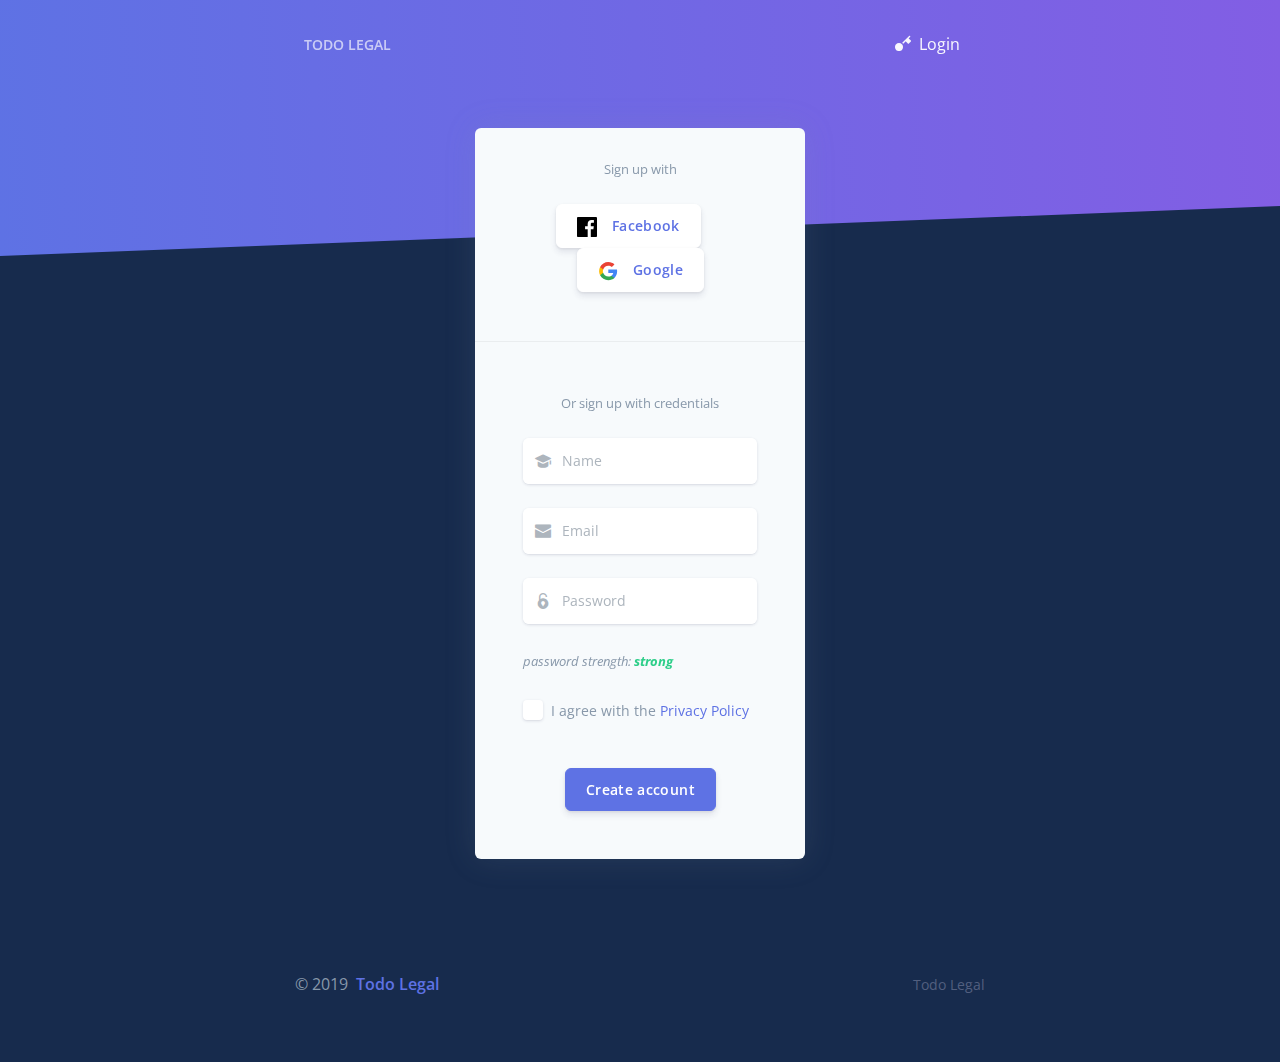
<file: register.html>
<!DOCTYPE html>
<html>

<head>
  <meta charset="utf-8">
  <meta name="viewport" content="width=device-width, initial-scale=1, shrink-to-fit=no">
  <meta name="description" content="Start your development with a Dashboard for Bootstrap 4.">
  <meta name="author" content="Creative Tim">
  <title>Argon Dashboard - Free Dashboard for Bootstrap 4</title>
  <!-- Favicon -->
  <link href="./assets/img/brand/favicon.png" rel="icon" type="image/png">
  <!-- Fonts -->
  <link href="https://fonts.googleapis.com/css?family=Open+Sans:300,400,600,700" rel="stylesheet">
  <!-- Icons -->
  <link href="./assets/vendor/nucleo/css/nucleo.css" rel="stylesheet">
  <link href="./assets/vendor/@fortawesome/fontawesome-free/css/all.min.css" rel="stylesheet">
  <!-- Argon CSS -->
  <link type="text/css" href="./assets/css/argon.css?v=1.0.0" rel="stylesheet">
</head>

<body class="bg-default">
  <div class="main-content">
    <!-- Navbar -->
    <nav class="navbar navbar-top navbar-horizontal navbar-expand-md navbar-dark">
      <div class="container px-4">
        <a class="navbar-brand" href="../index.html">
          <!--<img src="./assets/img/brand/white.png" />-->
          Todo Legal
        </a>
        <button class="navbar-toggler" type="button" data-toggle="collapse" data-target="#navbar-collapse-main" aria-controls="navbarSupportedContent" aria-expanded="false" aria-label="Toggle navigation">
          <span class="navbar-toggler-icon"></span>
        </button>
        <div class="collapse navbar-collapse" id="navbar-collapse-main">
          <!-- Collapse header -->
          <div class="navbar-collapse-header d-md-none">
            <div class="row">
              <div class="col-6 collapse-brand">
                <a href="./index.html">
                  <img src="./assets/img/brand/blue.png">
                </a>
              </div>
              <div class="col-6 collapse-close">
                <button type="button" class="navbar-toggler" data-toggle="collapse" data-target="#navbar-collapse-main" aria-controls="sidenav-main" aria-expanded="false" aria-label="Toggle sidenav">
                  <span></span>
                  <span></span>
                </button>
              </div>
            </div>
          </div>
          <!-- Navbar items -->
          <ul class="navbar-nav ml-auto">
            <li class="nav-item">
              <a class="nav-link nav-link-icon" href="./login.html">
                <i class="ni ni-key-25"></i>
                <span class="nav-link-inner--text">Login</span>
              </a>
            </li>
          </ul>
        </div>
      </div>
    </nav>
    <!-- Header -->
    <div class="header bg-gradient-primary py-7 py-lg-8">
      <div class="container">
      </div>
      <div class="separator separator-bottom separator-skew zindex-100">
        <svg x="0" y="0" viewBox="0 0 2560 100" preserveAspectRatio="none" version="1.1" xmlns="http://www.w3.org/2000/svg">
          <polygon class="fill-default" points="2560 0 2560 100 0 100"></polygon>
        </svg>
      </div>
    </div>
    <!-- Page content -->
    <div class="container mt--8 pb-5">
      <!-- Table -->
      <div class="row justify-content-center">
        <div class="col-lg-6 col-md-8">
          <div class="card bg-secondary shadow border-0">
            <div class="card-header bg-transparent pb-5">
              <div class="text-muted text-center mt-2 mb-4"><small>Sign up with</small></div>
              <div class="text-center">
                <a href="#" class="btn btn-neutral btn-icon mr-4">
                  <span class="btn-inner--icon"><img src="./assets/img/icons/common/facebook.svg"></span>
                  <span class="btn-inner--text">Facebook</span>
                </a>
                <a href="#" class="btn btn-neutral btn-icon">
                  <span class="btn-inner--icon"><img src="./assets/img/icons/common/google.svg"></span>
                  <span class="btn-inner--text">Google</span>
                </a>
              </div>
            </div>
            <div class="card-body px-lg-5 py-lg-5">
              <div class="text-center text-muted mb-4">
                <small>Or sign up with credentials</small>
              </div>
              <form role="form">
                <div class="form-group">
                  <div class="input-group input-group-alternative mb-3">
                    <div class="input-group-prepend">
                      <span class="input-group-text"><i class="ni ni-hat-3"></i></span>
                    </div>
                    <input class="form-control" placeholder="Name" type="text">
                  </div>
                </div>
                <div class="form-group">
                  <div class="input-group input-group-alternative mb-3">
                    <div class="input-group-prepend">
                      <span class="input-group-text"><i class="ni ni-email-83"></i></span>
                    </div>
                    <input class="form-control" placeholder="Email" type="email">
                  </div>
                </div>
                <div class="form-group">
                  <div class="input-group input-group-alternative">
                    <div class="input-group-prepend">
                      <span class="input-group-text"><i class="ni ni-lock-circle-open"></i></span>
                    </div>
                    <input class="form-control" placeholder="Password" type="password">
                  </div>
                </div>
                <div class="text-muted font-italic"><small>password strength: <span class="text-success font-weight-700">strong</span></small></div>
                <div class="row my-4">
                  <div class="col-12">
                    <div class="custom-control custom-control-alternative custom-checkbox">
                      <input class="custom-control-input" id="customCheckRegister" type="checkbox">
                      <label class="custom-control-label" for="customCheckRegister">
                        <span class="text-muted">I agree with the <a href="#!">Privacy Policy</a></span>
                      </label>
                    </div>
                  </div>
                </div>
                <div class="text-center">
                  <button type="button" class="btn btn-primary mt-4">Create account</button>
                </div>
              </form>
            </div>
          </div>
        </div>
      </div>
    </div>
  </div>
  <!-- Footer -->
  <footer class="py-5">
    <div class="container">
      <div class="row align-items-center justify-content-xl-between">
        <div class="col-xl-6">
          <div class="copyright text-center text-xl-left text-muted">
            &copy; 2019 <a href="https://www.creative-tim.com" class="font-weight-bold ml-1" target="_blank">Todo Legal</a>
          </div>
        </div>
        <div class="col-xl-6">
          <ul class="nav nav-footer justify-content-center justify-content-xl-end">
            <li class="nav-item">
              <a href="https://www.creative-tim.com" class="nav-link" target="_blank">Todo Legal</a>
            </li>          
        </div>
      </div>
    </div>
  </footer>
  <!-- Argon Scripts -->
  <!-- Core -->
  <script src="./assets/vendor/jquery/dist/jquery.min.js"></script>
  <script src="./assets/vendor/bootstrap/dist/js/bootstrap.bundle.min.js"></script>
  <!-- Argon JS -->
  <script src="./assets/js/argon.js?v=1.0.0"></script>
</body>

</html>
</file>
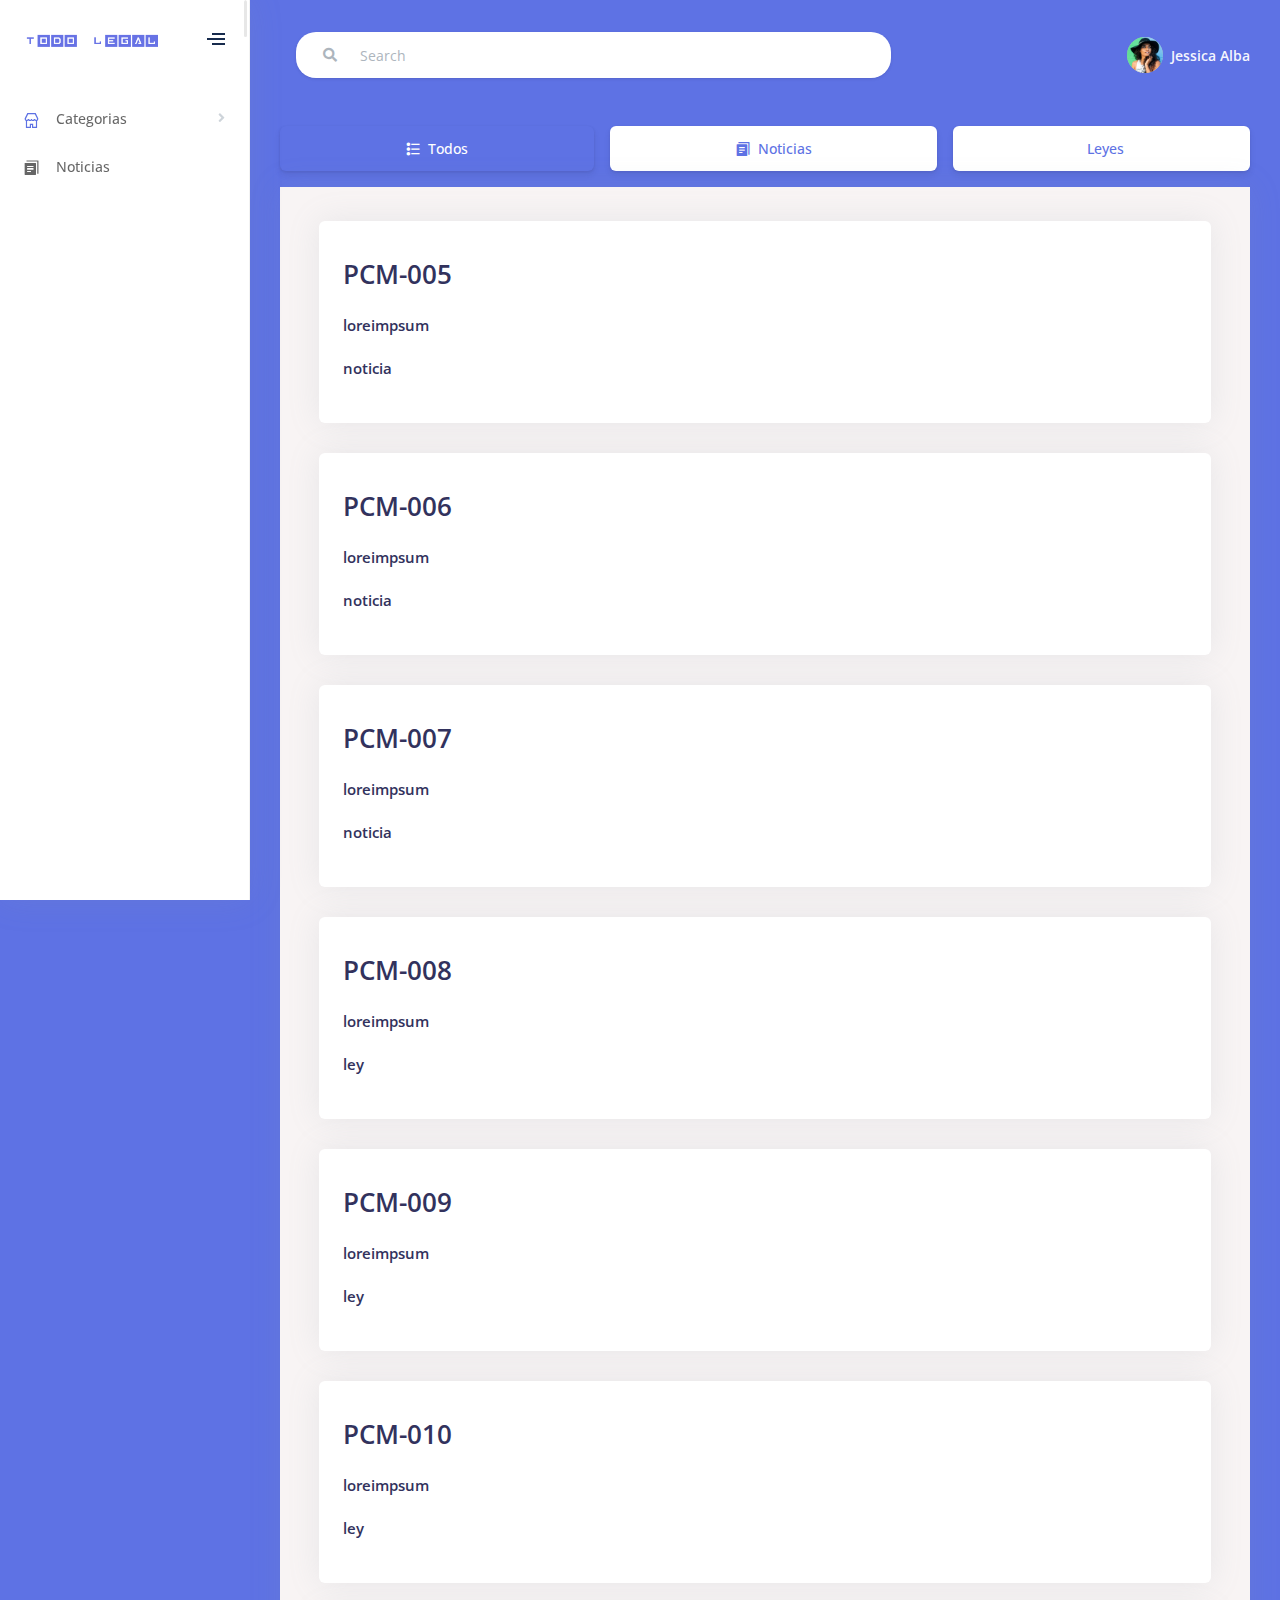
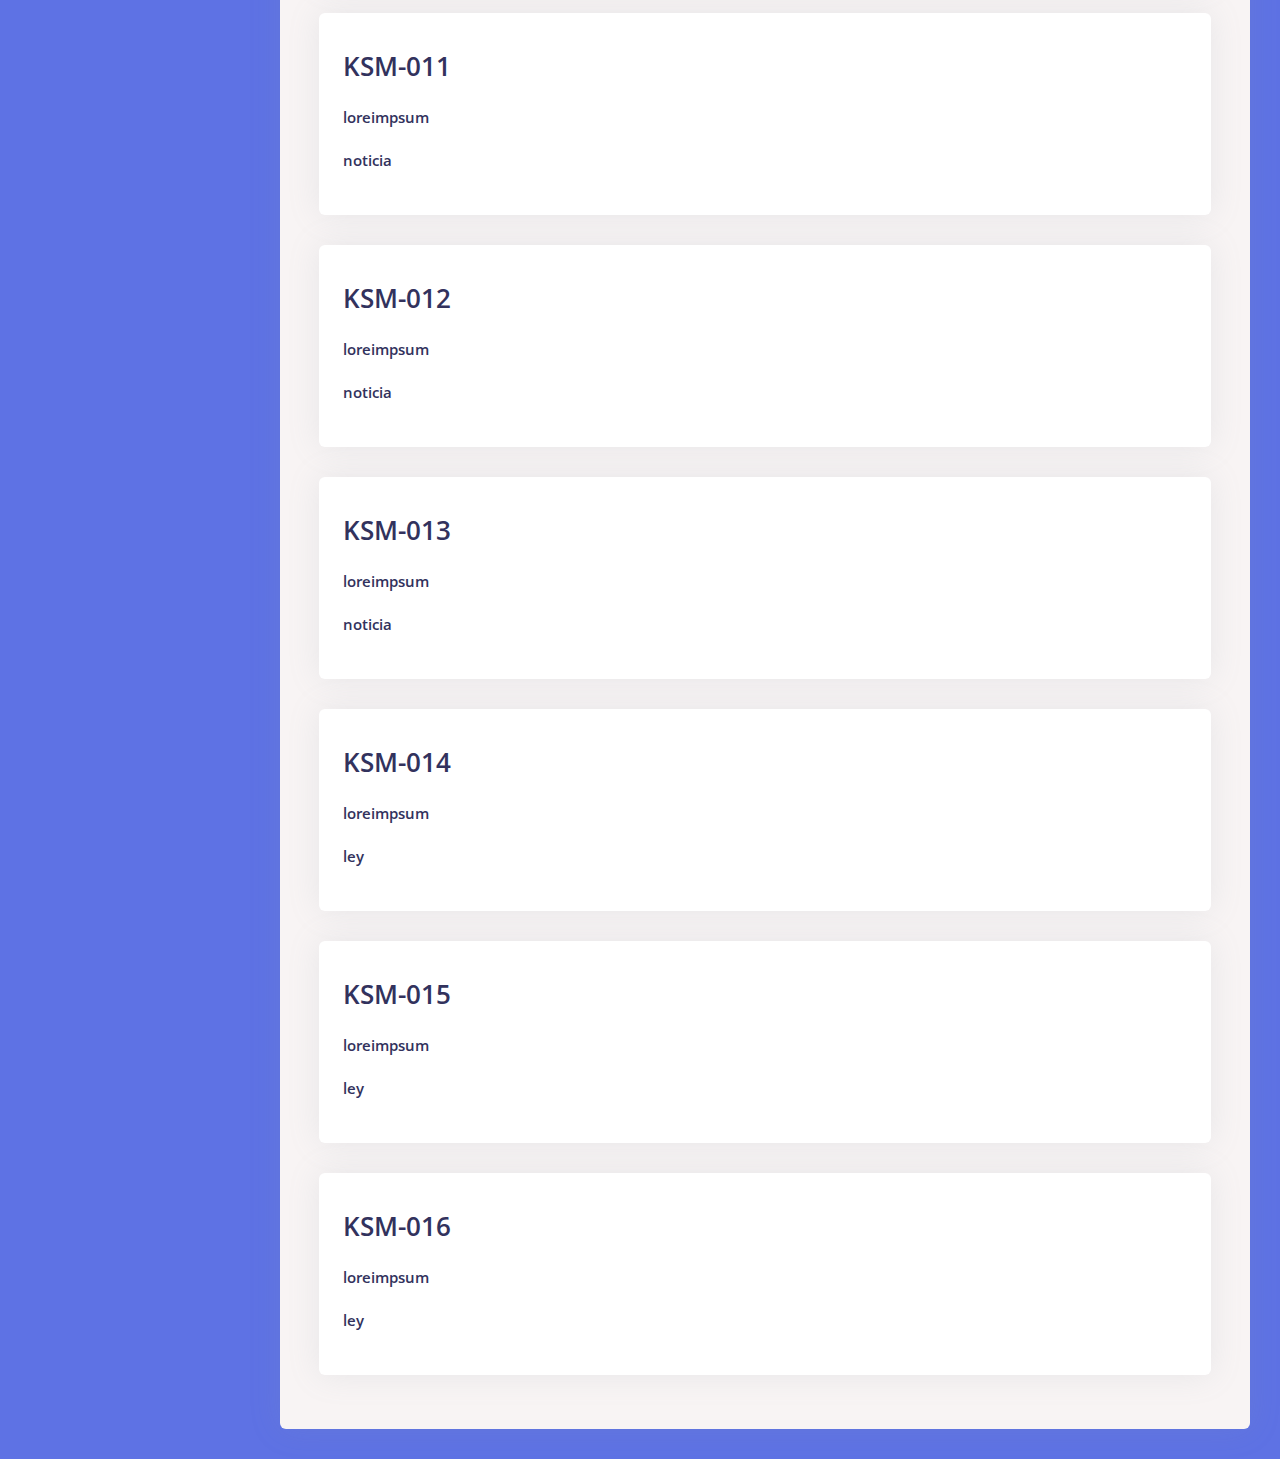
<file: search.html>
<!DOCTYPE html>
<html>

<head>
  <meta charset="utf-8">
  <meta name="viewport" content="width=device-width, initial-scale=1, shrink-to-fit=no">
  <meta name="description" content="Start your development with a Dashboard for Bootstrap 4.">
  <meta name="author" content="Creative Tim">
  <title>Argon Dashboard - Free Dashboard for Bootstrap 4</title>
  <!-- Favicon -->
  <link href="./assets/img/brand/favicon.png" rel="icon" type="image/png">
  <!-- Fonts -->
  <link href="https://fonts.googleapis.com/css?family=Open+Sans:300,400,600,700" rel="stylesheet">
  <!-- Icons -->
  <link href="./assets/vendor/nucleo/css/nucleo.css" rel="stylesheet">
  <link href="./assets/vendor/@fortawesome/fontawesome-free/css/all.min.css" rel="stylesheet">
  <!-- Argon CSS -->
  <link type="text/css" href="./assets/css/temp/argon.css?v=1.1.0" rel="stylesheet">

  <link rel="stylesheet" href="./assets/css/searchstyle.css">

  <script src="https://code.jquery.com/jquery-3.3.1.min.js"
    integrity="sha256-FgpCb/KJQlLNfOu91ta32o/NMZxltwRo8QtmkMRdAu8=" crossorigin="anonymous"></script>

  <script src="./assets/js/search.js"></script>
</head>

<body>
  <!-- Sidenav -->
  <nav class="sidenav navbar navbar-vertical fixed-left navbar-expand-xs navbar-light bg-white" id="sidenav-main">
    <div class="scroll-wrapper scrollbar-inner" style="position: relative;">
      <div class="scrollbar-inner scroll-content scroll-scrolly_visible"
        style="height: auto; margin-bottom: 0px; margin-right: 0px; max-height: 180px;">
        <!-- Brand -->
        <div class="sidenav-header d-flex align-items-center">
          <a class="navbar-brand" href=".index.html">
            <img src="./assets/img/brand/blue.png" class="navbar-brand-img" alt="...">
          </a>
          <div class="ml-auto">
            <!-- Sidenav toggler -->
            <div class="sidenav-toggler d-none d-xl-block active" data-action="sidenav-unpin"
              data-target="#sidenav-main">
              <div class="sidenav-toggler-inner">
                <i class="sidenav-toggler-line"></i>
                <i class="sidenav-toggler-line"></i>
                <i class="sidenav-toggler-line"></i>
              </div>
            </div>
          </div>
        </div>
        <div class="navbar-inner">
          <!-- Collapse -->
          <div class="collapse navbar-collapse" id="sidenav-collapse-main">
            <!-- Nav items -->
            <ul class="navbar-nav">
              <li class="nav-item">
                <a class="nav-link collapsed" href="#navbar-dashboards" data-toggle="collapse" role="button"
                  aria-expanded="false" aria-controls="navbar-dashboards">
                  <i class="ni ni-shop text-primary"></i>
                  <span class="nav-link-text">Categorias</span>
                </a>
                <div class="collapse" id="navbar-dashboards">
                  <ul class="nav nav-sm flex-column">
                    <li class="nav-item">
                      <a href="./index.html" class="nav-link">Todas</a>
                    </li>
                    <li class="nav-item">
                      <a href="./subcategorias.html" class="nav-link">Penal</a>
                    </li>
                    <li class="nav-item">
                      <a href="./subcategorias.html" class="nav-link">Mercantil</a>
                    </li>
                    <li class="nav-item">
                      <a href="./subcategorias.html" class="nav-link">Civil</a>
                    </li>
                    <li class="nav-item">
                      <a href="./subcategorias.html" class="nav-link">Internacional</a>
                    </li>
                    <li class="nav-item">
                      <a href="./subcategorias.html" class="nav-link">Procesal</a>
                    </li>
                    <li class="nav-item">
                      <a href="./subcategorias.html" class="nav-link">Fiocal o tributario</a>
                    </li>
                    <li class="nav-item">
                      <a href="./subcategorias.html" class="nav-link">Politico o Constitucional</a>
                    </li>
                  </ul>
                </div>
              </li>
              <li class="nav-item">
                <a class="nav-link" href="./noticias.html">
                  <i class="ni ni-single-copy-04 text-black"></i>
                  <span class="nav-link-text">Noticias</span>
                </a>
              </li>
            </ul>
            <!-- Divider -->
            <!--<hr class="my-3">-->

          </div>
        </div>
      </div>
      <div class="scroll-element scroll-x scroll-scrolly_visible">
        <div class="scroll-element_outer">
          <div class="scroll-element_size"></div>
          <div class="scroll-element_track"></div>
          <div class="scroll-bar" style="width: 0px; left: 0px;"></div>
        </div>
      </div>
      <div class="scroll-element scroll-y scroll-scrolly_visible">
        <div class="scroll-element_outer">
          <div class="scroll-element_size"></div>
          <div class="scroll-element_track"></div>
          <div class="scroll-bar" style="height: 37px; top: 0px;"></div>
        </div>
      </div>
    </div>
  </nav>
  <!-- Main content -->
  <div class="main-content">
    <!-- Top navbar -->
    <nav class="navbar navbar-top navbar-expand-md navbar-dark" id="navbar-main">

      <div id="container" class="container-fluid">

        <nav id="navbarinverse" class="navbar navbar-inverse bg-inverse">
          <div id="form-group" class="form-group mb-0">
            <div id="input-group" class="input-group input-group-alternative input-group-merge">
              <div id="navbar" class="container navbar-container">
                <div id="divicon" class="input-group-prepend">
                  <span id="iconsearch" class="input-group-text"><i class="fas fa-search"></i></span>
                </div>
                <form id="d-flex" class="form-inline d-flex dropdown" autocomplete="off"
                  onKeypress="if(event.keyCode == 13) event.returnValue = false;">
                  <input id="inputSearch" class="form-control" type="text" placeholder="Search" data-toggle="dropdown"
                    onkeyup="if(event.keyCode == 13) entersearch();">
                  <!--<ul id="ul" class="dropdown-menu" role="menu" aria-labelledby="menu1">

                  </ul>-->
                </form>
              </div>
            </div>
          </div>
        </nav>
        <!-- User -->
        <ul class="navbar-nav align-items-center d-none d-md-flex">
          <li class="nav-item dropdown">
            <a class="nav-link pr-0" href="#" role="button" data-toggle="dropdown" aria-haspopup="true"
              aria-expanded="false">
              <div class="media align-items-center">
                <span class="avatar avatar-sm rounded-circle">
                  <img alt="Image placeholder" src="./assets/img/theme/team-4-800x800.jpg">
                </span>
                <div class="media-body ml-2 d-none d-lg-block">
                  <span class="mb-0 text-sm  font-weight-bold">Jessica Alba</span>
                </div>
              </div>
            </a>
            <div class="dropdown-menu dropdown-menu-arrow dropdown-menu-right">
              <div class=" dropdown-header noti-title">
                <h6 class="text-overflow m-0">Bienvenid@ !</h6>
              </div>
              <a href="./examples/profile.html" class="dropdown-item">
                <i class="ni ni-single-02"></i>
                <span>Mi Perfil</span>
              </a>
              <a href="./examples/profile.html" class="dropdown-item">
                <i class="ni ni-support-16"></i>
                <span>Soporte</span>
              </a>
              <div class="dropdown-divider"></div>
              <a href="#!" class="dropdown-item">
                <i class="ni ni-user-run"></i>
                <span>Logout</span>
              </a>
            </div>
          </li>
        </ul>
      </div>
    </nav>

    <!-- Header -->
    <div class="header">
      <div class="container-fluid">
        <div class="header-body">
          <div class="nav-wrapper">
            <ul class="nav nav-pills nav-fill flex-column flex-md-row" id="tabs-icons-text" role="tablist">
              <li class="nav-item">
                <a class="nav-link mb-sm-3 mb-md-0 active" id="tabs-icons-text-1-tab" data-toggle="tab"
                  href="#tabs-icons-text-1" role="tab" aria-controls="tabs-icons-text-1" aria-selected="true"><i
                    class="ni ni-bullet-list-67 mr-2"></i>Todos</a>
              </li>
              <li class="nav-item">
                <a class="nav-link mb-sm-3 mb-md-0" id="tabs-icons-text-2-tab" data-toggle="tab"
                  href="#tabs-icons-text-2" role="tab" aria-controls="tabs-icons-text-2" aria-selected="false"><i
                    class="ni ni-single-copy-04 mr-2"></i>Noticias</a>
              </li>
              <li class="nav-item">
                <a class="nav-link mb-sm-3 mb-md-0" id="tabs-icons-text-3-tab" data-toggle="tab"
                  href="#tabs-icons-text-3" role="tab" aria-controls="tabs-icons-text-3" aria-selected="false"><i
                    class="ni book-bookmark mr-2"></i>Leyes</a>
              </li>
            </ul>
          </div>
          <div id="card-shadow" class="card shadow">
            <div class="card-body">
              <div class="tab-content" id="myTabContent">
                <div class="tab-pane fade show active" id="tabs-icons-text-1" role="tabpanel"
                  aria-labelledby="tabs-icons-text-1-tab">
                  <div id="todos" class="container">
                    <div id="row" class="row">

                    </div>
                  </div>
                </div>
                <div class="tab-pane fade" id="tabs-icons-text-2" role="tabpanel"
                  aria-labelledby="tabs-icons-text-2-tab">
                  <div id="noticias" class="container">
                    <div id="row" class="row">

                    </div>
                  </div>
                </div>
                <div class="tab-pane fade" id="tabs-icons-text-3" role="tabpanel"
                  aria-labelledby="tabs-icons-text-3-tab">
                  <div id="leyes" class="container">
                    <div id="row" class="row">

                    </div>
                  </div>
                </div>
              </div>
            </div>
          </div>
        </div>
      </div>
    </div>
    <script>
    </script>
    <!-- Argon Scripts -->
    <!-- Core -->
    <script src="./assets/vendor/jquery/dist/jquery.min.js"></script>
    <script src="./assets/vendor/bootstrap/dist/js/bootstrap.bundle.min.js"></script>
    <script src="./assets/js/temp/js.cookie.js"></script>
    <script src="./assets/js/temp/jquery.scrollbar.min.js"></script>
    <script src="./assets/js/temp/jquery-scrollLock.min.js"></script>
    <!-- Optional JS -->
    <script src="./assets/vendor/chart.js/dist/Chart.min.js"></script>
    <script src="./assets/vendor/chart.js/dist/Chart.extension.js"></script>
    <!-- Argon JS -->
    <script src="./assets/js/temp/argon.min.js"></script>
    <script src="./assets/js/temp/demo.min.js"></script>
</body>

</html>
</file>
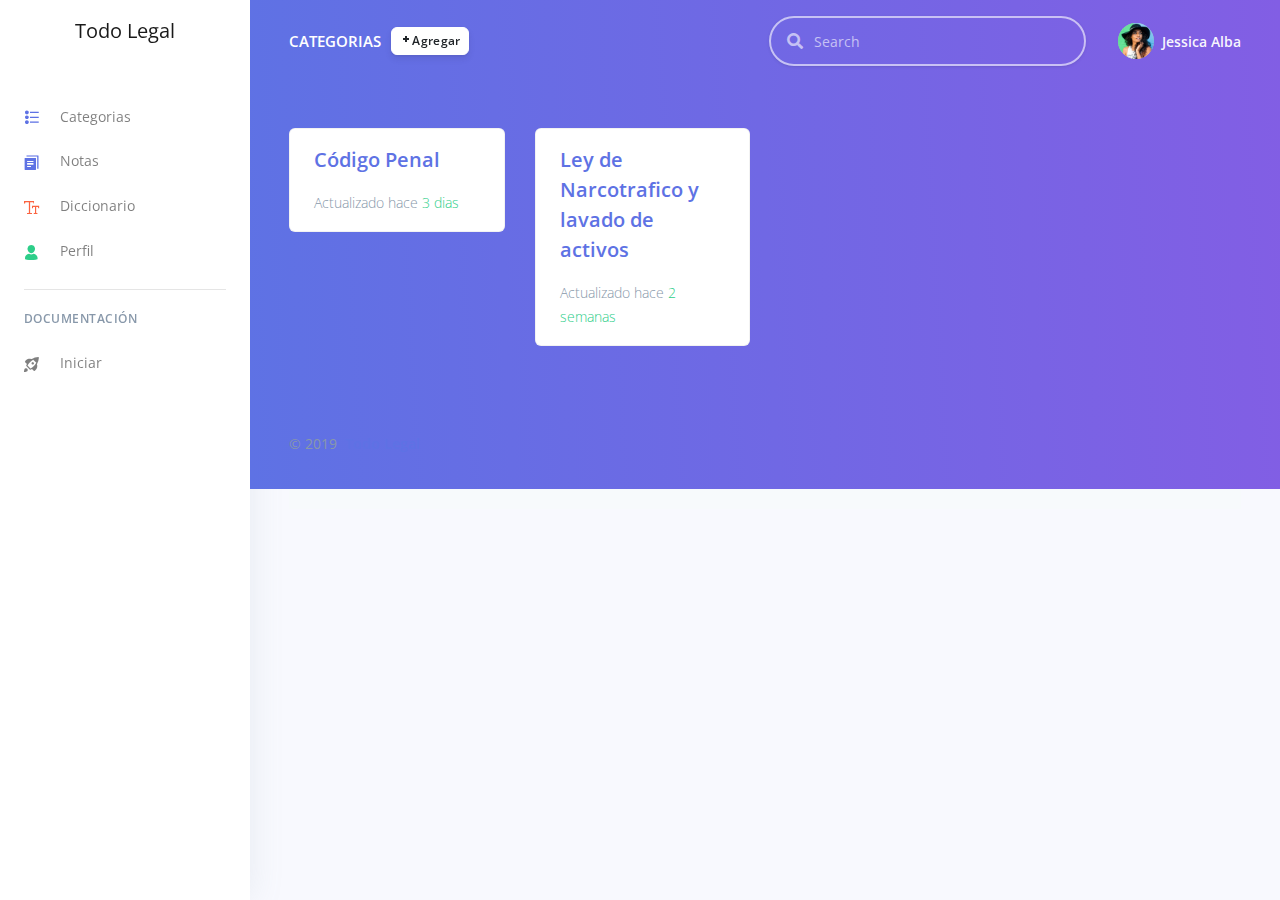
<file: subcategorias.html>
<!DOCTYPE html>
<html>

<head>
  <meta charset="utf-8">
  <meta name="viewport" content="width=device-width, initial-scale=1, shrink-to-fit=no">
  <meta name="description" content="Start your development with a Dashboard for Bootstrap 4.">
  <meta name="author" content="Creative Tim">
  <title>Argon Dashboard - Free Dashboard for Bootstrap 4</title>
  <!-- Favicon -->
  <link href="./assets/img/brand/favicon.png" rel="icon" type="image/png">
  <!-- Fonts -->
  <link href="https://fonts.googleapis.com/css?family=Open+Sans:300,400,600,700" rel="stylesheet">
  <!-- Icons -->
  <link href="./assets/vendor/nucleo/css/nucleo.css" rel="stylesheet">
  <link href="./assets/vendor/@fortawesome/fontawesome-free/css/all.min.css" rel="stylesheet">
  <!-- Argon CSS -->
  <link type="text/css" href="./assets/css/argon.css?v=1.0.0" rel="stylesheet">
</head>

<body>
  <!-- Sidenav -->
  <nav class="navbar navbar-vertical fixed-left navbar-expand-md navbar-light bg-white" id="sidenav-main">
    <div class="container-fluid">
      <!-- Toggler -->
      <button class="navbar-toggler" type="button" data-toggle="collapse" data-target="#sidenav-collapse-main" aria-controls="sidenav-main" aria-expanded="false" aria-label="Toggle navigation">
        <span class="navbar-toggler-icon"></span>
      </button>
      <!-- Brand -->
      <a class="navbar-brand pt-0" href="./index.html">
        <!--<img src="./assets/img/brand/blue.png" class="navbar-brand-img" alt="...">-->
        Todo Legal
      </a>
      <!-- User -->
      <ul class="nav align-items-center d-md-none">
        <li class="nav-item dropdown">
          <a class="nav-link nav-link-icon" href="#" role="button" data-toggle="dropdown" aria-haspopup="true" aria-expanded="false">
            <i class="ni ni-bell-55"></i>
          </a>
          <div class="dropdown-menu dropdown-menu-arrow dropdown-menu-right" aria-labelledby="navbar-default_dropdown_1">
            <a class="dropdown-item" href="#">Action</a>
            <a class="dropdown-item" href="#">Another action</a>
            <div class="dropdown-divider"></div>
            <a class="dropdown-item" href="#">Something else here</a>
          </div>
        </li>
        <li class="nav-item dropdown">
          <a class="nav-link" href="#" role="button" data-toggle="dropdown" aria-haspopup="true" aria-expanded="false">
            <div class="media align-items-center">
              <span class="avatar avatar-sm rounded-circle">
                <img alt="Image placeholder" src="./assets/img/theme/team-1-800x800.jpg">
              </span>
            </div>
          </a>
          <div class="dropdown-menu dropdown-menu-arrow dropdown-menu-right">
            <div class=" dropdown-header noti-title">
              <h6 class="text-overflow m-0">Welcome!</h6>
            </div>
            <a href="./examples/profile.html" class="dropdown-item">
              <i class="ni ni-single-02"></i>
              <span>My profile</span>
            </a>
            <a href="./examples/profile.html" class="dropdown-item">
              <i class="ni ni-settings-gear-65"></i>
              <span>Settings</span>
            </a>
            <a href="./examples/profile.html" class="dropdown-item">
              <i class="ni ni-calendar-grid-58"></i>
              <span>Activity</span>
            </a>
            <a href="./examples/profile.html" class="dropdown-item">
              <i class="ni ni-support-16"></i>
              <span>Support</span>
            </a>
            <div class="dropdown-divider"></div>
            <a href="#!" class="dropdown-item">
              <i class="ni ni-user-run"></i>
              <span>Logout</span>
            </a>
          </div>
        </li>
      </ul>
      <!-- Collapse -->
      <div class="collapse navbar-collapse" id="sidenav-collapse-main">
        <!-- Collapse header -->
        <div class="navbar-collapse-header d-md-none">
          <div class="row">
            <div class="col-6 collapse-brand">
              <a href="./index.html">
                <img src="./assets/img/brand/blue.png">
              </a>
            </div>
            <div class="col-6 collapse-close">
              <button type="button" class="navbar-toggler" data-toggle="collapse" data-target="#sidenav-collapse-main" aria-controls="sidenav-main" aria-expanded="false" aria-label="Toggle sidenav">
                <span></span>
                <span></span>
              </button>
            </div>
          </div>
        </div>
        <!-- Form -->
        <form class="mt-4 mb-3 d-md-none">
          <div class="input-group input-group-rounded input-group-merge">
            <input type="search" class="form-control form-control-rounded form-control-prepended" placeholder="Search" aria-label="Search">
            <div class="input-group-prepend">
              <div class="input-group-text">
                <span class="fa fa-search"></span>
              </div>
            </div>
          </div>
        </form>
        <!-- Navigation -->
        <ul class="navbar-nav">
          <li class="nav-item">
            <a class="nav-link" href="./categorias.html">
              <i class="ni ni-bullet-list-67 text-primary"></i> Categorias
            </a>
          </li>
          <li class="nav-item">
            <a class="nav-link" href="./notas.html">
              <i class="ni ni-single-copy-04 text-blue"></i> Notas
            </a>
          </li>
          <li class="nav-item">
            <a class="nav-link" href="./diccionario.html">
              <i class="ni ni-caps-small text-orange"></i> Diccionario
            </a>
          </li>
          <li class="nav-item">
            <a class="nav-link" href="./perfil.html">
              <i class="ni ni-single-02 text-green"></i> Perfil
            </a>
          </li>
        </ul>
        <!-- Divider -->
        <hr class="my-3">
        <!-- Heading -->
        <h6 class="navbar-heading text-muted">Documentación</h6>
        <!-- Navigation -->
        <ul class="navbar-nav mb-md-3">
          <li class="nav-item">
            <a class="nav-link" href="https://demos.creative-tim.com/argon-dashboard/docs/getting-started/overview.html">
              <i class="ni ni-spaceship"></i> Iniciar
            </a>
          </li>
        </ul>
      </div>
    </div>
  </nav>
  <!-- Main content -->
  <div class="main-content">
    <!-- Top navbar -->
    <nav class="navbar navbar-top navbar-expand-md navbar-dark" id="navbar-main">
      <div class="container-fluid">
        <!-- Brand -->
        <a class="h4 mb-0 text-white text-uppercase d-none d-lg-inline-block" href="./index.html">Categorias</a>  
        <div style="margin:10px"><a href="#!" class="btn btn-sm btn-white"> <i class="ni ni-fat-add text-black"></i>Agregar</a></div>
      
        <!-- Form -->
        <form class="navbar-search navbar-search-dark form-inline mr-3 d-none d-md-flex ml-lg-auto">
          <div class="form-group mb-0">
            <div class="input-group input-group-alternative">
              <div class="input-group-prepend">
                <span class="input-group-text"><i class="fas fa-search"></i></span>
              </div>
              <input class="form-control" placeholder="Search" type="text">
            </div>
          </div>
        </form>
        <!-- User -->
        <ul class="navbar-nav align-items-center d-none d-md-flex">
          <li class="nav-item dropdown">
            <a class="nav-link pr-0" href="#" role="button" data-toggle="dropdown" aria-haspopup="true" aria-expanded="false">
              <div class="media align-items-center">
                <span class="avatar avatar-sm rounded-circle">
                  <img alt="Image placeholder" src="./assets/img/theme/team-4-800x800.jpg">
                </span>
                <div class="media-body ml-2 d-none d-lg-block">
                  <span class="mb-0 text-sm  font-weight-bold">Jessica Alba</span>
                </div>
              </div>
            </a>
            <div class="dropdown-menu dropdown-menu-arrow dropdown-menu-right">
              <div class=" dropdown-header noti-title">
                <h6 class="text-overflow m-0">Welcome!</h6>
              </div>
              <a href="./examples/profile.html" class="dropdown-item">
                <i class="ni ni-single-02"></i>
                <span>My profile</span>
              </a>
              <a href="./examples/profile.html" class="dropdown-item">
                <i class="ni ni-settings-gear-65"></i>
                <span>Settings</span>
              </a>
              <a href="./examples/profile.html" class="dropdown-item">
                <i class="ni ni-calendar-grid-58"></i>
                <span>Activity</span>
              </a>
              <a href="./examples/profile.html" class="dropdown-item">
                <i class="ni ni-support-16"></i>
                <span>Support</span>
              </a>
              <div class="dropdown-divider"></div>
              <a href="#!" class="dropdown-item">
                <i class="ni ni-user-run"></i>
                <span>Logout</span>
              </a>
            </div>
          </li>
        </ul>
      </div>
    </nav>
    <!-- Header -->
    <div class="header bg-gradient-primary pb-8 pt-5 pt-md-8">
      <div class="container-fluid">
        <div class="header-body">
          <!-- Card stats -->
          <div class="row">
            <div class="col-xl-3 col-lg-6">
              <div class="card card-stats mb-4 mb-xl-0">
                <div class="card-body">
                  <div class="row">
                    <div class="col">
                      <span class="h2 font-weight-bold mb-0"><a href="./leyes.html">Código Penal</a></span>
                    </div>
                  </div>
                  <p class="mt-3 mb-0 text-muted text-sm">
                    <span class="text-nowrap">Actualizado hace</span>
                    <span class="text-success mr-2">3 dias</span>
                  </p>
                </div>
              </div>
            </div>
            <div class="col-xl-3 col-lg-6">
              <div class="card card-stats mb-4 mb-xl-0">
                <div class="card-body">
                  <div class="row">
                    <div class="col">
                      <span class="h2 font-weight-bold mb-0"><a href="./leyes.html">Ley de Narcotrafico y lavado de activos</a></span>
                    </div>
                  </div>
                  <p class="mt-3 mb-0 text-muted text-sm">
                    <span class="text-nowrap">Actualizado hace</span>
                    <span class="text-success mr-2">2 semanas</span>
                  </p>
                </div>
              </div>
            </div>
          </div>
        </div>
      </div>
    </div>
    <!-- Page content -->
    <div class="container-fluid mt--7">
      <!-- Footer -->
      <footer class="footer">
        <div class="row align-items-center justify-content-xl-between">
          <div class="col-xl-6">
            <div class="copyright text-center text-xl-left text-muted">
              &copy; 2019 <a href="https://www.grintsys.com" class="font-weight-bold ml-1" target="_blank">Todo Legal</a>
            </div>
          </div>
        </div>
      </footer>
    </div>
  </div>
  <!-- Argon Scripts -->
  <!-- Core -->
  <script src="./assets/vendor/jquery/dist/jquery.min.js"></script>
  <script src="./assets/vendor/bootstrap/dist/js/bootstrap.bundle.min.js"></script>
  <!-- Optional JS -->
  <script src="./assets/vendor/chart.js/dist/Chart.min.js"></script>
  <script src="./assets/vendor/chart.js/dist/Chart.extension.js"></script>
  <!-- Argon JS -->
  <script src="./assets/js/argon.js?v=1.0.0"></script>
</body>

</html>
</file>
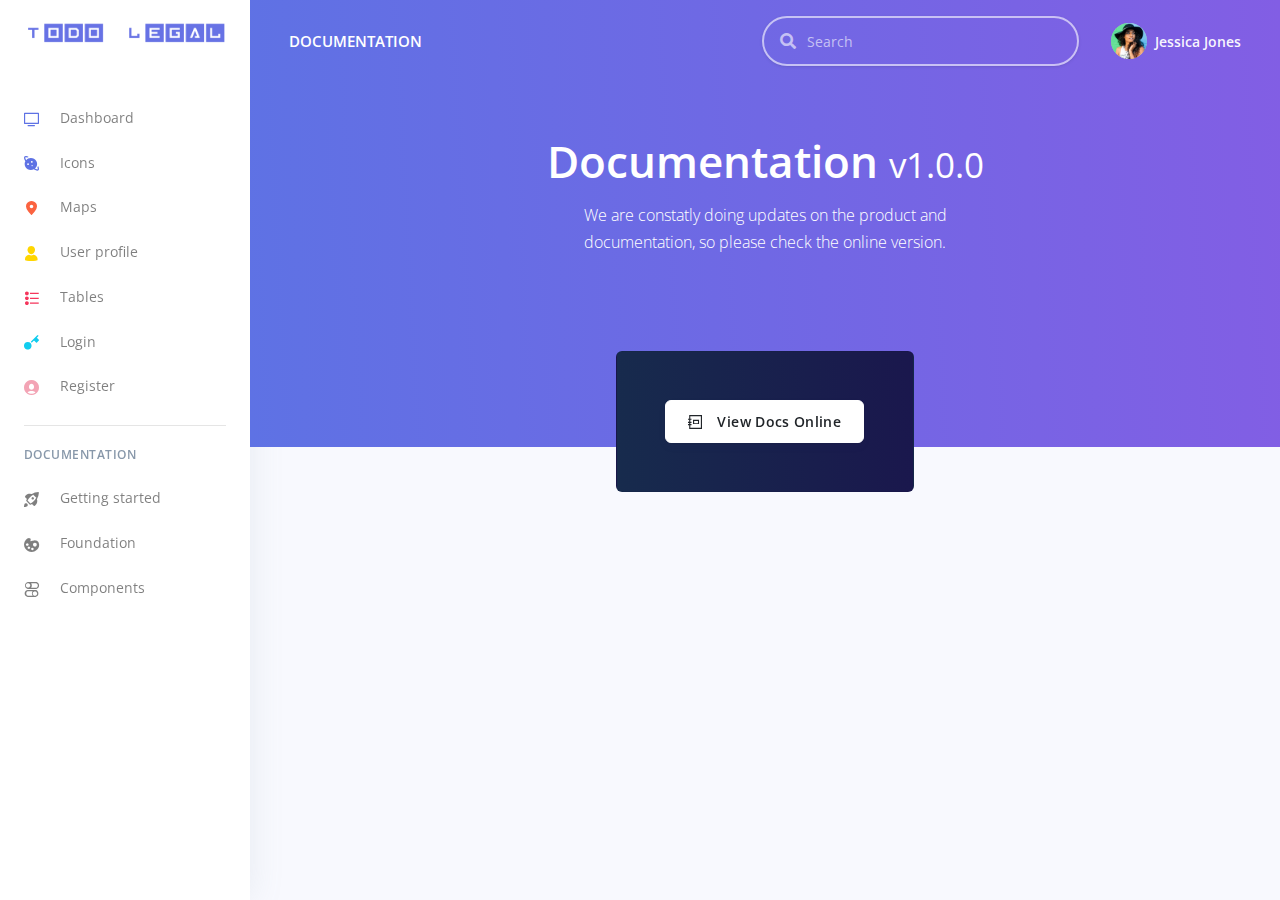
<file: docs/documentation.html>
<!DOCTYPE html>
<html>

<head>
  <meta charset="utf-8">
  <meta name="viewport" content="width=device-width, initial-scale=1, shrink-to-fit=no">
  <meta name="description" content="Start your development with a Dashboard for Bootstrap 4.">
  <meta name="author" content="Creative Tim">
  <title>Argon Dashboard - Free Dashboard for Bootstrap 4</title>
  <!-- Favicon -->
  <link href="../assets/img/brand/favicon.png" rel="icon" type="image/png">
  <!-- Fonts -->
  <link href="https://fonts.googleapis.com/css?family=Open+Sans:300,400,600,700" rel="stylesheet">
  <!-- Icons -->
  <link href="../assets/vendor/nucleo/css/nucleo.css" rel="stylesheet">
  <link href="../assets/vendor/@fortawesome/fontawesome-free/css/all.min.css" rel="stylesheet">
  <!-- Argon CSS -->
  <link type="text/css" href="../assets/css/argon.css?v=1.0.0" rel="stylesheet">
</head>

<body>
  <!-- Sidenav -->
  <nav class="navbar navbar-vertical fixed-left navbar-expand-md navbar-light bg-white" id="sidenav-main">
    <div class="container-fluid">
      <!-- Toggler -->
      <button class="navbar-toggler" type="button" data-toggle="collapse" data-target="#sidenav-collapse-main" aria-controls="sidenav-main" aria-expanded="false" aria-label="Toggle navigation">
        <span class="navbar-toggler-icon"></span>
      </button>
      <!-- Brand -->
      <a class="navbar-brand pt-0" href="../index.html">
        <img src="../assets/img/brand/blue.png" class="navbar-brand-img" alt="...">
      </a>
      <!-- User -->
      <ul class="nav align-items-center d-md-none">
        <li class="nav-item dropdown">
          <a class="nav-link nav-link-icon" href="#" role="button" data-toggle="dropdown" aria-haspopup="true" aria-expanded="false">
            <i class="ni ni-bell-55"></i>
          </a>
          <div class="dropdown-menu dropdown-menu-arrow dropdown-menu-right" aria-labelledby="navbar-default_dropdown_1">
            <a class="dropdown-item" href="#">Action</a>
            <a class="dropdown-item" href="#">Another action</a>
            <div class="dropdown-divider"></div>
            <a class="dropdown-item" href="#">Something else here</a>
          </div>
        </li>
        <li class="nav-item dropdown">
          <a class="nav-link" href="#" role="button" data-toggle="dropdown" aria-haspopup="true" aria-expanded="false">
            <div class="media align-items-center">
              <span class="avatar avatar-sm rounded-circle">
                <img alt="Image placeholder" src="../assets/img/theme/team-1-800x800.jpg">
              </span>
            </div>
          </a>
          <div class="dropdown-menu dropdown-menu-arrow dropdown-menu-right">
            <div class=" dropdown-header noti-title">
              <h6 class="text-overflow m-0">Welcome!</h6>
            </div>
            <a href="../examples/profile.html" class="dropdown-item">
              <i class="ni ni-single-02"></i>
              <span>My profile</span>
            </a>
            <a href="../examples/profile.html" class="dropdown-item">
              <i class="ni ni-settings-gear-65"></i>
              <span>Settings</span>
            </a>
            <a href="../examples/profile.html" class="dropdown-item">
              <i class="ni ni-calendar-grid-58"></i>
              <span>Activity</span>
            </a>
            <a href="../examples/profile.html" class="dropdown-item">
              <i class="ni ni-support-16"></i>
              <span>Support</span>
            </a>
            <div class="dropdown-divider"></div>
            <a href="#!" class="dropdown-item">
              <i class="ni ni-user-run"></i>
              <span>Logout</span>
            </a>
          </div>
        </li>
      </ul>
      <!-- Collapse -->
      <div class="collapse navbar-collapse" id="sidenav-collapse-main">
        <!-- Collapse header -->
        <div class="navbar-collapse-header d-md-none">
          <div class="row">
            <div class="col-6 collapse-brand">
              <a href="../index.html">
                <img src="../assets/img/brand/blue.png">
              </a>
            </div>
            <div class="col-6 collapse-close">
              <button type="button" class="navbar-toggler" data-toggle="collapse" data-target="#sidenav-collapse-main" aria-controls="sidenav-main" aria-expanded="false" aria-label="Toggle sidenav">
                <span></span>
                <span></span>
              </button>
            </div>
          </div>
        </div>
        <!-- Form -->
        <form class="mt-4 mb-3 d-md-none">
          <div class="input-group input-group-rounded input-group-merge">
            <input type="search" class="form-control form-control-rounded form-control-prepended" placeholder="Search" aria-label="Search">
            <div class="input-group-prepend">
              <div class="input-group-text">
                <span class="fa fa-search"></span>
              </div>
            </div>
          </div>
        </form>
        <!-- Navigation -->
        <ul class="navbar-nav">
          <li class="nav-item">
            <a class="nav-link" href="../index.html">
              <i class="ni ni-tv-2 text-primary"></i> Dashboard
            </a>
          </li>
          <li class="nav-item">
            <a class="nav-link" href="../examples/icons.html">
              <i class="ni ni-planet text-blue"></i> Icons
            </a>
          </li>
          <li class="nav-item">
            <a class="nav-link" href="../examples/maps.html">
              <i class="ni ni-pin-3 text-orange"></i> Maps
            </a>
          </li>
          <li class="nav-item">
            <a class="nav-link" href="../examples/profile.html">
              <i class="ni ni-single-02 text-yellow"></i> User profile
            </a>
          </li>
          <li class="nav-item">
            <a class="nav-link" href="../examples/tables.html">
              <i class="ni ni-bullet-list-67 text-red"></i> Tables
            </a>
          </li>
          <li class="nav-item">
            <a class="nav-link" href="../examples/login.html">
              <i class="ni ni-key-25 text-info"></i> Login
            </a>
          </li>
          <li class="nav-item">
            <a class="nav-link" href="../examples/register.html">
              <i class="ni ni-circle-08 text-pink"></i> Register
            </a>
          </li>
        </ul>
        <!-- Divider -->
        <hr class="my-3">
        <!-- Heading -->
        <h6 class="navbar-heading text-muted">Documentation</h6>
        <!-- Navigation -->
        <ul class="navbar-nav mb-md-3">
          <li class="nav-item">
            <a class="nav-link" href="https://demos.creative-tim.com/argon-dashboard/docs/getting-started/overview.html">
              <i class="ni ni-spaceship"></i> Getting started
            </a>
          </li>
          <li class="nav-item">
            <a class="nav-link" href="https://demos.creative-tim.com/argon-dashboard/docs/foundation/colors.html">
              <i class="ni ni-palette"></i> Foundation
            </a>
          </li>
          <li class="nav-item">
            <a class="nav-link" href="https://demos.creative-tim.com/argon-dashboard/docs/components/alerts.html">
              <i class="ni ni-ui-04"></i> Components
            </a>
          </li>
        </ul>
      </div>
    </div>
  </nav>
  <!-- Main content -->
  <div class="main-content">
    <!-- Top navbar -->
    <nav class="navbar navbar-top navbar-expand-md navbar-dark" id="navbar-main">
      <div class="container-fluid">
        <!-- Brand -->
        <a class="h4 mb-0 text-white text-uppercase d-none d-lg-inline-block" href="../index.html">Documentation</a>
        <!-- Form -->
        <form class="navbar-search navbar-search-dark form-inline mr-3 d-none d-md-flex ml-lg-auto">
          <div class="form-group mb-0">
            <div class="input-group input-group-alternative">
              <div class="input-group-prepend">
                <span class="input-group-text"><i class="fas fa-search"></i></span>
              </div>
              <input class="form-control" placeholder="Search" type="text">
            </div>
          </div>
        </form>
        <!-- User -->
        <ul class="navbar-nav align-items-center d-none d-md-flex">
          <li class="nav-item dropdown">
            <a class="nav-link pr-0" href="#" role="button" data-toggle="dropdown" aria-haspopup="true" aria-expanded="false">
              <div class="media align-items-center">
                <span class="avatar avatar-sm rounded-circle">
                  <img alt="Image placeholder" src="../assets/img/theme/team-4-800x800.jpg">
                </span>
                <div class="media-body ml-2 d-none d-lg-block">
                  <span class="mb-0 text-sm  font-weight-bold">Jessica Jones</span>
                </div>
              </div>
            </a>
            <div class="dropdown-menu dropdown-menu-arrow dropdown-menu-right">
              <div class=" dropdown-header noti-title">
                <h6 class="text-overflow m-0">Welcome!</h6>
              </div>
              <a href="../examples/profile.html" class="dropdown-item">
                <i class="ni ni-single-02"></i>
                <span>My profile</span>
              </a>
              <a href="../examples/profile.html" class="dropdown-item">
                <i class="ni ni-settings-gear-65"></i>
                <span>Settings</span>
              </a>
              <a href="../examples/profile.html" class="dropdown-item">
                <i class="ni ni-calendar-grid-58"></i>
                <span>Activity</span>
              </a>
              <a href="../examples/profile.html" class="dropdown-item">
                <i class="ni ni-support-16"></i>
                <span>Support</span>
              </a>
              <div class="dropdown-divider"></div>
              <a href="#!" class="dropdown-item">
                <i class="ni ni-user-run"></i>
                <span>Logout</span>
              </a>
            </div>
          </li>
        </ul>
      </div>
    </nav>
    <!-- Header -->
    <div class="header bg-gradient-primary pb-8 pt-5 pt-lg-8 d-flex align-items-center">
      <!-- Header container -->
      <div class="container-fluid">
        <div class="row justify-content-center">
          <div class="col-lg-6 col-md-10 text-center">
            <h1 class="display-2 text-white">Documentation <small>v1.0.0</small></h1>
            <p class="text-white mt-0 mb-5">We are constatly doing updates on the product and documentation, so please check the online version.</p>
          </div>
        </div>
      </div>
    </div>
    <!-- Page content -->
    <div class="container-fluid mt--7">
      <div class="row justify-content-center">
        <div class="col-lg-4">
          <div class="card bg-gradient-default text-center p-5">
            <a href="https://demos.creative-tim.com/argon-dashboard/docs/getting-started/overview.html" class="btn btn-white btn-icon mb-3 mb-sm-0">
              <span class="btn-inner--icon"><i class="ni ni-collection"></i></span>
              <span class="btn-inner--text">View Docs Online</span>
            </a>
          </div>
        </div>
      </div>
      <!-- Footer -->
    </div>
  </div>
  <!-- Argon Scripts -->
  <!-- Core -->
  <script src="../assets/vendor/jquery/dist/jquery.min.js"></script>
  <script src="../assets/vendor/bootstrap/dist/js/bootstrap.bundle.min.js"></script>
  <!-- Argon JS -->
  <script src="../assets/js/argon.js?v=1.0.0"></script>
</body>

</html>
</file>
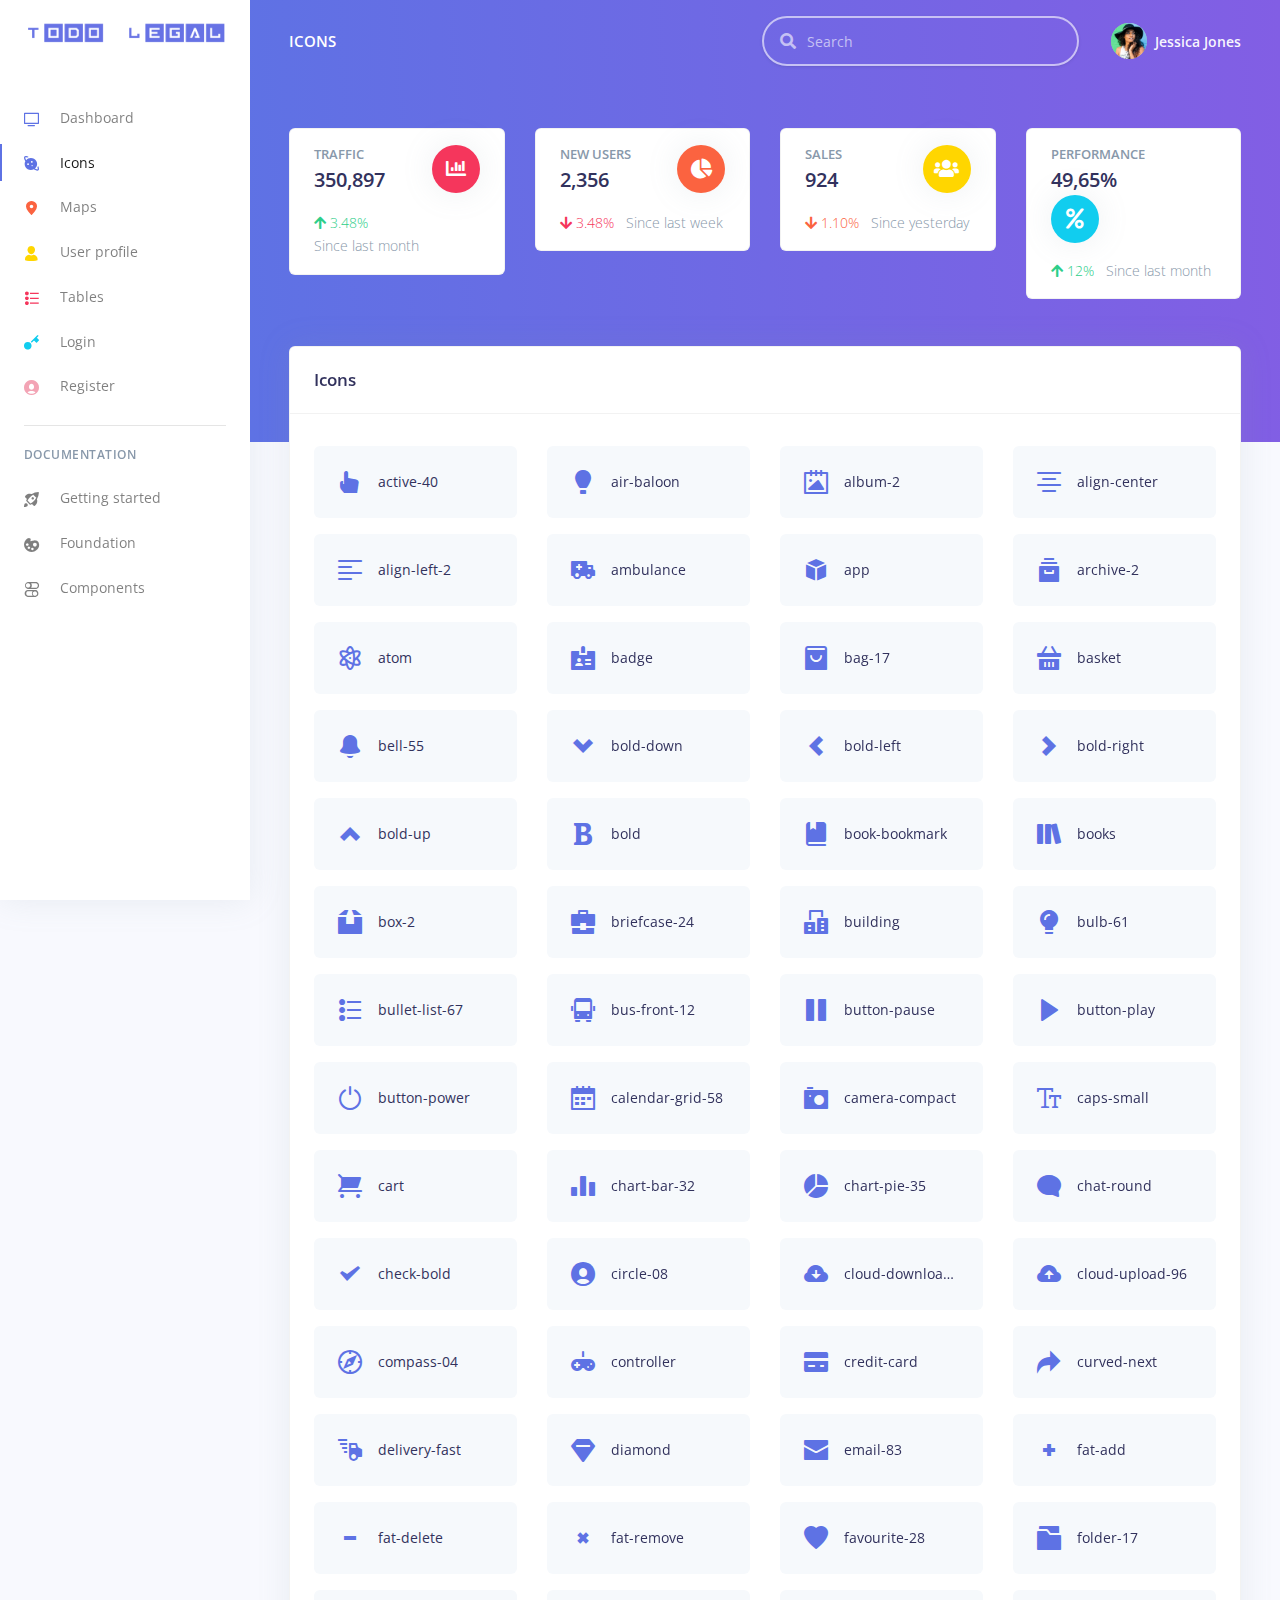
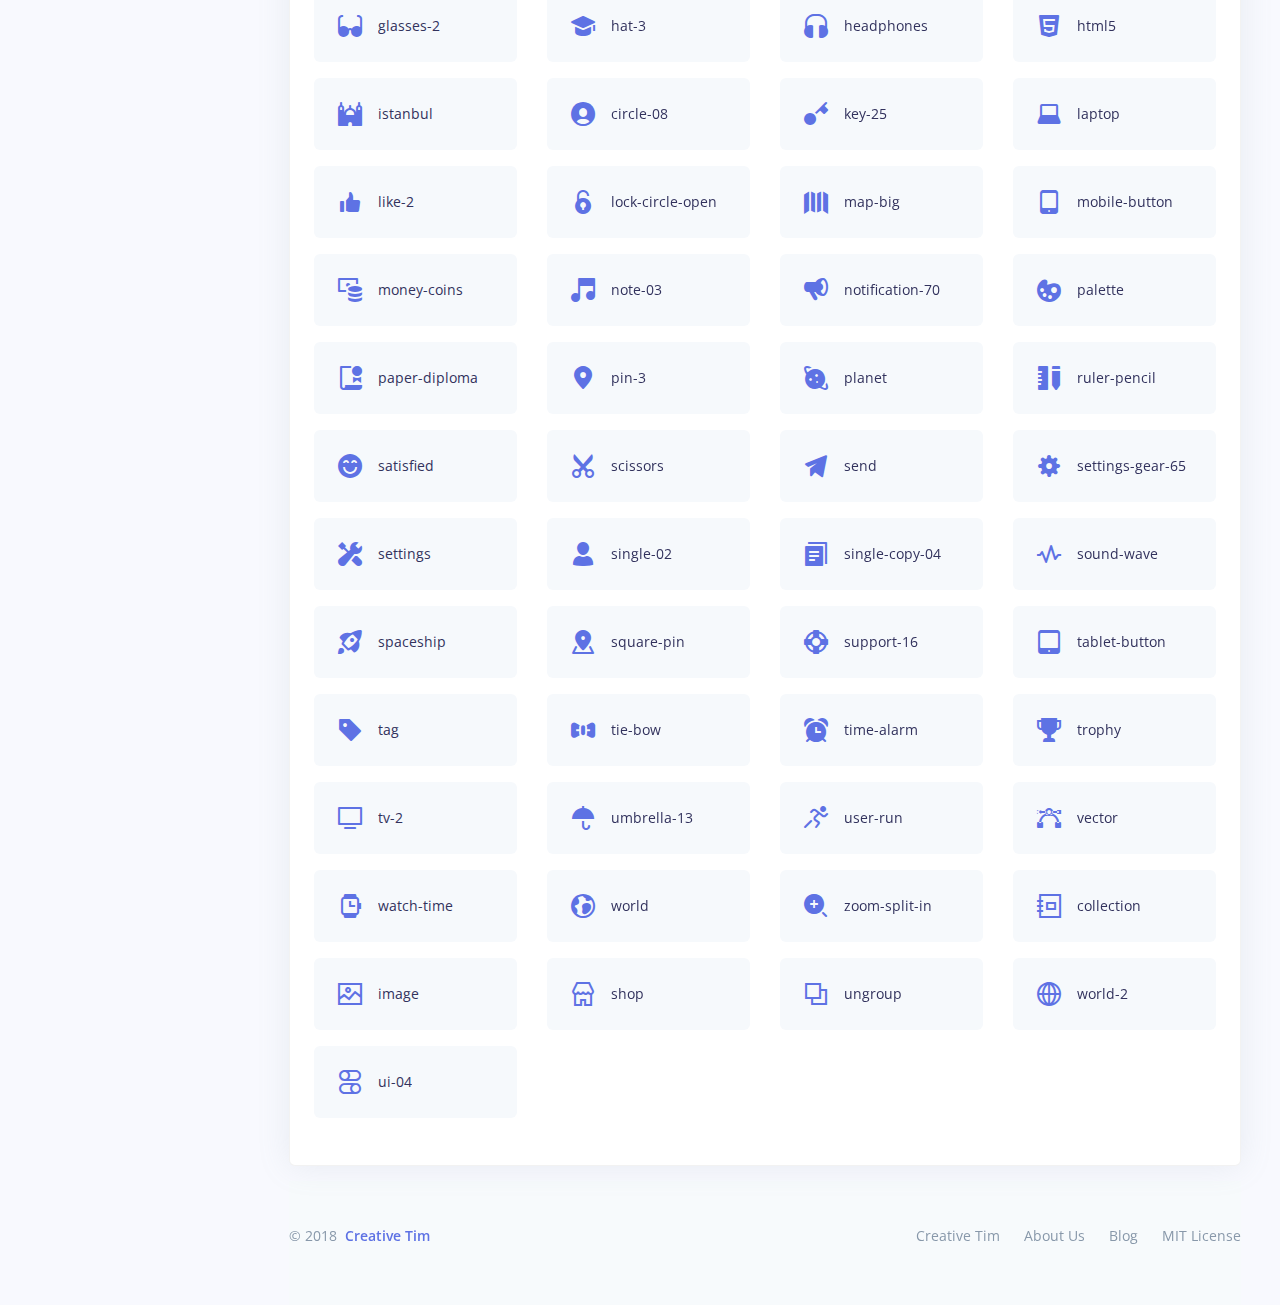
<file: examples/icons.html>
<!DOCTYPE html>
<html>

<head>
  <meta charset="utf-8">
  <meta name="viewport" content="width=device-width, initial-scale=1, shrink-to-fit=no">
  <meta name="description" content="Start your development with a Dashboard for Bootstrap 4.">
  <meta name="author" content="Creative Tim">
  <title>Argon Dashboard - Free Dashboard for Bootstrap 4</title>
  <!-- Favicon -->
  <link href="../assets/img/brand/favicon.png" rel="icon" type="image/png">
  <!-- Fonts -->
  <link href="https://fonts.googleapis.com/css?family=Open+Sans:300,400,600,700" rel="stylesheet">
  <!-- Icons -->
  <link href="../assets/vendor/nucleo/css/nucleo.css" rel="stylesheet">
  <link href="../assets/vendor/@fortawesome/fontawesome-free/css/all.min.css" rel="stylesheet">
  <!-- Argon CSS -->
  <link type="text/css" href="../assets/css/argon.css?v=1.0.0" rel="stylesheet">
</head>

<body>
  <!-- Sidenav -->
  <nav class="navbar navbar-vertical fixed-left navbar-expand-md navbar-light bg-white" id="sidenav-main">
    <div class="container-fluid">
      <!-- Toggler -->
      <button class="navbar-toggler" type="button" data-toggle="collapse" data-target="#sidenav-collapse-main" aria-controls="sidenav-main" aria-expanded="false" aria-label="Toggle navigation">
        <span class="navbar-toggler-icon"></span>
      </button>
      <!-- Brand -->
      <a class="navbar-brand pt-0" href="../index.html">
        <img src="../assets/img/brand/blue.png" class="navbar-brand-img" alt="...">
      </a>
      <!-- User -->
      <ul class="nav align-items-center d-md-none">
        <li class="nav-item dropdown">
          <a class="nav-link nav-link-icon" href="#" role="button" data-toggle="dropdown" aria-haspopup="true" aria-expanded="false">
            <i class="ni ni-bell-55"></i>
          </a>
          <div class="dropdown-menu dropdown-menu-arrow dropdown-menu-right" aria-labelledby="navbar-default_dropdown_1">
            <a class="dropdown-item" href="#">Action</a>
            <a class="dropdown-item" href="#">Another action</a>
            <div class="dropdown-divider"></div>
            <a class="dropdown-item" href="#">Something else here</a>
          </div>
        </li>
        <li class="nav-item dropdown">
          <a class="nav-link" href="#" role="button" data-toggle="dropdown" aria-haspopup="true" aria-expanded="false">
            <div class="media align-items-center">
              <span class="avatar avatar-sm rounded-circle">
                <img alt="Image placeholder" src="../assets/img/theme/team-1-800x800.jpg">
              </span>
            </div>
          </a>
          <div class="dropdown-menu dropdown-menu-arrow dropdown-menu-right">
            <div class=" dropdown-header noti-title">
              <h6 class="text-overflow m-0">Welcome!</h6>
            </div>
            <a href="../examples/profile.html" class="dropdown-item">
              <i class="ni ni-single-02"></i>
              <span>My profile</span>
            </a>
            <a href="../examples/profile.html" class="dropdown-item">
              <i class="ni ni-settings-gear-65"></i>
              <span>Settings</span>
            </a>
            <a href="../examples/profile.html" class="dropdown-item">
              <i class="ni ni-calendar-grid-58"></i>
              <span>Activity</span>
            </a>
            <a href="../examples/profile.html" class="dropdown-item">
              <i class="ni ni-support-16"></i>
              <span>Support</span>
            </a>
            <div class="dropdown-divider"></div>
            <a href="#!" class="dropdown-item">
              <i class="ni ni-user-run"></i>
              <span>Logout</span>
            </a>
          </div>
        </li>
      </ul>
      <!-- Collapse -->
      <div class="collapse navbar-collapse" id="sidenav-collapse-main">
        <!-- Collapse header -->
        <div class="navbar-collapse-header d-md-none">
          <div class="row">
            <div class="col-6 collapse-brand">
              <a href="../index.html">
                <img src="../assets/img/brand/blue.png">
              </a>
            </div>
            <div class="col-6 collapse-close">
              <button type="button" class="navbar-toggler" data-toggle="collapse" data-target="#sidenav-collapse-main" aria-controls="sidenav-main" aria-expanded="false" aria-label="Toggle sidenav">
                <span></span>
                <span></span>
              </button>
            </div>
          </div>
        </div>
        <!-- Form -->
        <form class="mt-4 mb-3 d-md-none">
          <div class="input-group input-group-rounded input-group-merge">
            <input type="search" class="form-control form-control-rounded form-control-prepended" placeholder="Search" aria-label="Search">
            <div class="input-group-prepend">
              <div class="input-group-text">
                <span class="fa fa-search"></span>
              </div>
            </div>
          </div>
        </form>
        <!-- Navigation -->
        <ul class="navbar-nav">
          <li class="nav-item">
            <a class="nav-link" href="../index.html">
              <i class="ni ni-tv-2 text-primary"></i> Dashboard
            </a>
          </li>
          <li class="nav-item">
            <a class="nav-link active" href="../examples/icons.html">
              <i class="ni ni-planet text-blue"></i> Icons
            </a>
          </li>
          <li class="nav-item">
            <a class="nav-link" href="../examples/maps.html">
              <i class="ni ni-pin-3 text-orange"></i> Maps
            </a>
          </li>
          <li class="nav-item">
            <a class="nav-link" href="../examples/profile.html">
              <i class="ni ni-single-02 text-yellow"></i> User profile
            </a>
          </li>
          <li class="nav-item">
            <a class="nav-link" href="../examples/tables.html">
              <i class="ni ni-bullet-list-67 text-red"></i> Tables
            </a>
          </li>
          <li class="nav-item">
            <a class="nav-link" href="../examples/login.html">
              <i class="ni ni-key-25 text-info"></i> Login
            </a>
          </li>
          <li class="nav-item">
            <a class="nav-link" href="../examples/register.html">
              <i class="ni ni-circle-08 text-pink"></i> Register
            </a>
          </li>
        </ul>
        <!-- Divider -->
        <hr class="my-3">
        <!-- Heading -->
        <h6 class="navbar-heading text-muted">Documentation</h6>
        <!-- Navigation -->
        <ul class="navbar-nav mb-md-3">
          <li class="nav-item">
            <a class="nav-link" href="https://demos.creative-tim.com/argon-dashboard/docs/getting-started/overview.html">
              <i class="ni ni-spaceship"></i> Getting started
            </a>
          </li>
          <li class="nav-item">
            <a class="nav-link" href="https://demos.creative-tim.com/argon-dashboard/docs/foundation/colors.html">
              <i class="ni ni-palette"></i> Foundation
            </a>
          </li>
          <li class="nav-item">
            <a class="nav-link" href="https://demos.creative-tim.com/argon-dashboard/docs/components/alerts.html">
              <i class="ni ni-ui-04"></i> Components
            </a>
          </li>
        </ul>
      </div>
    </div>
  </nav>
  <!-- Main content -->
  <div class="main-content">
    <!-- Top navbar -->
    <nav class="navbar navbar-top navbar-expand-md navbar-dark" id="navbar-main">
      <div class="container-fluid">
        <!-- Brand -->
        <a class="h4 mb-0 text-white text-uppercase d-none d-lg-inline-block" href="../index.html">Icons</a>
        <!-- Form -->
        <form class="navbar-search navbar-search-dark form-inline mr-3 d-none d-md-flex ml-lg-auto">
          <div class="form-group mb-0">
            <div class="input-group input-group-alternative">
              <div class="input-group-prepend">
                <span class="input-group-text"><i class="fas fa-search"></i></span>
              </div>
              <input class="form-control" placeholder="Search" type="text">
            </div>
          </div>
        </form>
        <!-- User -->
        <ul class="navbar-nav align-items-center d-none d-md-flex">
          <li class="nav-item dropdown">
            <a class="nav-link pr-0" href="#" role="button" data-toggle="dropdown" aria-haspopup="true" aria-expanded="false">
              <div class="media align-items-center">
                <span class="avatar avatar-sm rounded-circle">
                  <img alt="Image placeholder" src="../assets/img/theme/team-4-800x800.jpg">
                </span>
                <div class="media-body ml-2 d-none d-lg-block">
                  <span class="mb-0 text-sm  font-weight-bold">Jessica Jones</span>
                </div>
              </div>
            </a>
            <div class="dropdown-menu dropdown-menu-arrow dropdown-menu-right">
              <div class=" dropdown-header noti-title">
                <h6 class="text-overflow m-0">Welcome!</h6>
              </div>
              <a href="../examples/profile.html" class="dropdown-item">
                <i class="ni ni-single-02"></i>
                <span>My profile</span>
              </a>
              <a href="../examples/profile.html" class="dropdown-item">
                <i class="ni ni-settings-gear-65"></i>
                <span>Settings</span>
              </a>
              <a href="../examples/profile.html" class="dropdown-item">
                <i class="ni ni-calendar-grid-58"></i>
                <span>Activity</span>
              </a>
              <a href="../examples/profile.html" class="dropdown-item">
                <i class="ni ni-support-16"></i>
                <span>Support</span>
              </a>
              <div class="dropdown-divider"></div>
              <a href="#!" class="dropdown-item">
                <i class="ni ni-user-run"></i>
                <span>Logout</span>
              </a>
            </div>
          </li>
        </ul>
      </div>
    </nav>
    <!-- Header -->
    <div class="header bg-gradient-primary pb-8 pt-5 pt-md-8">
      <div class="container-fluid">
        <div class="header-body">
          <!-- Card stats -->
          <div class="row">
            <div class="col-xl-3 col-lg-6">
              <div class="card card-stats mb-4 mb-xl-0">
                <div class="card-body">
                  <div class="row">
                    <div class="col">
                      <h5 class="card-title text-uppercase text-muted mb-0">Traffic</h5>
                      <span class="h2 font-weight-bold mb-0">350,897</span>
                    </div>
                    <div class="col-auto">
                      <div class="icon icon-shape bg-danger text-white rounded-circle shadow">
                        <i class="fas fa-chart-bar"></i>
                      </div>
                    </div>
                  </div>
                  <p class="mt-3 mb-0 text-muted text-sm">
                    <span class="text-success mr-2"><i class="fa fa-arrow-up"></i> 3.48%</span>
                    <span class="text-nowrap">Since last month</span>
                  </p>
                </div>
              </div>
            </div>
            <div class="col-xl-3 col-lg-6">
              <div class="card card-stats mb-4 mb-xl-0">
                <div class="card-body">
                  <div class="row">
                    <div class="col">
                      <h5 class="card-title text-uppercase text-muted mb-0">New users</h5>
                      <span class="h2 font-weight-bold mb-0">2,356</span>
                    </div>
                    <div class="col-auto">
                      <div class="icon icon-shape bg-warning text-white rounded-circle shadow">
                        <i class="fas fa-chart-pie"></i>
                      </div>
                    </div>
                  </div>
                  <p class="mt-3 mb-0 text-muted text-sm">
                    <span class="text-danger mr-2"><i class="fas fa-arrow-down"></i> 3.48%</span>
                    <span class="text-nowrap">Since last week</span>
                  </p>
                </div>
              </div>
            </div>
            <div class="col-xl-3 col-lg-6">
              <div class="card card-stats mb-4 mb-xl-0">
                <div class="card-body">
                  <div class="row">
                    <div class="col">
                      <h5 class="card-title text-uppercase text-muted mb-0">Sales</h5>
                      <span class="h2 font-weight-bold mb-0">924</span>
                    </div>
                    <div class="col-auto">
                      <div class="icon icon-shape bg-yellow text-white rounded-circle shadow">
                        <i class="fas fa-users"></i>
                      </div>
                    </div>
                  </div>
                  <p class="mt-3 mb-0 text-muted text-sm">
                    <span class="text-warning mr-2"><i class="fas fa-arrow-down"></i> 1.10%</span>
                    <span class="text-nowrap">Since yesterday</span>
                  </p>
                </div>
              </div>
            </div>
            <div class="col-xl-3 col-lg-6">
              <div class="card card-stats mb-4 mb-xl-0">
                <div class="card-body">
                  <div class="row">
                    <div class="col">
                      <h5 class="card-title text-uppercase text-muted mb-0">Performance</h5>
                      <span class="h2 font-weight-bold mb-0">49,65%</span>
                    </div>
                    <div class="col-auto">
                      <div class="icon icon-shape bg-info text-white rounded-circle shadow">
                        <i class="fas fa-percent"></i>
                      </div>
                    </div>
                  </div>
                  <p class="mt-3 mb-0 text-muted text-sm">
                    <span class="text-success mr-2"><i class="fas fa-arrow-up"></i> 12%</span>
                    <span class="text-nowrap">Since last month</span>
                  </p>
                </div>
              </div>
            </div>
          </div>
        </div>
      </div>
    </div>
    <!-- Page content -->
    <div class="container-fluid mt--7">
      <!-- Table -->
      <div class="row">
        <div class="col">
          <div class="card shadow">
            <div class="card-header bg-transparent">
              <h3 class="mb-0">Icons</h3>
            </div>
            <div class="card-body">
              <div class="row icon-examples">
                <div class="col-lg-3 col-md-6">
                  <button type="button" class="btn-icon-clipboard" data-clipboard-text="active-40" title="Copy to clipboard">
                    <div>
                      <i class="ni ni-active-40"></i>
                      <span>active-40</span>
                    </div>
                  </button>
                </div>
                <div class="col-lg-3 col-md-6">
                  <button type="button" class="btn-icon-clipboard" data-clipboard-text="air-baloon" title="Copy to clipboard">
                    <div>
                      <i class="ni ni-air-baloon"></i>
                      <span>air-baloon</span>
                    </div>
                  </button>
                </div>
                <div class="col-lg-3 col-md-6">
                  <button type="button" class="btn-icon-clipboard" data-clipboard-text="album-2" title="Copy to clipboard">
                    <div>
                      <i class="ni ni-album-2"></i>
                      <span>album-2</span>
                    </div>
                  </button>
                </div>
                <div class="col-lg-3 col-md-6">
                  <button type="button" class="btn-icon-clipboard" data-clipboard-text="align-center" title="Copy to clipboard">
                    <div>
                      <i class="ni ni-align-center"></i>
                      <span>align-center</span>
                    </div>
                  </button>
                </div>
                <div class="col-lg-3 col-md-6">
                  <button type="button" class="btn-icon-clipboard" data-clipboard-text="align-left-2" title="Copy to clipboard">
                    <div>
                      <i class="ni ni-align-left-2"></i>
                      <span>align-left-2</span>
                    </div>
                  </button>
                </div>
                <div class="col-lg-3 col-md-6">
                  <button type="button" class="btn-icon-clipboard" data-clipboard-text="ambulance" title="Copy to clipboard">
                    <div>
                      <i class="ni ni-ambulance"></i>
                      <span>ambulance</span>
                    </div>
                  </button>
                </div>
                <div class="col-lg-3 col-md-6">
                  <button type="button" class="btn-icon-clipboard" data-clipboard-text="app" title="Copy to clipboard">
                    <div>
                      <i class="ni ni-app"></i>
                      <span>app</span>
                    </div>
                  </button>
                </div>
                <div class="col-lg-3 col-md-6">
                  <button type="button" class="btn-icon-clipboard" data-clipboard-text="archive-2" title="Copy to clipboard">
                    <div>
                      <i class="ni ni-archive-2"></i>
                      <span>archive-2</span>
                    </div>
                  </button>
                </div>
                <div class="col-lg-3 col-md-6">
                  <button type="button" class="btn-icon-clipboard" data-clipboard-text="atom" title="Copy to clipboard">
                    <div>
                      <i class="ni ni-atom"></i>
                      <span>atom</span>
                    </div>
                  </button>
                </div>
                <div class="col-lg-3 col-md-6">
                  <button type="button" class="btn-icon-clipboard" data-clipboard-text="badge" title="Copy to clipboard">
                    <div>
                      <i class="ni ni-badge"></i>
                      <span>badge</span>
                    </div>
                  </button>
                </div>
                <div class="col-lg-3 col-md-6">
                  <button type="button" class="btn-icon-clipboard" data-clipboard-text="bag-17" title="Copy to clipboard">
                    <div>
                      <i class="ni ni-bag-17"></i>
                      <span>bag-17</span>
                    </div>
                  </button>
                </div>
                <div class="col-lg-3 col-md-6">
                  <button type="button" class="btn-icon-clipboard" data-clipboard-text="basket" title="Copy to clipboard">
                    <div>
                      <i class="ni ni-basket"></i>
                      <span>basket</span>
                    </div>
                  </button>
                </div>
                <div class="col-lg-3 col-md-6">
                  <button type="button" class="btn-icon-clipboard" data-clipboard-text="bell-55" title="Copy to clipboard">
                    <div>
                      <i class="ni ni-bell-55"></i>
                      <span>bell-55</span>
                    </div>
                  </button>
                </div>
                <div class="col-lg-3 col-md-6">
                  <button type="button" class="btn-icon-clipboard" data-clipboard-text="bold-down" title="Copy to clipboard">
                    <div>
                      <i class="ni ni-bold-down"></i>
                      <span>bold-down</span>
                    </div>
                  </button>
                </div>
                <div class="col-lg-3 col-md-6">
                  <button type="button" class="btn-icon-clipboard" data-clipboard-text="bold-left" title="Copy to clipboard">
                    <div>
                      <i class="ni ni-bold-left"></i>
                      <span>bold-left</span>
                    </div>
                  </button>
                </div>
                <div class="col-lg-3 col-md-6">
                  <button type="button" class="btn-icon-clipboard" data-clipboard-text="bold-right" title="Copy to clipboard">
                    <div>
                      <i class="ni ni-bold-right"></i>
                      <span>bold-right</span>
                    </div>
                  </button>
                </div>
                <div class="col-lg-3 col-md-6">
                  <button type="button" class="btn-icon-clipboard" data-clipboard-text="bold-up" title="Copy to clipboard">
                    <div>
                      <i class="ni ni-bold-up"></i>
                      <span>bold-up</span>
                    </div>
                  </button>
                </div>
                <div class="col-lg-3 col-md-6">
                  <button type="button" class="btn-icon-clipboard" data-clipboard-text="bold" title="Copy to clipboard">
                    <div>
                      <i class="ni ni-bold"></i>
                      <span>bold</span>
                    </div>
                  </button>
                </div>
                <div class="col-lg-3 col-md-6">
                  <button type="button" class="btn-icon-clipboard" data-clipboard-text="book-bookmark" title="Copy to clipboard">
                    <div>
                      <i class="ni ni-book-bookmark"></i>
                      <span>book-bookmark</span>
                    </div>
                  </button>
                </div>
                <div class="col-lg-3 col-md-6">
                  <button type="button" class="btn-icon-clipboard" data-clipboard-text="books" title="Copy to clipboard">
                    <div>
                      <i class="ni ni-books"></i>
                      <span>books</span>
                    </div>
                  </button>
                </div>
                <div class="col-lg-3 col-md-6">
                  <button type="button" class="btn-icon-clipboard" data-clipboard-text="box-2" title="Copy to clipboard">
                    <div>
                      <i class="ni ni-box-2"></i>
                      <span>box-2</span>
                    </div>
                  </button>
                </div>
                <div class="col-lg-3 col-md-6">
                  <button type="button" class="btn-icon-clipboard" data-clipboard-text="briefcase-24" title="Copy to clipboard">
                    <div>
                      <i class="ni ni-briefcase-24"></i>
                      <span>briefcase-24</span>
                    </div>
                  </button>
                </div>
                <div class="col-lg-3 col-md-6">
                  <button type="button" class="btn-icon-clipboard" data-clipboard-text="building" title="Copy to clipboard">
                    <div>
                      <i class="ni ni-building"></i>
                      <span>building</span>
                    </div>
                  </button>
                </div>
                <div class="col-lg-3 col-md-6">
                  <button type="button" class="btn-icon-clipboard" data-clipboard-text="bulb-61" title="Copy to clipboard">
                    <div>
                      <i class="ni ni-bulb-61"></i>
                      <span>bulb-61</span>
                    </div>
                  </button>
                </div>
                <div class="col-lg-3 col-md-6">
                  <button type="button" class="btn-icon-clipboard" data-clipboard-text="bullet-list-67" title="Copy to clipboard">
                    <div>
                      <i class="ni ni-bullet-list-67"></i>
                      <span>bullet-list-67</span>
                    </div>
                  </button>
                </div>
                <div class="col-lg-3 col-md-6">
                  <button type="button" class="btn-icon-clipboard" data-clipboard-text="bus-front-12" title="Copy to clipboard">
                    <div>
                      <i class="ni ni-bus-front-12"></i>
                      <span>bus-front-12</span>
                    </div>
                  </button>
                </div>
                <div class="col-lg-3 col-md-6">
                  <button type="button" class="btn-icon-clipboard" data-clipboard-text="button-pause" title="Copy to clipboard">
                    <div>
                      <i class="ni ni-button-pause"></i>
                      <span>button-pause</span>
                    </div>
                  </button>
                </div>
                <div class="col-lg-3 col-md-6">
                  <button type="button" class="btn-icon-clipboard" data-clipboard-text="button-play" title="Copy to clipboard">
                    <div>
                      <i class="ni ni-button-play"></i>
                      <span>button-play</span>
                    </div>
                  </button>
                </div>
                <div class="col-lg-3 col-md-6">
                  <button type="button" class="btn-icon-clipboard" data-clipboard-text="button-power" title="Copy to clipboard">
                    <div>
                      <i class="ni ni-button-power"></i>
                      <span>button-power</span>
                    </div>
                  </button>
                </div>
                <div class="col-lg-3 col-md-6">
                  <button type="button" class="btn-icon-clipboard" data-clipboard-text="calendar-grid-58" title="Copy to clipboard">
                    <div>
                      <i class="ni ni-calendar-grid-58"></i>
                      <span>calendar-grid-58</span>
                    </div>
                  </button>
                </div>
                <div class="col-lg-3 col-md-6">
                  <button type="button" class="btn-icon-clipboard" data-clipboard-text="camera-compact" title="Copy to clipboard">
                    <div>
                      <i class="ni ni-camera-compact"></i>
                      <span>camera-compact</span>
                    </div>
                  </button>
                </div>
                <div class="col-lg-3 col-md-6">
                  <button type="button" class="btn-icon-clipboard" data-clipboard-text="caps-small" title="Copy to clipboard">
                    <div>
                      <i class="ni ni-caps-small"></i>
                      <span>caps-small</span>
                    </div>
                  </button>
                </div>
                <div class="col-lg-3 col-md-6">
                  <button type="button" class="btn-icon-clipboard" data-clipboard-text="cart" title="Copy to clipboard">
                    <div>
                      <i class="ni ni-cart"></i>
                      <span>cart</span>
                    </div>
                  </button>
                </div>
                <div class="col-lg-3 col-md-6">
                  <button type="button" class="btn-icon-clipboard" data-clipboard-text="chart-bar-32" title="Copy to clipboard">
                    <div>
                      <i class="ni ni-chart-bar-32"></i>
                      <span>chart-bar-32</span>
                    </div>
                  </button>
                </div>
                <div class="col-lg-3 col-md-6">
                  <button type="button" class="btn-icon-clipboard" data-clipboard-text="chart-pie-35" title="Copy to clipboard">
                    <div>
                      <i class="ni ni-chart-pie-35"></i>
                      <span>chart-pie-35</span>
                    </div>
                  </button>
                </div>
                <div class="col-lg-3 col-md-6">
                  <button type="button" class="btn-icon-clipboard" data-clipboard-text="chat-round" title="Copy to clipboard">
                    <div>
                      <i class="ni ni-chat-round"></i>
                      <span>chat-round</span>
                    </div>
                  </button>
                </div>
                <div class="col-lg-3 col-md-6">
                  <button type="button" class="btn-icon-clipboard" data-clipboard-text="check-bold" title="Copy to clipboard">
                    <div>
                      <i class="ni ni-check-bold"></i>
                      <span>check-bold</span>
                    </div>
                  </button>
                </div>
                <div class="col-lg-3 col-md-6">
                  <button type="button" class="btn-icon-clipboard" data-clipboard-text="circle-08" title="Copy to clipboard">
                    <div>
                      <i class="ni ni-circle-08"></i>
                      <span>circle-08</span>
                    </div>
                  </button>
                </div>
                <div class="col-lg-3 col-md-6">
                  <button type="button" class="btn-icon-clipboard" data-clipboard-text="cloud-download-95" title="Copy to clipboard">
                    <div>
                      <i class="ni ni-cloud-download-95"></i>
                      <span>cloud-download-95</span>
                    </div>
                  </button>
                </div>
                <div class="col-lg-3 col-md-6">
                  <button type="button" class="btn-icon-clipboard" data-clipboard-text="cloud-upload-96" title="Copy to clipboard">
                    <div>
                      <i class="ni ni-cloud-upload-96"></i>
                      <span>cloud-upload-96</span>
                    </div>
                  </button>
                </div>
                <div class="col-lg-3 col-md-6">
                  <button type="button" class="btn-icon-clipboard" data-clipboard-text="compass-04" title="Copy to clipboard">
                    <div>
                      <i class="ni ni-compass-04"></i>
                      <span>compass-04</span>
                    </div>
                  </button>
                </div>
                <div class="col-lg-3 col-md-6">
                  <button type="button" class="btn-icon-clipboard" data-clipboard-text="controller" title="Copy to clipboard">
                    <div>
                      <i class="ni ni-controller"></i>
                      <span>controller</span>
                    </div>
                  </button>
                </div>
                <div class="col-lg-3 col-md-6">
                  <button type="button" class="btn-icon-clipboard" data-clipboard-text="credit-card" title="Copy to clipboard">
                    <div>
                      <i class="ni ni-credit-card"></i>
                      <span>credit-card</span>
                    </div>
                  </button>
                </div>
                <div class="col-lg-3 col-md-6">
                  <button type="button" class="btn-icon-clipboard" data-clipboard-text="curved-next" title="Copy to clipboard">
                    <div>
                      <i class="ni ni-curved-next"></i>
                      <span>curved-next</span>
                    </div>
                  </button>
                </div>
                <div class="col-lg-3 col-md-6">
                  <button type="button" class="btn-icon-clipboard" data-clipboard-text="delivery-fast" title="Copy to clipboard">
                    <div>
                      <i class="ni ni-delivery-fast"></i>
                      <span>delivery-fast</span>
                    </div>
                  </button>
                </div>
                <div class="col-lg-3 col-md-6">
                  <button type="button" class="btn-icon-clipboard" data-clipboard-text="diamond" title="Copy to clipboard">
                    <div>
                      <i class="ni ni-diamond"></i>
                      <span>diamond</span>
                    </div>
                  </button>
                </div>
                <div class="col-lg-3 col-md-6">
                  <button type="button" class="btn-icon-clipboard" data-clipboard-text="email-83" title="Copy to clipboard">
                    <div>
                      <i class="ni ni-email-83"></i>
                      <span>email-83</span>
                    </div>
                  </button>
                </div>
                <div class="col-lg-3 col-md-6">
                  <button type="button" class="btn-icon-clipboard" data-clipboard-text="fat-add" title="Copy to clipboard">
                    <div>
                      <i class="ni ni-fat-add"></i>
                      <span>fat-add</span>
                    </div>
                  </button>
                </div>
                <div class="col-lg-3 col-md-6">
                  <button type="button" class="btn-icon-clipboard" data-clipboard-text="fat-delete" title="Copy to clipboard">
                    <div>
                      <i class="ni ni-fat-delete"></i>
                      <span>fat-delete</span>
                    </div>
                  </button>
                </div>
                <div class="col-lg-3 col-md-6">
                  <button type="button" class="btn-icon-clipboard" data-clipboard-text="fat-remove" title="Copy to clipboard">
                    <div>
                      <i class="ni ni-fat-remove"></i>
                      <span>fat-remove</span>
                    </div>
                  </button>
                </div>
                <div class="col-lg-3 col-md-6">
                  <button type="button" class="btn-icon-clipboard" data-clipboard-text="favourite-28" title="Copy to clipboard">
                    <div>
                      <i class="ni ni-favourite-28"></i>
                      <span>favourite-28</span>
                    </div>
                  </button>
                </div>
                <div class="col-lg-3 col-md-6">
                  <button type="button" class="btn-icon-clipboard" data-clipboard-text="folder-17" title="Copy to clipboard">
                    <div>
                      <i class="ni ni-folder-17"></i>
                      <span>folder-17</span>
                    </div>
                  </button>
                </div>
                <div class="col-lg-3 col-md-6">
                  <button type="button" class="btn-icon-clipboard" data-clipboard-text="glasses-2" title="Copy to clipboard">
                    <div>
                      <i class="ni ni-glasses-2"></i>
                      <span>glasses-2</span>
                    </div>
                  </button>
                </div>
                <div class="col-lg-3 col-md-6">
                  <button type="button" class="btn-icon-clipboard" data-clipboard-text="hat-3" title="Copy to clipboard">
                    <div>
                      <i class="ni ni-hat-3"></i>
                      <span>hat-3</span>
                    </div>
                  </button>
                </div>
                <div class="col-lg-3 col-md-6">
                  <button type="button" class="btn-icon-clipboard" data-clipboard-text="headphones" title="Copy to clipboard">
                    <div>
                      <i class="ni ni-headphones"></i>
                      <span>headphones</span>
                    </div>
                  </button>
                </div>
                <div class="col-lg-3 col-md-6">
                  <button type="button" class="btn-icon-clipboard" data-clipboard-text="html5" title="Copy to clipboard">
                    <div>
                      <i class="ni ni-html5"></i>
                      <span>html5</span>
                    </div>
                  </button>
                </div>
                <div class="col-lg-3 col-md-6">
                  <button type="button" class="btn-icon-clipboard" data-clipboard-text="istanbul" title="Copy to clipboard">
                    <div>
                      <i class="ni ni-istanbul"></i>
                      <span>istanbul</span>
                    </div>
                  </button>
                </div>
                <div class="col-lg-3 col-md-6">
                  <button type="button" class="btn-icon-clipboard" data-clipboard-text="circle-08" title="Copy to clipboard">
                    <div>
                      <i class="ni ni-circle-08"></i>
                      <span>circle-08</span>
                    </div>
                  </button>
                </div>
                <div class="col-lg-3 col-md-6">
                  <button type="button" class="btn-icon-clipboard" data-clipboard-text="key-25" title="Copy to clipboard">
                    <div>
                      <i class="ni ni-key-25"></i>
                      <span>key-25</span>
                    </div>
                  </button>
                </div>
                <div class="col-lg-3 col-md-6">
                  <button type="button" class="btn-icon-clipboard" data-clipboard-text="laptop" title="Copy to clipboard">
                    <div>
                      <i class="ni ni-laptop"></i>
                      <span>laptop</span>
                    </div>
                  </button>
                </div>
                <div class="col-lg-3 col-md-6">
                  <button type="button" class="btn-icon-clipboard" data-clipboard-text="like-2" title="Copy to clipboard">
                    <div>
                      <i class="ni ni-like-2"></i>
                      <span>like-2</span>
                    </div>
                  </button>
                </div>
                <div class="col-lg-3 col-md-6">
                  <button type="button" class="btn-icon-clipboard" data-clipboard-text="lock-circle-open" title="Copy to clipboard">
                    <div>
                      <i class="ni ni-lock-circle-open"></i>
                      <span>lock-circle-open</span>
                    </div>
                  </button>
                </div>
                <div class="col-lg-3 col-md-6">
                  <button type="button" class="btn-icon-clipboard" data-clipboard-text="map-big" title="Copy to clipboard">
                    <div>
                      <i class="ni ni-map-big"></i>
                      <span>map-big</span>
                    </div>
                  </button>
                </div>
                <div class="col-lg-3 col-md-6">
                  <button type="button" class="btn-icon-clipboard" data-clipboard-text="mobile-button" title="Copy to clipboard">
                    <div>
                      <i class="ni ni-mobile-button"></i>
                      <span>mobile-button</span>
                    </div>
                  </button>
                </div>
                <div class="col-lg-3 col-md-6">
                  <button type="button" class="btn-icon-clipboard" data-clipboard-text="money-coins" title="Copy to clipboard">
                    <div>
                      <i class="ni ni-money-coins"></i>
                      <span>money-coins</span>
                    </div>
                  </button>
                </div>
                <div class="col-lg-3 col-md-6">
                  <button type="button" class="btn-icon-clipboard" data-clipboard-text="note-03" title="Copy to clipboard">
                    <div>
                      <i class="ni ni-note-03"></i>
                      <span>note-03</span>
                    </div>
                  </button>
                </div>
                <div class="col-lg-3 col-md-6">
                  <button type="button" class="btn-icon-clipboard" data-clipboard-text="notification-70" title="Copy to clipboard">
                    <div>
                      <i class="ni ni-notification-70"></i>
                      <span>notification-70</span>
                    </div>
                  </button>
                </div>
                <div class="col-lg-3 col-md-6">
                  <button type="button" class="btn-icon-clipboard" data-clipboard-text="palette" title="Copy to clipboard">
                    <div>
                      <i class="ni ni-palette"></i>
                      <span>palette</span>
                    </div>
                  </button>
                </div>
                <div class="col-lg-3 col-md-6">
                  <button type="button" class="btn-icon-clipboard" data-clipboard-text="paper-diploma" title="Copy to clipboard">
                    <div>
                      <i class="ni ni-paper-diploma"></i>
                      <span>paper-diploma</span>
                    </div>
                  </button>
                </div>
                <div class="col-lg-3 col-md-6">
                  <button type="button" class="btn-icon-clipboard" data-clipboard-text="pin-3" title="Copy to clipboard">
                    <div>
                      <i class="ni ni-pin-3"></i>
                      <span>pin-3</span>
                    </div>
                  </button>
                </div>
                <div class="col-lg-3 col-md-6">
                  <button type="button" class="btn-icon-clipboard" data-clipboard-text="planet" title="Copy to clipboard">
                    <div>
                      <i class="ni ni-planet"></i>
                      <span>planet</span>
                    </div>
                  </button>
                </div>
                <div class="col-lg-3 col-md-6">
                  <button type="button" class="btn-icon-clipboard" data-clipboard-text="ruler-pencil" title="Copy to clipboard">
                    <div>
                      <i class="ni ni-ruler-pencil"></i>
                      <span>ruler-pencil</span>
                    </div>
                  </button>
                </div>
                <div class="col-lg-3 col-md-6">
                  <button type="button" class="btn-icon-clipboard" data-clipboard-text="satisfied" title="Copy to clipboard">
                    <div>
                      <i class="ni ni-satisfied"></i>
                      <span>satisfied</span>
                    </div>
                  </button>
                </div>
                <div class="col-lg-3 col-md-6">
                  <button type="button" class="btn-icon-clipboard" data-clipboard-text="scissors" title="Copy to clipboard">
                    <div>
                      <i class="ni ni-scissors"></i>
                      <span>scissors</span>
                    </div>
                  </button>
                </div>
                <div class="col-lg-3 col-md-6">
                  <button type="button" class="btn-icon-clipboard" data-clipboard-text="send" title="Copy to clipboard">
                    <div>
                      <i class="ni ni-send"></i>
                      <span>send</span>
                    </div>
                  </button>
                </div>
                <div class="col-lg-3 col-md-6">
                  <button type="button" class="btn-icon-clipboard" data-clipboard-text="settings-gear-65" title="Copy to clipboard">
                    <div>
                      <i class="ni ni-settings-gear-65"></i>
                      <span>settings-gear-65</span>
                    </div>
                  </button>
                </div>
                <div class="col-lg-3 col-md-6">
                  <button type="button" class="btn-icon-clipboard" data-clipboard-text="settings" title="Copy to clipboard">
                    <div>
                      <i class="ni ni-settings"></i>
                      <span>settings</span>
                    </div>
                  </button>
                </div>
                <div class="col-lg-3 col-md-6">
                  <button type="button" class="btn-icon-clipboard" data-clipboard-text="single-02" title="Copy to clipboard">
                    <div>
                      <i class="ni ni-single-02"></i>
                      <span>single-02</span>
                    </div>
                  </button>
                </div>
                <div class="col-lg-3 col-md-6">
                  <button type="button" class="btn-icon-clipboard" data-clipboard-text="single-copy-04" title="Copy to clipboard">
                    <div>
                      <i class="ni ni-single-copy-04"></i>
                      <span>single-copy-04</span>
                    </div>
                  </button>
                </div>
                <div class="col-lg-3 col-md-6">
                  <button type="button" class="btn-icon-clipboard" data-clipboard-text="sound-wave" title="Copy to clipboard">
                    <div>
                      <i class="ni ni-sound-wave"></i>
                      <span>sound-wave</span>
                    </div>
                  </button>
                </div>
                <div class="col-lg-3 col-md-6">
                  <button type="button" class="btn-icon-clipboard" data-clipboard-text="spaceship" title="Copy to clipboard">
                    <div>
                      <i class="ni ni-spaceship"></i>
                      <span>spaceship</span>
                    </div>
                  </button>
                </div>
                <div class="col-lg-3 col-md-6">
                  <button type="button" class="btn-icon-clipboard" data-clipboard-text="square-pin" title="Copy to clipboard">
                    <div>
                      <i class="ni ni-square-pin"></i>
                      <span>square-pin</span>
                    </div>
                  </button>
                </div>
                <div class="col-lg-3 col-md-6">
                  <button type="button" class="btn-icon-clipboard" data-clipboard-text="support-16" title="Copy to clipboard">
                    <div>
                      <i class="ni ni-support-16"></i>
                      <span>support-16</span>
                    </div>
                  </button>
                </div>
                <div class="col-lg-3 col-md-6">
                  <button type="button" class="btn-icon-clipboard" data-clipboard-text="tablet-button" title="Copy to clipboard">
                    <div>
                      <i class="ni ni-tablet-button"></i>
                      <span>tablet-button</span>
                    </div>
                  </button>
                </div>
                <div class="col-lg-3 col-md-6">
                  <button type="button" class="btn-icon-clipboard" data-clipboard-text="tag" title="Copy to clipboard">
                    <div>
                      <i class="ni ni-tag"></i>
                      <span>tag</span>
                    </div>
                  </button>
                </div>
                <div class="col-lg-3 col-md-6">
                  <button type="button" class="btn-icon-clipboard" data-clipboard-text="tie-bow" title="Copy to clipboard">
                    <div>
                      <i class="ni ni-tie-bow"></i>
                      <span>tie-bow</span>
                    </div>
                  </button>
                </div>
                <div class="col-lg-3 col-md-6">
                  <button type="button" class="btn-icon-clipboard" data-clipboard-text="time-alarm" title="Copy to clipboard">
                    <div>
                      <i class="ni ni-time-alarm"></i>
                      <span>time-alarm</span>
                    </div>
                  </button>
                </div>
                <div class="col-lg-3 col-md-6">
                  <button type="button" class="btn-icon-clipboard" data-clipboard-text="trophy" title="Copy to clipboard">
                    <div>
                      <i class="ni ni-trophy"></i>
                      <span>trophy</span>
                    </div>
                  </button>
                </div>
                <div class="col-lg-3 col-md-6">
                  <button type="button" class="btn-icon-clipboard" data-clipboard-text="tv-2" title="Copy to clipboard">
                    <div>
                      <i class="ni ni-tv-2"></i>
                      <span>tv-2</span>
                    </div>
                  </button>
                </div>
                <div class="col-lg-3 col-md-6">
                  <button type="button" class="btn-icon-clipboard" data-clipboard-text="umbrella-13" title="Copy to clipboard">
                    <div>
                      <i class="ni ni-umbrella-13"></i>
                      <span>umbrella-13</span>
                    </div>
                  </button>
                </div>
                <div class="col-lg-3 col-md-6">
                  <button type="button" class="btn-icon-clipboard" data-clipboard-text="user-run" title="Copy to clipboard">
                    <div>
                      <i class="ni ni-user-run"></i>
                      <span>user-run</span>
                    </div>
                  </button>
                </div>
                <div class="col-lg-3 col-md-6">
                  <button type="button" class="btn-icon-clipboard" data-clipboard-text="vector" title="Copy to clipboard">
                    <div>
                      <i class="ni ni-vector"></i>
                      <span>vector</span>
                    </div>
                  </button>
                </div>
                <div class="col-lg-3 col-md-6">
                  <button type="button" class="btn-icon-clipboard" data-clipboard-text="watch-time" title="Copy to clipboard">
                    <div>
                      <i class="ni ni-watch-time"></i>
                      <span>watch-time</span>
                    </div>
                  </button>
                </div>
                <div class="col-lg-3 col-md-6">
                  <button type="button" class="btn-icon-clipboard" data-clipboard-text="world" title="Copy to clipboard">
                    <div>
                      <i class="ni ni-world"></i>
                      <span>world</span>
                    </div>
                  </button>
                </div>
                <div class="col-lg-3 col-md-6">
                  <button type="button" class="btn-icon-clipboard" data-clipboard-text="zoom-split-in" title="Copy to clipboard">
                    <div>
                      <i class="ni ni-zoom-split-in"></i>
                      <span>zoom-split-in</span>
                    </div>
                  </button>
                </div>
                <div class="col-lg-3 col-md-6">
                  <button type="button" class="btn-icon-clipboard" data-clipboard-text="collection" title="Copy to clipboard">
                    <div>
                      <i class="ni ni-collection"></i>
                      <span>collection</span>
                    </div>
                  </button>
                </div>
                <div class="col-lg-3 col-md-6">
                  <button type="button" class="btn-icon-clipboard" data-clipboard-text="image" title="Copy to clipboard">
                    <div>
                      <i class="ni ni-image"></i>
                      <span>image</span>
                    </div>
                  </button>
                </div>
                <div class="col-lg-3 col-md-6">
                  <button type="button" class="btn-icon-clipboard" data-clipboard-text="shop" title="Copy to clipboard">
                    <div>
                      <i class="ni ni-shop"></i>
                      <span>shop</span>
                    </div>
                  </button>
                </div>
                <div class="col-lg-3 col-md-6">
                  <button type="button" class="btn-icon-clipboard" data-clipboard-text="ungroup" title="Copy to clipboard">
                    <div>
                      <i class="ni ni-ungroup"></i>
                      <span>ungroup</span>
                    </div>
                  </button>
                </div>
                <div class="col-lg-3 col-md-6">
                  <button type="button" class="btn-icon-clipboard" data-clipboard-text="world-2" title="Copy to clipboard">
                    <div>
                      <i class="ni ni-world-2"></i>
                      <span>world-2</span>
                    </div>
                  </button>
                </div>
                <div class="col-lg-3 col-md-6">
                  <button type="button" class="btn-icon-clipboard" data-clipboard-text="ui-04" title="Copy to clipboard">
                    <div>
                      <i class="ni ni-ui-04"></i>
                      <span>ui-04</span>
                    </div>
                  </button>
                </div>
              </div>
            </div>
          </div>
        </div>
      </div>
      <!-- Footer -->
      <footer class="footer">
        <div class="row align-items-center justify-content-xl-between">
          <div class="col-xl-6">
            <div class="copyright text-center text-xl-left text-muted">
              &copy; 2018 <a href="https://www.creative-tim.com" class="font-weight-bold ml-1" target="_blank">Creative Tim</a>
            </div>
          </div>
          <div class="col-xl-6">
            <ul class="nav nav-footer justify-content-center justify-content-xl-end">
              <li class="nav-item">
                <a href="https://www.creative-tim.com" class="nav-link" target="_blank">Creative Tim</a>
              </li>
              <li class="nav-item">
                <a href="https://www.creative-tim.com/presentation" class="nav-link" target="_blank">About Us</a>
              </li>
              <li class="nav-item">
                <a href="http://blog.creative-tim.com" class="nav-link" target="_blank">Blog</a>
              </li>
              <li class="nav-item">
                <a href="https://github.com/creativetimofficial/argon-dashboard/blob/master/LICENSE.md" class="nav-link" target="_blank">MIT License</a>
              </li>
            </ul>
          </div>
        </div>
      </footer>
    </div>
  </div>
  <!-- Argon Scripts -->
  <!-- Core -->
  <script src="../assets/vendor/jquery/dist/jquery.min.js"></script>
  <script src="../assets/vendor/bootstrap/dist/js/bootstrap.bundle.min.js"></script>
  <!-- Optional JS -->
  <script src="../assets/vendor/clipboard/dist/clipboard.min.js"></script>
  <!-- Argon JS -->
  <script src="../assets/js/argon.js?v=1.0.0"></script>
</body>

</html>
</file>
<file: assets/vendor/nucleo/css/nucleo.css>
/*--------------------------------

hermes-dashboard-icons Web Font - built using nucleoapp.com
License - nucleoapp.com/license/

-------------------------------- */
@font-face {
  font-family: 'NucleoIcons';
  src: url('../fonts/nucleo-icons.eot');
  src: url('../fonts/nucleo-icons.eot') format('embedded-opentype'), url('../fonts/nucleo-icons.woff2') format('woff2'), url('../fonts/nucleo-icons.woff') format('woff'), url('../fonts/nucleo-icons.ttf') format('truetype'), url('../fonts/nucleo-icons.svg') format('svg');
  font-weight: normal;
  font-style: normal;
}
/*------------------------
    base class definition
-------------------------*/
.ni {
  display: inline-block;
  font: normal normal normal 14px/1 NucleoIcons;
  font-size: inherit;
  text-rendering: auto;
  -webkit-font-smoothing: antialiased;
  -moz-osx-font-smoothing: grayscale;
}
/*------------------------
  change icon size
-------------------------*/
.ni-lg {
  font-size: 1.33333333em;
  line-height: 0.75em;
  vertical-align: -15%;
}
.ni-2x {
  font-size: 2em;
}
.ni-3x {
  font-size: 3em;
}
.ni-4x {
  font-size: 4em;
}
.ni-5x {
  font-size: 5em;
}

/*----------------------------------
  add a square/circle background
-----------------------------------*/
.ni.square,
.ni.circle {
  padding: 0.33333333em;
  vertical-align: -16%;
  background-color: #eee;
}
.ni.circle {
  border-radius: 50%;
}
/*------------------------
  list icons
-------------------------*/
.ni-ul {
  padding-left: 0;
  margin-left: 2.14285714em;
  list-style-type: none;
}
.ni-ul > li {
  position: relative;
}
.ni-ul > li > .ni {
  position: absolute;
  left: -1.57142857em;
  top: 0.14285714em;
  text-align: center;
}
.ni-ul > li > .ni.lg {
  top: 0;
  left: -1.35714286em;
}
.ni-ul > li > .ni.circle,
.ni-ul > li > .ni.square {
  top: -0.19047619em;
  left: -1.9047619em;
}
/*------------------------
  spinning icons
-------------------------*/
.ni.spin {
  -webkit-animation: nc-spin 2s infinite linear;
  -moz-animation: nc-spin 2s infinite linear;
  animation: nc-spin 2s infinite linear;
}
@-webkit-keyframes nc-spin {
  0% {
    -webkit-transform: rotate(0deg);
  }
  100% {
    -webkit-transform: rotate(360deg);
  }
}
@-moz-keyframes nc-spin {
  0% {
    -moz-transform: rotate(0deg);
  }
  100% {
    -moz-transform: rotate(360deg);
  }
}
@keyframes nc-spin {
  0% {
    -webkit-transform: rotate(0deg);
    -moz-transform: rotate(0deg);
    -ms-transform: rotate(0deg);
    -o-transform: rotate(0deg);
    transform: rotate(0deg);
  }
  100% {
    -webkit-transform: rotate(360deg);
    -moz-transform: rotate(360deg);
    -ms-transform: rotate(360deg);
    -o-transform: rotate(360deg);
    transform: rotate(360deg);
  }
}
/*------------------------
  rotated/flipped icons
-------------------------*/
.ni.rotate-90 {
  filter: progid:DXImageTransform.Microsoft.BasicImage(rotation=1);
  -webkit-transform: rotate(90deg);
  -moz-transform: rotate(90deg);
  -ms-transform: rotate(90deg);
  -o-transform: rotate(90deg);
  transform: rotate(90deg);
}
.ni.rotate-180 {
  filter: progid:DXImageTransform.Microsoft.BasicImage(rotation=2);
  -webkit-transform: rotate(180deg);
  -moz-transform: rotate(180deg);
  -ms-transform: rotate(180deg);
  -o-transform: rotate(180deg);
  transform: rotate(180deg);
}
.ni.rotate-270 {
  filter: progid:DXImageTransform.Microsoft.BasicImage(rotation=3);
  -webkit-transform: rotate(270deg);
  -moz-transform: rotate(270deg);
  -ms-transform: rotate(270deg);
  -o-transform: rotate(270deg);
  transform: rotate(270deg);
}
.ni.flip-y {
  filter: progid:DXImageTransform.Microsoft.BasicImage(rotation=0);
  -webkit-transform: scale(-1, 1);
  -moz-transform: scale(-1, 1);
  -ms-transform: scale(-1, 1);
  -o-transform: scale(-1, 1);
  transform: scale(-1, 1);
}
.ni.flip-x {
  filter: progid:DXImageTransform.Microsoft.BasicImage(rotation=2);
  -webkit-transform: scale(1, -1);
  -moz-transform: scale(1, -1);
  -ms-transform: scale(1, -1);
  -o-transform: scale(1, -1);
  transform: scale(1, -1);
}
/*------------------------
    font icons
-------------------------*/

.ni-active-40::before {
    content: "\ea02";
}

.ni-air-baloon::before {
    content: "\ea03";
}

.ni-album-2::before {
    content: "\ea04";
}

.ni-align-center::before {
    content: "\ea05";
}

.ni-align-left-2::before {
    content: "\ea06";
}

.ni-ambulance::before {
    content: "\ea07";
}

.ni-app::before {
    content: "\ea08";
}

.ni-archive-2::before {
    content: "\ea09";
}

.ni-atom::before {
    content: "\ea0a";
}

.ni-badge::before {
    content: "\ea0b";
}

.ni-bag-17::before {
    content: "\ea0c";
}

.ni-basket::before {
    content: "\ea0d";
}

.ni-bell-55::before {
    content: "\ea0e";
}

.ni-bold-down::before {
    content: "\ea0f";
}

.ni-bold-left::before {
    content: "\ea10";
}

.ni-bold-right::before {
    content: "\ea11";
}

.ni-bold-up::before {
    content: "\ea12";
}

.ni-bold::before {
    content: "\ea13";
}

.ni-book-bookmark::before {
    content: "\ea14";
}

.ni-books::before {
    content: "\ea15";
}

.ni-box-2::before {
    content: "\ea16";
}

.ni-briefcase-24::before {
    content: "\ea17";
}

.ni-building::before {
    content: "\ea18";
}

.ni-bulb-61::before {
    content: "\ea19";
}

.ni-bullet-list-67::before {
    content: "\ea1a";
}

.ni-bus-front-12::before {
    content: "\ea1b";
}

.ni-button-pause::before {
    content: "\ea1c";
}

.ni-button-play::before {
    content: "\ea1d";
}

.ni-button-power::before {
    content: "\ea1e";
}

.ni-calendar-grid-58::before {
    content: "\ea1f";
}

.ni-camera-compact::before {
    content: "\ea20";
}

.ni-caps-small::before {
    content: "\ea21";
}

.ni-cart::before {
    content: "\ea22";
}

.ni-chart-bar-32::before {
    content: "\ea23";
}

.ni-chart-pie-35::before {
    content: "\ea24";
}

.ni-chat-round::before {
    content: "\ea25";
}

.ni-check-bold::before {
    content: "\ea26";
}

.ni-circle-08::before {
    content: "\ea27";
}

.ni-cloud-download-95::before {
    content: "\ea28";
}

.ni-cloud-upload-96::before {
    content: "\ea29";
}

.ni-compass-04::before {
    content: "\ea2a";
}

.ni-controller::before {
    content: "\ea2b";
}

.ni-credit-card::before {
    content: "\ea2c";
}

.ni-curved-next::before {
    content: "\ea2d";
}

.ni-delivery-fast::before {
    content: "\ea2e";
}

.ni-diamond::before {
    content: "\ea2f";
}

.ni-email-83::before {
    content: "\ea30";
}

.ni-fat-add::before {
    content: "\ea31";
}

.ni-fat-delete::before {
    content: "\ea32";
}

.ni-fat-remove::before {
    content: "\ea33";
}

.ni-favourite-28::before {
    content: "\ea34";
}

.ni-folder-17::before {
    content: "\ea35";
}

.ni-glasses-2::before {
    content: "\ea36";
}

.ni-hat-3::before {
    content: "\ea37";
}

.ni-headphones::before {
    content: "\ea38";
}

.ni-html5::before {
    content: "\ea39";
}

.ni-istanbul::before {
    content: "\ea3a";
}

.ni-key-25::before {
    content: "\ea3b";
}

.ni-laptop::before {
    content: "\ea3c";
}

.ni-like-2::before {
    content: "\ea3d";
}

.ni-lock-circle-open::before {
    content: "\ea3e";
}

.ni-map-big::before {
    content: "\ea3f";
}

.ni-mobile-button::before {
    content: "\ea40";
}

.ni-money-coins::before {
    content: "\ea41";
}

.ni-note-03::before {
    content: "\ea42";
}

.ni-notification-70::before {
    content: "\ea43";
}

.ni-palette::before {
    content: "\ea44";
}

.ni-paper-diploma::before {
    content: "\ea45";
}

.ni-pin-3::before {
    content: "\ea46";
}

.ni-planet::before {
    content: "\ea47";
}

.ni-ruler-pencil::before {
    content: "\ea48";
}

.ni-satisfied::before {
    content: "\ea49";
}

.ni-scissors::before {
    content: "\ea4a";
}

.ni-send::before {
    content: "\ea4b";
}

.ni-settings-gear-65::before {
    content: "\ea4c";
}

.ni-settings::before {
    content: "\ea4d";
}

.ni-single-02::before {
    content: "\ea4e";
}

.ni-single-copy-04::before {
    content: "\ea4f";
}

.ni-sound-wave::before {
    content: "\ea50";
}

.ni-spaceship::before {
    content: "\ea51";
}

.ni-square-pin::before {
    content: "\ea52";
}

.ni-support-16::before {
    content: "\ea53";
}

.ni-tablet-button::before {
    content: "\ea54";
}

.ni-tag::before {
    content: "\ea55";
}

.ni-tie-bow::before {
    content: "\ea56";
}

.ni-time-alarm::before {
    content: "\ea57";
}

.ni-trophy::before {
    content: "\ea58";
}

.ni-tv-2::before {
    content: "\ea59";
}

.ni-umbrella-13::before {
    content: "\ea5a";
}

.ni-user-run::before {
    content: "\ea5b";
}

.ni-vector::before {
    content: "\ea5c";
}

.ni-watch-time::before {
    content: "\ea5d";
}

.ni-world::before {
    content: "\ea5e";
}

.ni-zoom-split-in::before {
    content: "\ea5f";
}

.ni-collection::before {
    content: "\ea60";
}

.ni-image::before {
    content: "\ea61";
}

.ni-shop::before {
    content: "\ea62";
}

.ni-ungroup::before {
    content: "\ea63";
}

.ni-world-2::before {
    content: "\ea64";
}

.ni-ui-04::before {
    content: "\ea65";
}


/* all icon font classes list here */
</file>
<file: assets/vendor/@fortawesome/fontawesome-free/css/all.min.css>
/*!
 * Font Awesome Free 5.3.1 by @fontawesome - https://fontawesome.com
 * License - https://fontawesome.com/license/free (Icons: CC BY 4.0, Fonts: SIL OFL 1.1, Code: MIT License)
 */
.fa,.fab,.fal,.far,.fas{-moz-osx-font-smoothing:grayscale;-webkit-font-smoothing:antialiased;display:inline-block;font-style:normal;font-variant:normal;text-rendering:auto;line-height:1}.fa-lg{font-size:1.33333em;line-height:.75em;vertical-align:-.0667em}.fa-xs{font-size:.75em}.fa-sm{font-size:.875em}.fa-1x{font-size:1em}.fa-2x{font-size:2em}.fa-3x{font-size:3em}.fa-4x{font-size:4em}.fa-5x{font-size:5em}.fa-6x{font-size:6em}.fa-7x{font-size:7em}.fa-8x{font-size:8em}.fa-9x{font-size:9em}.fa-10x{font-size:10em}.fa-fw{text-align:center;width:1.25em}.fa-ul{list-style-type:none;margin-left:2.5em;padding-left:0}.fa-ul>li{position:relative}.fa-li{left:-2em;position:absolute;text-align:center;width:2em;line-height:inherit}.fa-border{border:.08em solid #eee;border-radius:.1em;padding:.2em .25em .15em}.fa-pull-left{float:left}.fa-pull-right{float:right}.fa.fa-pull-left,.fab.fa-pull-left,.fal.fa-pull-left,.far.fa-pull-left,.fas.fa-pull-left{margin-right:.3em}.fa.fa-pull-right,.fab.fa-pull-right,.fal.fa-pull-right,.far.fa-pull-right,.fas.fa-pull-right{margin-left:.3em}.fa-spin{animation:fa-spin 2s infinite linear}.fa-pulse{animation:fa-spin 1s infinite steps(8)}@keyframes fa-spin{0%{transform:rotate(0deg)}to{transform:rotate(1turn)}}.fa-rotate-90{-ms-filter:"progid:DXImageTransform.Microsoft.BasicImage(rotation=1)";transform:rotate(90deg)}.fa-rotate-180{-ms-filter:"progid:DXImageTransform.Microsoft.BasicImage(rotation=2)";transform:rotate(180deg)}.fa-rotate-270{-ms-filter:"progid:DXImageTransform.Microsoft.BasicImage(rotation=3)";transform:rotate(270deg)}.fa-flip-horizontal{-ms-filter:"progid:DXImageTransform.Microsoft.BasicImage(rotation=0, mirror=1)";transform:scaleX(-1)}.fa-flip-vertical{transform:scaleY(-1)}.fa-flip-horizontal.fa-flip-vertical,.fa-flip-vertical{-ms-filter:"progid:DXImageTransform.Microsoft.BasicImage(rotation=2, mirror=1)"}.fa-flip-horizontal.fa-flip-vertical{transform:scale(-1)}:root .fa-flip-horizontal,:root .fa-flip-vertical,:root .fa-rotate-90,:root .fa-rotate-180,:root .fa-rotate-270{-webkit-filter:none;filter:none}.fa-stack{display:inline-block;height:2em;line-height:2em;position:relative;vertical-align:middle;width:2em}.fa-stack-1x,.fa-stack-2x{left:0;position:absolute;text-align:center;width:100%}.fa-stack-1x{line-height:inherit}.fa-stack-2x{font-size:2em}.fa-inverse{color:#fff}.fa-500px:before{content:"\f26e"}.fa-accessible-icon:before{content:"\f368"}.fa-accusoft:before{content:"\f369"}.fa-ad:before{content:"\f641"}.fa-address-book:before{content:"\f2b9"}.fa-address-card:before{content:"\f2bb"}.fa-adjust:before{content:"\f042"}.fa-adn:before{content:"\f170"}.fa-adversal:before{content:"\f36a"}.fa-affiliatetheme:before{content:"\f36b"}.fa-air-freshener:before{content:"\f5d0"}.fa-algolia:before{content:"\f36c"}.fa-align-center:before{content:"\f037"}.fa-align-justify:before{content:"\f039"}.fa-align-left:before{content:"\f036"}.fa-align-right:before{content:"\f038"}.fa-alipay:before{content:"\f642"}.fa-allergies:before{content:"\f461"}.fa-amazon:before{content:"\f270"}.fa-amazon-pay:before{content:"\f42c"}.fa-ambulance:before{content:"\f0f9"}.fa-american-sign-language-interpreting:before{content:"\f2a3"}.fa-amilia:before{content:"\f36d"}.fa-anchor:before{content:"\f13d"}.fa-android:before{content:"\f17b"}.fa-angellist:before{content:"\f209"}.fa-angle-double-down:before{content:"\f103"}.fa-angle-double-left:before{content:"\f100"}.fa-angle-double-right:before{content:"\f101"}.fa-angle-double-up:before{content:"\f102"}.fa-angle-down:before{content:"\f107"}.fa-angle-left:before{content:"\f104"}.fa-angle-right:before{content:"\f105"}.fa-angle-up:before{content:"\f106"}.fa-angry:before{content:"\f556"}.fa-angrycreative:before{content:"\f36e"}.fa-angular:before{content:"\f420"}.fa-ankh:before{content:"\f644"}.fa-app-store:before{content:"\f36f"}.fa-app-store-ios:before{content:"\f370"}.fa-apper:before{content:"\f371"}.fa-apple:before{content:"\f179"}.fa-apple-alt:before{content:"\f5d1"}.fa-apple-pay:before{content:"\f415"}.fa-archive:before{content:"\f187"}.fa-archway:before{content:"\f557"}.fa-arrow-alt-circle-down:before{content:"\f358"}.fa-arrow-alt-circle-left:before{content:"\f359"}.fa-arrow-alt-circle-right:before{content:"\f35a"}.fa-arrow-alt-circle-up:before{content:"\f35b"}.fa-arrow-circle-down:before{content:"\f0ab"}.fa-arrow-circle-left:before{content:"\f0a8"}.fa-arrow-circle-right:before{content:"\f0a9"}.fa-arrow-circle-up:before{content:"\f0aa"}.fa-arrow-down:before{content:"\f063"}.fa-arrow-left:before{content:"\f060"}.fa-arrow-right:before{content:"\f061"}.fa-arrow-up:before{content:"\f062"}.fa-arrows-alt:before{content:"\f0b2"}.fa-arrows-alt-h:before{content:"\f337"}.fa-arrows-alt-v:before{content:"\f338"}.fa-assistive-listening-systems:before{content:"\f2a2"}.fa-asterisk:before{content:"\f069"}.fa-asymmetrik:before{content:"\f372"}.fa-at:before{content:"\f1fa"}.fa-atlas:before{content:"\f558"}.fa-atom:before{content:"\f5d2"}.fa-audible:before{content:"\f373"}.fa-audio-description:before{content:"\f29e"}.fa-autoprefixer:before{content:"\f41c"}.fa-avianex:before{content:"\f374"}.fa-aviato:before{content:"\f421"}.fa-award:before{content:"\f559"}.fa-aws:before{content:"\f375"}.fa-backspace:before{content:"\f55a"}.fa-backward:before{content:"\f04a"}.fa-balance-scale:before{content:"\f24e"}.fa-ban:before{content:"\f05e"}.fa-band-aid:before{content:"\f462"}.fa-bandcamp:before{content:"\f2d5"}.fa-barcode:before{content:"\f02a"}.fa-bars:before{content:"\f0c9"}.fa-baseball-ball:before{content:"\f433"}.fa-basketball-ball:before{content:"\f434"}.fa-bath:before{content:"\f2cd"}.fa-battery-empty:before{content:"\f244"}.fa-battery-full:before{content:"\f240"}.fa-battery-half:before{content:"\f242"}.fa-battery-quarter:before{content:"\f243"}.fa-battery-three-quarters:before{content:"\f241"}.fa-bed:before{content:"\f236"}.fa-beer:before{content:"\f0fc"}.fa-behance:before{content:"\f1b4"}.fa-behance-square:before{content:"\f1b5"}.fa-bell:before{content:"\f0f3"}.fa-bell-slash:before{content:"\f1f6"}.fa-bezier-curve:before{content:"\f55b"}.fa-bible:before{content:"\f647"}.fa-bicycle:before{content:"\f206"}.fa-bimobject:before{content:"\f378"}.fa-binoculars:before{content:"\f1e5"}.fa-birthday-cake:before{content:"\f1fd"}.fa-bitbucket:before{content:"\f171"}.fa-bitcoin:before{content:"\f379"}.fa-bity:before{content:"\f37a"}.fa-black-tie:before{content:"\f27e"}.fa-blackberry:before{content:"\f37b"}.fa-blender:before{content:"\f517"}.fa-blind:before{content:"\f29d"}.fa-blogger:before{content:"\f37c"}.fa-blogger-b:before{content:"\f37d"}.fa-bluetooth:before{content:"\f293"}.fa-bluetooth-b:before{content:"\f294"}.fa-bold:before{content:"\f032"}.fa-bolt:before{content:"\f0e7"}.fa-bomb:before{content:"\f1e2"}.fa-bone:before{content:"\f5d7"}.fa-bong:before{content:"\f55c"}.fa-book:before{content:"\f02d"}.fa-book-open:before{content:"\f518"}.fa-book-reader:before{content:"\f5da"}.fa-bookmark:before{content:"\f02e"}.fa-bowling-ball:before{content:"\f436"}.fa-box:before{content:"\f466"}.fa-box-open:before{content:"\f49e"}.fa-boxes:before{content:"\f468"}.fa-braille:before{content:"\f2a1"}.fa-brain:before{content:"\f5dc"}.fa-briefcase:before{content:"\f0b1"}.fa-briefcase-medical:before{content:"\f469"}.fa-broadcast-tower:before{content:"\f519"}.fa-broom:before{content:"\f51a"}.fa-brush:before{content:"\f55d"}.fa-btc:before{content:"\f15a"}.fa-bug:before{content:"\f188"}.fa-building:before{content:"\f1ad"}.fa-bullhorn:before{content:"\f0a1"}.fa-bullseye:before{content:"\f140"}.fa-burn:before{content:"\f46a"}.fa-buromobelexperte:before{content:"\f37f"}.fa-bus:before{content:"\f207"}.fa-bus-alt:before{content:"\f55e"}.fa-business-time:before{content:"\f64a"}.fa-buysellads:before{content:"\f20d"}.fa-calculator:before{content:"\f1ec"}.fa-calendar:before{content:"\f133"}.fa-calendar-alt:before{content:"\f073"}.fa-calendar-check:before{content:"\f274"}.fa-calendar-minus:before{content:"\f272"}.fa-calendar-plus:before{content:"\f271"}.fa-calendar-times:before{content:"\f273"}.fa-camera:before{content:"\f030"}.fa-camera-retro:before{content:"\f083"}.fa-cannabis:before{content:"\f55f"}.fa-capsules:before{content:"\f46b"}.fa-car:before{content:"\f1b9"}.fa-car-alt:before{content:"\f5de"}.fa-car-battery:before{content:"\f5df"}.fa-car-crash:before{content:"\f5e1"}.fa-car-side:before{content:"\f5e4"}.fa-caret-down:before{content:"\f0d7"}.fa-caret-left:before{content:"\f0d9"}.fa-caret-right:before{content:"\f0da"}.fa-caret-square-down:before{content:"\f150"}.fa-caret-square-left:before{content:"\f191"}.fa-caret-square-right:before{content:"\f152"}.fa-caret-square-up:before{content:"\f151"}.fa-caret-up:before{content:"\f0d8"}.fa-cart-arrow-down:before{content:"\f218"}.fa-cart-plus:before{content:"\f217"}.fa-cc-amazon-pay:before{content:"\f42d"}.fa-cc-amex:before{content:"\f1f3"}.fa-cc-apple-pay:before{content:"\f416"}.fa-cc-diners-club:before{content:"\f24c"}.fa-cc-discover:before{content:"\f1f2"}.fa-cc-jcb:before{content:"\f24b"}.fa-cc-mastercard:before{content:"\f1f1"}.fa-cc-paypal:before{content:"\f1f4"}.fa-cc-stripe:before{content:"\f1f5"}.fa-cc-visa:before{content:"\f1f0"}.fa-centercode:before{content:"\f380"}.fa-certificate:before{content:"\f0a3"}.fa-chalkboard:before{content:"\f51b"}.fa-chalkboard-teacher:before{content:"\f51c"}.fa-charging-station:before{content:"\f5e7"}.fa-chart-area:before{content:"\f1fe"}.fa-chart-bar:before{content:"\f080"}.fa-chart-line:before{content:"\f201"}.fa-chart-pie:before{content:"\f200"}.fa-check:before{content:"\f00c"}.fa-check-circle:before{content:"\f058"}.fa-check-double:before{content:"\f560"}.fa-check-square:before{content:"\f14a"}.fa-chess:before{content:"\f439"}.fa-chess-bishop:before{content:"\f43a"}.fa-chess-board:before{content:"\f43c"}.fa-chess-king:before{content:"\f43f"}.fa-chess-knight:before{content:"\f441"}.fa-chess-pawn:before{content:"\f443"}.fa-chess-queen:before{content:"\f445"}.fa-chess-rook:before{content:"\f447"}.fa-chevron-circle-down:before{content:"\f13a"}.fa-chevron-circle-left:before{content:"\f137"}.fa-chevron-circle-right:before{content:"\f138"}.fa-chevron-circle-up:before{content:"\f139"}.fa-chevron-down:before{content:"\f078"}.fa-chevron-left:before{content:"\f053"}.fa-chevron-right:before{content:"\f054"}.fa-chevron-up:before{content:"\f077"}.fa-child:before{content:"\f1ae"}.fa-chrome:before{content:"\f268"}.fa-church:before{content:"\f51d"}.fa-circle:before{content:"\f111"}.fa-circle-notch:before{content:"\f1ce"}.fa-city:before{content:"\f64f"}.fa-clipboard:before{content:"\f328"}.fa-clipboard-check:before{content:"\f46c"}.fa-clipboard-list:before{content:"\f46d"}.fa-clock:before{content:"\f017"}.fa-clone:before{content:"\f24d"}.fa-closed-captioning:before{content:"\f20a"}.fa-cloud:before{content:"\f0c2"}.fa-cloud-download-alt:before{content:"\f381"}.fa-cloud-upload-alt:before{content:"\f382"}.fa-cloudscale:before{content:"\f383"}.fa-cloudsmith:before{content:"\f384"}.fa-cloudversify:before{content:"\f385"}.fa-cocktail:before{content:"\f561"}.fa-code:before{content:"\f121"}.fa-code-branch:before{content:"\f126"}.fa-codepen:before{content:"\f1cb"}.fa-codiepie:before{content:"\f284"}.fa-coffee:before{content:"\f0f4"}.fa-cog:before{content:"\f013"}.fa-cogs:before{content:"\f085"}.fa-coins:before{content:"\f51e"}.fa-columns:before{content:"\f0db"}.fa-comment:before{content:"\f075"}.fa-comment-alt:before{content:"\f27a"}.fa-comment-dollar:before{content:"\f651"}.fa-comment-dots:before{content:"\f4ad"}.fa-comment-slash:before{content:"\f4b3"}.fa-comments:before{content:"\f086"}.fa-comments-dollar:before{content:"\f653"}.fa-compact-disc:before{content:"\f51f"}.fa-compass:before{content:"\f14e"}.fa-compress:before{content:"\f066"}.fa-concierge-bell:before{content:"\f562"}.fa-connectdevelop:before{content:"\f20e"}.fa-contao:before{content:"\f26d"}.fa-cookie:before{content:"\f563"}.fa-cookie-bite:before{content:"\f564"}.fa-copy:before{content:"\f0c5"}.fa-copyright:before{content:"\f1f9"}.fa-couch:before{content:"\f4b8"}.fa-cpanel:before{content:"\f388"}.fa-creative-commons:before{content:"\f25e"}.fa-creative-commons-by:before{content:"\f4e7"}.fa-creative-commons-nc:before{content:"\f4e8"}.fa-creative-commons-nc-eu:before{content:"\f4e9"}.fa-creative-commons-nc-jp:before{content:"\f4ea"}.fa-creative-commons-nd:before{content:"\f4eb"}.fa-creative-commons-pd:before{content:"\f4ec"}.fa-creative-commons-pd-alt:before{content:"\f4ed"}.fa-creative-commons-remix:before{content:"\f4ee"}.fa-creative-commons-sa:before{content:"\f4ef"}.fa-creative-commons-sampling:before{content:"\f4f0"}.fa-creative-commons-sampling-plus:before{content:"\f4f1"}.fa-creative-commons-share:before{content:"\f4f2"}.fa-credit-card:before{content:"\f09d"}.fa-crop:before{content:"\f125"}.fa-crop-alt:before{content:"\f565"}.fa-cross:before{content:"\f654"}.fa-crosshairs:before{content:"\f05b"}.fa-crow:before{content:"\f520"}.fa-crown:before{content:"\f521"}.fa-css3:before{content:"\f13c"}.fa-css3-alt:before{content:"\f38b"}.fa-cube:before{content:"\f1b2"}.fa-cubes:before{content:"\f1b3"}.fa-cut:before{content:"\f0c4"}.fa-cuttlefish:before{content:"\f38c"}.fa-d-and-d:before{content:"\f38d"}.fa-dashcube:before{content:"\f210"}.fa-database:before{content:"\f1c0"}.fa-deaf:before{content:"\f2a4"}.fa-delicious:before{content:"\f1a5"}.fa-deploydog:before{content:"\f38e"}.fa-deskpro:before{content:"\f38f"}.fa-desktop:before{content:"\f108"}.fa-deviantart:before{content:"\f1bd"}.fa-dharmachakra:before{content:"\f655"}.fa-diagnoses:before{content:"\f470"}.fa-dice:before{content:"\f522"}.fa-dice-five:before{content:"\f523"}.fa-dice-four:before{content:"\f524"}.fa-dice-one:before{content:"\f525"}.fa-dice-six:before{content:"\f526"}.fa-dice-three:before{content:"\f527"}.fa-dice-two:before{content:"\f528"}.fa-digg:before{content:"\f1a6"}.fa-digital-ocean:before{content:"\f391"}.fa-digital-tachograph:before{content:"\f566"}.fa-directions:before{content:"\f5eb"}.fa-discord:before{content:"\f392"}.fa-discourse:before{content:"\f393"}.fa-divide:before{content:"\f529"}.fa-dizzy:before{content:"\f567"}.fa-dna:before{content:"\f471"}.fa-dochub:before{content:"\f394"}.fa-docker:before{content:"\f395"}.fa-dollar-sign:before{content:"\f155"}.fa-dolly:before{content:"\f472"}.fa-dolly-flatbed:before{content:"\f474"}.fa-donate:before{content:"\f4b9"}.fa-door-closed:before{content:"\f52a"}.fa-door-open:before{content:"\f52b"}.fa-dot-circle:before{content:"\f192"}.fa-dove:before{content:"\f4ba"}.fa-download:before{content:"\f019"}.fa-draft2digital:before{content:"\f396"}.fa-drafting-compass:before{content:"\f568"}.fa-draw-polygon:before{content:"\f5ee"}.fa-dribbble:before{content:"\f17d"}.fa-dribbble-square:before{content:"\f397"}.fa-dropbox:before{content:"\f16b"}.fa-drum:before{content:"\f569"}.fa-drum-steelpan:before{content:"\f56a"}.fa-drupal:before{content:"\f1a9"}.fa-dumbbell:before{content:"\f44b"}.fa-dyalog:before{content:"\f399"}.fa-earlybirds:before{content:"\f39a"}.fa-ebay:before{content:"\f4f4"}.fa-edge:before{content:"\f282"}.fa-edit:before{content:"\f044"}.fa-eject:before{content:"\f052"}.fa-elementor:before{content:"\f430"}.fa-ellipsis-h:before{content:"\f141"}.fa-ellipsis-v:before{content:"\f142"}.fa-ello:before{content:"\f5f1"}.fa-ember:before{content:"\f423"}.fa-empire:before{content:"\f1d1"}.fa-envelope:before{content:"\f0e0"}.fa-envelope-open:before{content:"\f2b6"}.fa-envelope-open-text:before{content:"\f658"}.fa-envelope-square:before{content:"\f199"}.fa-envira:before{content:"\f299"}.fa-equals:before{content:"\f52c"}.fa-eraser:before{content:"\f12d"}.fa-erlang:before{content:"\f39d"}.fa-ethereum:before{content:"\f42e"}.fa-etsy:before{content:"\f2d7"}.fa-euro-sign:before{content:"\f153"}.fa-exchange-alt:before{content:"\f362"}.fa-exclamation:before{content:"\f12a"}.fa-exclamation-circle:before{content:"\f06a"}.fa-exclamation-triangle:before{content:"\f071"}.fa-expand:before{content:"\f065"}.fa-expand-arrows-alt:before{content:"\f31e"}.fa-expeditedssl:before{content:"\f23e"}.fa-external-link-alt:before{content:"\f35d"}.fa-external-link-square-alt:before{content:"\f360"}.fa-eye:before{content:"\f06e"}.fa-eye-dropper:before{content:"\f1fb"}.fa-eye-slash:before{content:"\f070"}.fa-facebook:before{content:"\f09a"}.fa-facebook-f:before{content:"\f39e"}.fa-facebook-messenger:before{content:"\f39f"}.fa-facebook-square:before{content:"\f082"}.fa-fast-backward:before{content:"\f049"}.fa-fast-forward:before{content:"\f050"}.fa-fax:before{content:"\f1ac"}.fa-feather:before{content:"\f52d"}.fa-feather-alt:before{content:"\f56b"}.fa-female:before{content:"\f182"}.fa-fighter-jet:before{content:"\f0fb"}.fa-file:before{content:"\f15b"}.fa-file-alt:before{content:"\f15c"}.fa-file-archive:before{content:"\f1c6"}.fa-file-audio:before{content:"\f1c7"}.fa-file-code:before{content:"\f1c9"}.fa-file-contract:before{content:"\f56c"}.fa-file-download:before{content:"\f56d"}.fa-file-excel:before{content:"\f1c3"}.fa-file-export:before{content:"\f56e"}.fa-file-image:before{content:"\f1c5"}.fa-file-import:before{content:"\f56f"}.fa-file-invoice:before{content:"\f570"}.fa-file-invoice-dollar:before{content:"\f571"}.fa-file-medical:before{content:"\f477"}.fa-file-medical-alt:before{content:"\f478"}.fa-file-pdf:before{content:"\f1c1"}.fa-file-powerpoint:before{content:"\f1c4"}.fa-file-prescription:before{content:"\f572"}.fa-file-signature:before{content:"\f573"}.fa-file-upload:before{content:"\f574"}.fa-file-video:before{content:"\f1c8"}.fa-file-word:before{content:"\f1c2"}.fa-fill:before{content:"\f575"}.fa-fill-drip:before{content:"\f576"}.fa-film:before{content:"\f008"}.fa-filter:before{content:"\f0b0"}.fa-fingerprint:before{content:"\f577"}.fa-fire:before{content:"\f06d"}.fa-fire-extinguisher:before{content:"\f134"}.fa-firefox:before{content:"\f269"}.fa-first-aid:before{content:"\f479"}.fa-first-order:before{content:"\f2b0"}.fa-first-order-alt:before{content:"\f50a"}.fa-firstdraft:before{content:"\f3a1"}.fa-fish:before{content:"\f578"}.fa-flag:before{content:"\f024"}.fa-flag-checkered:before{content:"\f11e"}.fa-flask:before{content:"\f0c3"}.fa-flickr:before{content:"\f16e"}.fa-flipboard:before{content:"\f44d"}.fa-flushed:before{content:"\f579"}.fa-fly:before{content:"\f417"}.fa-folder:before{content:"\f07b"}.fa-folder-minus:before{content:"\f65d"}.fa-folder-open:before{content:"\f07c"}.fa-folder-plus:before{content:"\f65e"}.fa-font:before{content:"\f031"}.fa-font-awesome:before{content:"\f2b4"}.fa-font-awesome-alt:before{content:"\f35c"}.fa-font-awesome-flag:before{content:"\f425"}.fa-font-awesome-logo-full:before{content:"\f4e6"}.fa-fonticons:before{content:"\f280"}.fa-fonticons-fi:before{content:"\f3a2"}.fa-football-ball:before{content:"\f44e"}.fa-fort-awesome:before{content:"\f286"}.fa-fort-awesome-alt:before{content:"\f3a3"}.fa-forumbee:before{content:"\f211"}.fa-forward:before{content:"\f04e"}.fa-foursquare:before{content:"\f180"}.fa-free-code-camp:before{content:"\f2c5"}.fa-freebsd:before{content:"\f3a4"}.fa-frog:before{content:"\f52e"}.fa-frown:before{content:"\f119"}.fa-frown-open:before{content:"\f57a"}.fa-fulcrum:before{content:"\f50b"}.fa-funnel-dollar:before{content:"\f662"}.fa-futbol:before{content:"\f1e3"}.fa-galactic-republic:before{content:"\f50c"}.fa-galactic-senate:before{content:"\f50d"}.fa-gamepad:before{content:"\f11b"}.fa-gas-pump:before{content:"\f52f"}.fa-gavel:before{content:"\f0e3"}.fa-gem:before{content:"\f3a5"}.fa-genderless:before{content:"\f22d"}.fa-get-pocket:before{content:"\f265"}.fa-gg:before{content:"\f260"}.fa-gg-circle:before{content:"\f261"}.fa-gift:before{content:"\f06b"}.fa-git:before{content:"\f1d3"}.fa-git-square:before{content:"\f1d2"}.fa-github:before{content:"\f09b"}.fa-github-alt:before{content:"\f113"}.fa-github-square:before{content:"\f092"}.fa-gitkraken:before{content:"\f3a6"}.fa-gitlab:before{content:"\f296"}.fa-gitter:before{content:"\f426"}.fa-glass-martini:before{content:"\f000"}.fa-glass-martini-alt:before{content:"\f57b"}.fa-glasses:before{content:"\f530"}.fa-glide:before{content:"\f2a5"}.fa-glide-g:before{content:"\f2a6"}.fa-globe:before{content:"\f0ac"}.fa-globe-africa:before{content:"\f57c"}.fa-globe-americas:before{content:"\f57d"}.fa-globe-asia:before{content:"\f57e"}.fa-gofore:before{content:"\f3a7"}.fa-golf-ball:before{content:"\f450"}.fa-goodreads:before{content:"\f3a8"}.fa-goodreads-g:before{content:"\f3a9"}.fa-google:before{content:"\f1a0"}.fa-google-drive:before{content:"\f3aa"}.fa-google-play:before{content:"\f3ab"}.fa-google-plus:before{content:"\f2b3"}.fa-google-plus-g:before{content:"\f0d5"}.fa-google-plus-square:before{content:"\f0d4"}.fa-google-wallet:before{content:"\f1ee"}.fa-gopuram:before{content:"\f664"}.fa-graduation-cap:before{content:"\f19d"}.fa-gratipay:before{content:"\f184"}.fa-grav:before{content:"\f2d6"}.fa-greater-than:before{content:"\f531"}.fa-greater-than-equal:before{content:"\f532"}.fa-grimace:before{content:"\f57f"}.fa-grin:before{content:"\f580"}.fa-grin-alt:before{content:"\f581"}.fa-grin-beam:before{content:"\f582"}.fa-grin-beam-sweat:before{content:"\f583"}.fa-grin-hearts:before{content:"\f584"}.fa-grin-squint:before{content:"\f585"}.fa-grin-squint-tears:before{content:"\f586"}.fa-grin-stars:before{content:"\f587"}.fa-grin-tears:before{content:"\f588"}.fa-grin-tongue:before{content:"\f589"}.fa-grin-tongue-squint:before{content:"\f58a"}.fa-grin-tongue-wink:before{content:"\f58b"}.fa-grin-wink:before{content:"\f58c"}.fa-grip-horizontal:before{content:"\f58d"}.fa-grip-vertical:before{content:"\f58e"}.fa-gripfire:before{content:"\f3ac"}.fa-grunt:before{content:"\f3ad"}.fa-gulp:before{content:"\f3ae"}.fa-h-square:before{content:"\f0fd"}.fa-hacker-news:before{content:"\f1d4"}.fa-hacker-news-square:before{content:"\f3af"}.fa-hackerrank:before{content:"\f5f7"}.fa-hamsa:before{content:"\f665"}.fa-hand-holding:before{content:"\f4bd"}.fa-hand-holding-heart:before{content:"\f4be"}.fa-hand-holding-usd:before{content:"\f4c0"}.fa-hand-lizard:before{content:"\f258"}.fa-hand-paper:before{content:"\f256"}.fa-hand-peace:before{content:"\f25b"}.fa-hand-point-down:before{content:"\f0a7"}.fa-hand-point-left:before{content:"\f0a5"}.fa-hand-point-right:before{content:"\f0a4"}.fa-hand-point-up:before{content:"\f0a6"}.fa-hand-pointer:before{content:"\f25a"}.fa-hand-rock:before{content:"\f255"}.fa-hand-scissors:before{content:"\f257"}.fa-hand-spock:before{content:"\f259"}.fa-hands:before{content:"\f4c2"}.fa-hands-helping:before{content:"\f4c4"}.fa-handshake:before{content:"\f2b5"}.fa-hashtag:before{content:"\f292"}.fa-haykal:before{content:"\f666"}.fa-hdd:before{content:"\f0a0"}.fa-heading:before{content:"\f1dc"}.fa-headphones:before{content:"\f025"}.fa-headphones-alt:before{content:"\f58f"}.fa-headset:before{content:"\f590"}.fa-heart:before{content:"\f004"}.fa-heartbeat:before{content:"\f21e"}.fa-helicopter:before{content:"\f533"}.fa-highlighter:before{content:"\f591"}.fa-hips:before{content:"\f452"}.fa-hire-a-helper:before{content:"\f3b0"}.fa-history:before{content:"\f1da"}.fa-hockey-puck:before{content:"\f453"}.fa-home:before{content:"\f015"}.fa-hooli:before{content:"\f427"}.fa-hornbill:before{content:"\f592"}.fa-hospital:before{content:"\f0f8"}.fa-hospital-alt:before{content:"\f47d"}.fa-hospital-symbol:before{content:"\f47e"}.fa-hot-tub:before{content:"\f593"}.fa-hotel:before{content:"\f594"}.fa-hotjar:before{content:"\f3b1"}.fa-hourglass:before{content:"\f254"}.fa-hourglass-end:before{content:"\f253"}.fa-hourglass-half:before{content:"\f252"}.fa-hourglass-start:before{content:"\f251"}.fa-houzz:before{content:"\f27c"}.fa-html5:before{content:"\f13b"}.fa-hubspot:before{content:"\f3b2"}.fa-i-cursor:before{content:"\f246"}.fa-id-badge:before{content:"\f2c1"}.fa-id-card:before{content:"\f2c2"}.fa-id-card-alt:before{content:"\f47f"}.fa-image:before{content:"\f03e"}.fa-images:before{content:"\f302"}.fa-imdb:before{content:"\f2d8"}.fa-inbox:before{content:"\f01c"}.fa-indent:before{content:"\f03c"}.fa-industry:before{content:"\f275"}.fa-infinity:before{content:"\f534"}.fa-info:before{content:"\f129"}.fa-info-circle:before{content:"\f05a"}.fa-instagram:before{content:"\f16d"}.fa-internet-explorer:before{content:"\f26b"}.fa-ioxhost:before{content:"\f208"}.fa-italic:before{content:"\f033"}.fa-itunes:before{content:"\f3b4"}.fa-itunes-note:before{content:"\f3b5"}.fa-java:before{content:"\f4e4"}.fa-jedi:before{content:"\f669"}.fa-jedi-order:before{content:"\f50e"}.fa-jenkins:before{content:"\f3b6"}.fa-joget:before{content:"\f3b7"}.fa-joint:before{content:"\f595"}.fa-joomla:before{content:"\f1aa"}.fa-journal-whills:before{content:"\f66a"}.fa-js:before{content:"\f3b8"}.fa-js-square:before{content:"\f3b9"}.fa-jsfiddle:before{content:"\f1cc"}.fa-kaaba:before{content:"\f66b"}.fa-kaggle:before{content:"\f5fa"}.fa-key:before{content:"\f084"}.fa-keybase:before{content:"\f4f5"}.fa-keyboard:before{content:"\f11c"}.fa-keycdn:before{content:"\f3ba"}.fa-khanda:before{content:"\f66d"}.fa-kickstarter:before{content:"\f3bb"}.fa-kickstarter-k:before{content:"\f3bc"}.fa-kiss:before{content:"\f596"}.fa-kiss-beam:before{content:"\f597"}.fa-kiss-wink-heart:before{content:"\f598"}.fa-kiwi-bird:before{content:"\f535"}.fa-korvue:before{content:"\f42f"}.fa-landmark:before{content:"\f66f"}.fa-language:before{content:"\f1ab"}.fa-laptop:before{content:"\f109"}.fa-laptop-code:before{content:"\f5fc"}.fa-laravel:before{content:"\f3bd"}.fa-lastfm:before{content:"\f202"}.fa-lastfm-square:before{content:"\f203"}.fa-laugh:before{content:"\f599"}.fa-laugh-beam:before{content:"\f59a"}.fa-laugh-squint:before{content:"\f59b"}.fa-laugh-wink:before{content:"\f59c"}.fa-layer-group:before{content:"\f5fd"}.fa-leaf:before{content:"\f06c"}.fa-leanpub:before{content:"\f212"}.fa-lemon:before{content:"\f094"}.fa-less:before{content:"\f41d"}.fa-less-than:before{content:"\f536"}.fa-less-than-equal:before{content:"\f537"}.fa-level-down-alt:before{content:"\f3be"}.fa-level-up-alt:before{content:"\f3bf"}.fa-life-ring:before{content:"\f1cd"}.fa-lightbulb:before{content:"\f0eb"}.fa-line:before{content:"\f3c0"}.fa-link:before{content:"\f0c1"}.fa-linkedin:before{content:"\f08c"}.fa-linkedin-in:before{content:"\f0e1"}.fa-linode:before{content:"\f2b8"}.fa-linux:before{content:"\f17c"}.fa-lira-sign:before{content:"\f195"}.fa-list:before{content:"\f03a"}.fa-list-alt:before{content:"\f022"}.fa-list-ol:before{content:"\f0cb"}.fa-list-ul:before{content:"\f0ca"}.fa-location-arrow:before{content:"\f124"}.fa-lock:before{content:"\f023"}.fa-lock-open:before{content:"\f3c1"}.fa-long-arrow-alt-down:before{content:"\f309"}.fa-long-arrow-alt-left:before{content:"\f30a"}.fa-long-arrow-alt-right:before{content:"\f30b"}.fa-long-arrow-alt-up:before{content:"\f30c"}.fa-low-vision:before{content:"\f2a8"}.fa-luggage-cart:before{content:"\f59d"}.fa-lyft:before{content:"\f3c3"}.fa-magento:before{content:"\f3c4"}.fa-magic:before{content:"\f0d0"}.fa-magnet:before{content:"\f076"}.fa-mail-bulk:before{content:"\f674"}.fa-mailchimp:before{content:"\f59e"}.fa-male:before{content:"\f183"}.fa-mandalorian:before{content:"\f50f"}.fa-map:before{content:"\f279"}.fa-map-marked:before{content:"\f59f"}.fa-map-marked-alt:before{content:"\f5a0"}.fa-map-marker:before{content:"\f041"}.fa-map-marker-alt:before{content:"\f3c5"}.fa-map-pin:before{content:"\f276"}.fa-map-signs:before{content:"\f277"}.fa-markdown:before{content:"\f60f"}.fa-marker:before{content:"\f5a1"}.fa-mars:before{content:"\f222"}.fa-mars-double:before{content:"\f227"}.fa-mars-stroke:before{content:"\f229"}.fa-mars-stroke-h:before{content:"\f22b"}.fa-mars-stroke-v:before{content:"\f22a"}.fa-mastodon:before{content:"\f4f6"}.fa-maxcdn:before{content:"\f136"}.fa-medal:before{content:"\f5a2"}.fa-medapps:before{content:"\f3c6"}.fa-medium:before{content:"\f23a"}.fa-medium-m:before{content:"\f3c7"}.fa-medkit:before{content:"\f0fa"}.fa-medrt:before{content:"\f3c8"}.fa-meetup:before{content:"\f2e0"}.fa-megaport:before{content:"\f5a3"}.fa-meh:before{content:"\f11a"}.fa-meh-blank:before{content:"\f5a4"}.fa-meh-rolling-eyes:before{content:"\f5a5"}.fa-memory:before{content:"\f538"}.fa-menorah:before{content:"\f676"}.fa-mercury:before{content:"\f223"}.fa-microchip:before{content:"\f2db"}.fa-microphone:before{content:"\f130"}.fa-microphone-alt:before{content:"\f3c9"}.fa-microphone-alt-slash:before{content:"\f539"}.fa-microphone-slash:before{content:"\f131"}.fa-microscope:before{content:"\f610"}.fa-microsoft:before{content:"\f3ca"}.fa-minus:before{content:"\f068"}.fa-minus-circle:before{content:"\f056"}.fa-minus-square:before{content:"\f146"}.fa-mix:before{content:"\f3cb"}.fa-mixcloud:before{content:"\f289"}.fa-mizuni:before{content:"\f3cc"}.fa-mobile:before{content:"\f10b"}.fa-mobile-alt:before{content:"\f3cd"}.fa-modx:before{content:"\f285"}.fa-monero:before{content:"\f3d0"}.fa-money-bill:before{content:"\f0d6"}.fa-money-bill-alt:before{content:"\f3d1"}.fa-money-bill-wave:before{content:"\f53a"}.fa-money-bill-wave-alt:before{content:"\f53b"}.fa-money-check:before{content:"\f53c"}.fa-money-check-alt:before{content:"\f53d"}.fa-monument:before{content:"\f5a6"}.fa-moon:before{content:"\f186"}.fa-mortar-pestle:before{content:"\f5a7"}.fa-mosque:before{content:"\f678"}.fa-motorcycle:before{content:"\f21c"}.fa-mouse-pointer:before{content:"\f245"}.fa-music:before{content:"\f001"}.fa-napster:before{content:"\f3d2"}.fa-neos:before{content:"\f612"}.fa-neuter:before{content:"\f22c"}.fa-newspaper:before{content:"\f1ea"}.fa-nimblr:before{content:"\f5a8"}.fa-nintendo-switch:before{content:"\f418"}.fa-node:before{content:"\f419"}.fa-node-js:before{content:"\f3d3"}.fa-not-equal:before{content:"\f53e"}.fa-notes-medical:before{content:"\f481"}.fa-npm:before{content:"\f3d4"}.fa-ns8:before{content:"\f3d5"}.fa-nutritionix:before{content:"\f3d6"}.fa-object-group:before{content:"\f247"}.fa-object-ungroup:before{content:"\f248"}.fa-odnoklassniki:before{content:"\f263"}.fa-odnoklassniki-square:before{content:"\f264"}.fa-oil-can:before{content:"\f613"}.fa-old-republic:before{content:"\f510"}.fa-om:before{content:"\f679"}.fa-opencart:before{content:"\f23d"}.fa-openid:before{content:"\f19b"}.fa-opera:before{content:"\f26a"}.fa-optin-monster:before{content:"\f23c"}.fa-osi:before{content:"\f41a"}.fa-outdent:before{content:"\f03b"}.fa-page4:before{content:"\f3d7"}.fa-pagelines:before{content:"\f18c"}.fa-paint-brush:before{content:"\f1fc"}.fa-paint-roller:before{content:"\f5aa"}.fa-palette:before{content:"\f53f"}.fa-palfed:before{content:"\f3d8"}.fa-pallet:before{content:"\f482"}.fa-paper-plane:before{content:"\f1d8"}.fa-paperclip:before{content:"\f0c6"}.fa-parachute-box:before{content:"\f4cd"}.fa-paragraph:before{content:"\f1dd"}.fa-parking:before{content:"\f540"}.fa-passport:before{content:"\f5ab"}.fa-pastafarianism:before{content:"\f67b"}.fa-paste:before{content:"\f0ea"}.fa-patreon:before{content:"\f3d9"}.fa-pause:before{content:"\f04c"}.fa-pause-circle:before{content:"\f28b"}.fa-paw:before{content:"\f1b0"}.fa-paypal:before{content:"\f1ed"}.fa-peace:before{content:"\f67c"}.fa-pen:before{content:"\f304"}.fa-pen-alt:before{content:"\f305"}.fa-pen-fancy:before{content:"\f5ac"}.fa-pen-nib:before{content:"\f5ad"}.fa-pen-square:before{content:"\f14b"}.fa-pencil-alt:before{content:"\f303"}.fa-pencil-ruler:before{content:"\f5ae"}.fa-people-carry:before{content:"\f4ce"}.fa-percent:before{content:"\f295"}.fa-percentage:before{content:"\f541"}.fa-periscope:before{content:"\f3da"}.fa-phabricator:before{content:"\f3db"}.fa-phoenix-framework:before{content:"\f3dc"}.fa-phoenix-squadron:before{content:"\f511"}.fa-phone:before{content:"\f095"}.fa-phone-slash:before{content:"\f3dd"}.fa-phone-square:before{content:"\f098"}.fa-phone-volume:before{content:"\f2a0"}.fa-php:before{content:"\f457"}.fa-pied-piper:before{content:"\f2ae"}.fa-pied-piper-alt:before{content:"\f1a8"}.fa-pied-piper-hat:before{content:"\f4e5"}.fa-pied-piper-pp:before{content:"\f1a7"}.fa-piggy-bank:before{content:"\f4d3"}.fa-pills:before{content:"\f484"}.fa-pinterest:before{content:"\f0d2"}.fa-pinterest-p:before{content:"\f231"}.fa-pinterest-square:before{content:"\f0d3"}.fa-place-of-worship:before{content:"\f67f"}.fa-plane:before{content:"\f072"}.fa-plane-arrival:before{content:"\f5af"}.fa-plane-departure:before{content:"\f5b0"}.fa-play:before{content:"\f04b"}.fa-play-circle:before{content:"\f144"}.fa-playstation:before{content:"\f3df"}.fa-plug:before{content:"\f1e6"}.fa-plus:before{content:"\f067"}.fa-plus-circle:before{content:"\f055"}.fa-plus-square:before{content:"\f0fe"}.fa-podcast:before{content:"\f2ce"}.fa-poll:before{content:"\f681"}.fa-poll-h:before{content:"\f682"}.fa-poo:before{content:"\f2fe"}.fa-poop:before{content:"\f619"}.fa-portrait:before{content:"\f3e0"}.fa-pound-sign:before{content:"\f154"}.fa-power-off:before{content:"\f011"}.fa-pray:before{content:"\f683"}.fa-praying-hands:before{content:"\f684"}.fa-prescription:before{content:"\f5b1"}.fa-prescription-bottle:before{content:"\f485"}.fa-prescription-bottle-alt:before{content:"\f486"}.fa-print:before{content:"\f02f"}.fa-procedures:before{content:"\f487"}.fa-product-hunt:before{content:"\f288"}.fa-project-diagram:before{content:"\f542"}.fa-pushed:before{content:"\f3e1"}.fa-puzzle-piece:before{content:"\f12e"}.fa-python:before{content:"\f3e2"}.fa-qq:before{content:"\f1d6"}.fa-qrcode:before{content:"\f029"}.fa-question:before{content:"\f128"}.fa-question-circle:before{content:"\f059"}.fa-quidditch:before{content:"\f458"}.fa-quinscape:before{content:"\f459"}.fa-quora:before{content:"\f2c4"}.fa-quote-left:before{content:"\f10d"}.fa-quote-right:before{content:"\f10e"}.fa-quran:before{content:"\f687"}.fa-r-project:before{content:"\f4f7"}.fa-random:before{content:"\f074"}.fa-ravelry:before{content:"\f2d9"}.fa-react:before{content:"\f41b"}.fa-readme:before{content:"\f4d5"}.fa-rebel:before{content:"\f1d0"}.fa-receipt:before{content:"\f543"}.fa-recycle:before{content:"\f1b8"}.fa-red-river:before{content:"\f3e3"}.fa-reddit:before{content:"\f1a1"}.fa-reddit-alien:before{content:"\f281"}.fa-reddit-square:before{content:"\f1a2"}.fa-redo:before{content:"\f01e"}.fa-redo-alt:before{content:"\f2f9"}.fa-registered:before{content:"\f25d"}.fa-rendact:before{content:"\f3e4"}.fa-renren:before{content:"\f18b"}.fa-reply:before{content:"\f3e5"}.fa-reply-all:before{content:"\f122"}.fa-replyd:before{content:"\f3e6"}.fa-researchgate:before{content:"\f4f8"}.fa-resolving:before{content:"\f3e7"}.fa-retweet:before{content:"\f079"}.fa-rev:before{content:"\f5b2"}.fa-ribbon:before{content:"\f4d6"}.fa-road:before{content:"\f018"}.fa-robot:before{content:"\f544"}.fa-rocket:before{content:"\f135"}.fa-rocketchat:before{content:"\f3e8"}.fa-rockrms:before{content:"\f3e9"}.fa-route:before{content:"\f4d7"}.fa-rss:before{content:"\f09e"}.fa-rss-square:before{content:"\f143"}.fa-ruble-sign:before{content:"\f158"}.fa-ruler:before{content:"\f545"}.fa-ruler-combined:before{content:"\f546"}.fa-ruler-horizontal:before{content:"\f547"}.fa-ruler-vertical:before{content:"\f548"}.fa-rupee-sign:before{content:"\f156"}.fa-sad-cry:before{content:"\f5b3"}.fa-sad-tear:before{content:"\f5b4"}.fa-safari:before{content:"\f267"}.fa-sass:before{content:"\f41e"}.fa-save:before{content:"\f0c7"}.fa-schlix:before{content:"\f3ea"}.fa-school:before{content:"\f549"}.fa-screwdriver:before{content:"\f54a"}.fa-scribd:before{content:"\f28a"}.fa-search:before{content:"\f002"}.fa-search-dollar:before{content:"\f688"}.fa-search-location:before{content:"\f689"}.fa-search-minus:before{content:"\f010"}.fa-search-plus:before{content:"\f00e"}.fa-searchengin:before{content:"\f3eb"}.fa-seedling:before{content:"\f4d8"}.fa-sellcast:before{content:"\f2da"}.fa-sellsy:before{content:"\f213"}.fa-server:before{content:"\f233"}.fa-servicestack:before{content:"\f3ec"}.fa-shapes:before{content:"\f61f"}.fa-share:before{content:"\f064"}.fa-share-alt:before{content:"\f1e0"}.fa-share-alt-square:before{content:"\f1e1"}.fa-share-square:before{content:"\f14d"}.fa-shekel-sign:before{content:"\f20b"}.fa-shield-alt:before{content:"\f3ed"}.fa-ship:before{content:"\f21a"}.fa-shipping-fast:before{content:"\f48b"}.fa-shirtsinbulk:before{content:"\f214"}.fa-shoe-prints:before{content:"\f54b"}.fa-shopping-bag:before{content:"\f290"}.fa-shopping-basket:before{content:"\f291"}.fa-shopping-cart:before{content:"\f07a"}.fa-shopware:before{content:"\f5b5"}.fa-shower:before{content:"\f2cc"}.fa-shuttle-van:before{content:"\f5b6"}.fa-sign:before{content:"\f4d9"}.fa-sign-in-alt:before{content:"\f2f6"}.fa-sign-language:before{content:"\f2a7"}.fa-sign-out-alt:before{content:"\f2f5"}.fa-signal:before{content:"\f012"}.fa-signature:before{content:"\f5b7"}.fa-simplybuilt:before{content:"\f215"}.fa-sistrix:before{content:"\f3ee"}.fa-sitemap:before{content:"\f0e8"}.fa-sith:before{content:"\f512"}.fa-skull:before{content:"\f54c"}.fa-skyatlas:before{content:"\f216"}.fa-skype:before{content:"\f17e"}.fa-slack:before{content:"\f198"}.fa-slack-hash:before{content:"\f3ef"}.fa-sliders-h:before{content:"\f1de"}.fa-slideshare:before{content:"\f1e7"}.fa-smile:before{content:"\f118"}.fa-smile-beam:before{content:"\f5b8"}.fa-smile-wink:before{content:"\f4da"}.fa-smoking:before{content:"\f48d"}.fa-smoking-ban:before{content:"\f54d"}.fa-snapchat:before{content:"\f2ab"}.fa-snapchat-ghost:before{content:"\f2ac"}.fa-snapchat-square:before{content:"\f2ad"}.fa-snowflake:before{content:"\f2dc"}.fa-socks:before{content:"\f696"}.fa-solar-panel:before{content:"\f5ba"}.fa-sort:before{content:"\f0dc"}.fa-sort-alpha-down:before{content:"\f15d"}.fa-sort-alpha-up:before{content:"\f15e"}.fa-sort-amount-down:before{content:"\f160"}.fa-sort-amount-up:before{content:"\f161"}.fa-sort-down:before{content:"\f0dd"}.fa-sort-numeric-down:before{content:"\f162"}.fa-sort-numeric-up:before{content:"\f163"}.fa-sort-up:before{content:"\f0de"}.fa-soundcloud:before{content:"\f1be"}.fa-spa:before{content:"\f5bb"}.fa-space-shuttle:before{content:"\f197"}.fa-speakap:before{content:"\f3f3"}.fa-spinner:before{content:"\f110"}.fa-splotch:before{content:"\f5bc"}.fa-spotify:before{content:"\f1bc"}.fa-spray-can:before{content:"\f5bd"}.fa-square:before{content:"\f0c8"}.fa-square-full:before{content:"\f45c"}.fa-square-root-alt:before{content:"\f698"}.fa-squarespace:before{content:"\f5be"}.fa-stack-exchange:before{content:"\f18d"}.fa-stack-overflow:before{content:"\f16c"}.fa-stamp:before{content:"\f5bf"}.fa-star:before{content:"\f005"}.fa-star-and-crescent:before{content:"\f699"}.fa-star-half:before{content:"\f089"}.fa-star-half-alt:before{content:"\f5c0"}.fa-star-of-david:before{content:"\f69a"}.fa-star-of-life:before{content:"\f621"}.fa-staylinked:before{content:"\f3f5"}.fa-steam:before{content:"\f1b6"}.fa-steam-square:before{content:"\f1b7"}.fa-steam-symbol:before{content:"\f3f6"}.fa-step-backward:before{content:"\f048"}.fa-step-forward:before{content:"\f051"}.fa-stethoscope:before{content:"\f0f1"}.fa-sticker-mule:before{content:"\f3f7"}.fa-sticky-note:before{content:"\f249"}.fa-stop:before{content:"\f04d"}.fa-stop-circle:before{content:"\f28d"}.fa-stopwatch:before{content:"\f2f2"}.fa-store:before{content:"\f54e"}.fa-store-alt:before{content:"\f54f"}.fa-strava:before{content:"\f428"}.fa-stream:before{content:"\f550"}.fa-street-view:before{content:"\f21d"}.fa-strikethrough:before{content:"\f0cc"}.fa-stripe:before{content:"\f429"}.fa-stripe-s:before{content:"\f42a"}.fa-stroopwafel:before{content:"\f551"}.fa-studiovinari:before{content:"\f3f8"}.fa-stumbleupon:before{content:"\f1a4"}.fa-stumbleupon-circle:before{content:"\f1a3"}.fa-subscript:before{content:"\f12c"}.fa-subway:before{content:"\f239"}.fa-suitcase:before{content:"\f0f2"}.fa-suitcase-rolling:before{content:"\f5c1"}.fa-sun:before{content:"\f185"}.fa-superpowers:before{content:"\f2dd"}.fa-superscript:before{content:"\f12b"}.fa-supple:before{content:"\f3f9"}.fa-surprise:before{content:"\f5c2"}.fa-swatchbook:before{content:"\f5c3"}.fa-swimmer:before{content:"\f5c4"}.fa-swimming-pool:before{content:"\f5c5"}.fa-synagogue:before{content:"\f69b"}.fa-sync:before{content:"\f021"}.fa-sync-alt:before{content:"\f2f1"}.fa-syringe:before{content:"\f48e"}.fa-table:before{content:"\f0ce"}.fa-table-tennis:before{content:"\f45d"}.fa-tablet:before{content:"\f10a"}.fa-tablet-alt:before{content:"\f3fa"}.fa-tablets:before{content:"\f490"}.fa-tachometer-alt:before{content:"\f3fd"}.fa-tag:before{content:"\f02b"}.fa-tags:before{content:"\f02c"}.fa-tape:before{content:"\f4db"}.fa-tasks:before{content:"\f0ae"}.fa-taxi:before{content:"\f1ba"}.fa-teamspeak:before{content:"\f4f9"}.fa-teeth:before{content:"\f62e"}.fa-teeth-open:before{content:"\f62f"}.fa-telegram:before{content:"\f2c6"}.fa-telegram-plane:before{content:"\f3fe"}.fa-tencent-weibo:before{content:"\f1d5"}.fa-terminal:before{content:"\f120"}.fa-text-height:before{content:"\f034"}.fa-text-width:before{content:"\f035"}.fa-th:before{content:"\f00a"}.fa-th-large:before{content:"\f009"}.fa-th-list:before{content:"\f00b"}.fa-the-red-yeti:before{content:"\f69d"}.fa-theater-masks:before{content:"\f630"}.fa-themeco:before{content:"\f5c6"}.fa-themeisle:before{content:"\f2b2"}.fa-thermometer:before{content:"\f491"}.fa-thermometer-empty:before{content:"\f2cb"}.fa-thermometer-full:before{content:"\f2c7"}.fa-thermometer-half:before{content:"\f2c9"}.fa-thermometer-quarter:before{content:"\f2ca"}.fa-thermometer-three-quarters:before{content:"\f2c8"}.fa-thumbs-down:before{content:"\f165"}.fa-thumbs-up:before{content:"\f164"}.fa-thumbtack:before{content:"\f08d"}.fa-ticket-alt:before{content:"\f3ff"}.fa-times:before{content:"\f00d"}.fa-times-circle:before{content:"\f057"}.fa-tint:before{content:"\f043"}.fa-tint-slash:before{content:"\f5c7"}.fa-tired:before{content:"\f5c8"}.fa-toggle-off:before{content:"\f204"}.fa-toggle-on:before{content:"\f205"}.fa-toolbox:before{content:"\f552"}.fa-tooth:before{content:"\f5c9"}.fa-torah:before{content:"\f6a0"}.fa-torii-gate:before{content:"\f6a1"}.fa-trade-federation:before{content:"\f513"}.fa-trademark:before{content:"\f25c"}.fa-traffic-light:before{content:"\f637"}.fa-train:before{content:"\f238"}.fa-transgender:before{content:"\f224"}.fa-transgender-alt:before{content:"\f225"}.fa-trash:before{content:"\f1f8"}.fa-trash-alt:before{content:"\f2ed"}.fa-tree:before{content:"\f1bb"}.fa-trello:before{content:"\f181"}.fa-tripadvisor:before{content:"\f262"}.fa-trophy:before{content:"\f091"}.fa-truck:before{content:"\f0d1"}.fa-truck-loading:before{content:"\f4de"}.fa-truck-monster:before{content:"\f63b"}.fa-truck-moving:before{content:"\f4df"}.fa-truck-pickup:before{content:"\f63c"}.fa-tshirt:before{content:"\f553"}.fa-tty:before{content:"\f1e4"}.fa-tumblr:before{content:"\f173"}.fa-tumblr-square:before{content:"\f174"}.fa-tv:before{content:"\f26c"}.fa-twitch:before{content:"\f1e8"}.fa-twitter:before{content:"\f099"}.fa-twitter-square:before{content:"\f081"}.fa-typo3:before{content:"\f42b"}.fa-uber:before{content:"\f402"}.fa-uikit:before{content:"\f403"}.fa-umbrella:before{content:"\f0e9"}.fa-umbrella-beach:before{content:"\f5ca"}.fa-underline:before{content:"\f0cd"}.fa-undo:before{content:"\f0e2"}.fa-undo-alt:before{content:"\f2ea"}.fa-uniregistry:before{content:"\f404"}.fa-universal-access:before{content:"\f29a"}.fa-university:before{content:"\f19c"}.fa-unlink:before{content:"\f127"}.fa-unlock:before{content:"\f09c"}.fa-unlock-alt:before{content:"\f13e"}.fa-untappd:before{content:"\f405"}.fa-upload:before{content:"\f093"}.fa-usb:before{content:"\f287"}.fa-user:before{content:"\f007"}.fa-user-alt:before{content:"\f406"}.fa-user-alt-slash:before{content:"\f4fa"}.fa-user-astronaut:before{content:"\f4fb"}.fa-user-check:before{content:"\f4fc"}.fa-user-circle:before{content:"\f2bd"}.fa-user-clock:before{content:"\f4fd"}.fa-user-cog:before{content:"\f4fe"}.fa-user-edit:before{content:"\f4ff"}.fa-user-friends:before{content:"\f500"}.fa-user-graduate:before{content:"\f501"}.fa-user-lock:before{content:"\f502"}.fa-user-md:before{content:"\f0f0"}.fa-user-minus:before{content:"\f503"}.fa-user-ninja:before{content:"\f504"}.fa-user-plus:before{content:"\f234"}.fa-user-secret:before{content:"\f21b"}.fa-user-shield:before{content:"\f505"}.fa-user-slash:before{content:"\f506"}.fa-user-tag:before{content:"\f507"}.fa-user-tie:before{content:"\f508"}.fa-user-times:before{content:"\f235"}.fa-users:before{content:"\f0c0"}.fa-users-cog:before{content:"\f509"}.fa-ussunnah:before{content:"\f407"}.fa-utensil-spoon:before{content:"\f2e5"}.fa-utensils:before{content:"\f2e7"}.fa-vaadin:before{content:"\f408"}.fa-vector-square:before{content:"\f5cb"}.fa-venus:before{content:"\f221"}.fa-venus-double:before{content:"\f226"}.fa-venus-mars:before{content:"\f228"}.fa-viacoin:before{content:"\f237"}.fa-viadeo:before{content:"\f2a9"}.fa-viadeo-square:before{content:"\f2aa"}.fa-vial:before{content:"\f492"}.fa-vials:before{content:"\f493"}.fa-viber:before{content:"\f409"}.fa-video:before{content:"\f03d"}.fa-video-slash:before{content:"\f4e2"}.fa-vihara:before{content:"\f6a7"}.fa-vimeo:before{content:"\f40a"}.fa-vimeo-square:before{content:"\f194"}.fa-vimeo-v:before{content:"\f27d"}.fa-vine:before{content:"\f1ca"}.fa-vk:before{content:"\f189"}.fa-vnv:before{content:"\f40b"}.fa-volleyball-ball:before{content:"\f45f"}.fa-volume-down:before{content:"\f027"}.fa-volume-off:before{content:"\f026"}.fa-volume-up:before{content:"\f028"}.fa-vuejs:before{content:"\f41f"}.fa-walking:before{content:"\f554"}.fa-wallet:before{content:"\f555"}.fa-warehouse:before{content:"\f494"}.fa-weebly:before{content:"\f5cc"}.fa-weibo:before{content:"\f18a"}.fa-weight:before{content:"\f496"}.fa-weight-hanging:before{content:"\f5cd"}.fa-weixin:before{content:"\f1d7"}.fa-whatsapp:before{content:"\f232"}.fa-whatsapp-square:before{content:"\f40c"}.fa-wheelchair:before{content:"\f193"}.fa-whmcs:before{content:"\f40d"}.fa-wifi:before{content:"\f1eb"}.fa-wikipedia-w:before{content:"\f266"}.fa-window-close:before{content:"\f410"}.fa-window-maximize:before{content:"\f2d0"}.fa-window-minimize:before{content:"\f2d1"}.fa-window-restore:before{content:"\f2d2"}.fa-windows:before{content:"\f17a"}.fa-wine-glass:before{content:"\f4e3"}.fa-wine-glass-alt:before{content:"\f5ce"}.fa-wix:before{content:"\f5cf"}.fa-wolf-pack-battalion:before{content:"\f514"}.fa-won-sign:before{content:"\f159"}.fa-wordpress:before{content:"\f19a"}.fa-wordpress-simple:before{content:"\f411"}.fa-wpbeginner:before{content:"\f297"}.fa-wpexplorer:before{content:"\f2de"}.fa-wpforms:before{content:"\f298"}.fa-wrench:before{content:"\f0ad"}.fa-x-ray:before{content:"\f497"}.fa-xbox:before{content:"\f412"}.fa-xing:before{content:"\f168"}.fa-xing-square:before{content:"\f169"}.fa-y-combinator:before{content:"\f23b"}.fa-yahoo:before{content:"\f19e"}.fa-yandex:before{content:"\f413"}.fa-yandex-international:before{content:"\f414"}.fa-yelp:before{content:"\f1e9"}.fa-yen-sign:before{content:"\f157"}.fa-yin-yang:before{content:"\f6ad"}.fa-yoast:before{content:"\f2b1"}.fa-youtube:before{content:"\f167"}.fa-youtube-square:before{content:"\f431"}.fa-zhihu:before{content:"\f63f"}.sr-only{border:0;clip:rect(0,0,0,0);height:1px;margin:-1px;overflow:hidden;padding:0;position:absolute;width:1px}.sr-only-focusable:active,.sr-only-focusable:focus{clip:auto;height:auto;margin:0;overflow:visible;position:static;width:auto}@font-face{font-family:"Font Awesome 5 Brands";font-style:normal;font-weight:normal;src:url(../webfonts/fa-brands-400.eot);src:url(../webfonts/fa-brands-400.eot?#iefix) format("embedded-opentype"),url(../webfonts/fa-brands-400.woff2) format("woff2"),url(../webfonts/fa-brands-400.woff) format("woff"),url(../webfonts/fa-brands-400.ttf) format("truetype"),url(../webfonts/fa-brands-400.svg#fontawesome) format("svg")}.fab{font-family:"Font Awesome 5 Brands"}@font-face{font-family:"Font Awesome 5 Free";font-style:normal;font-weight:400;src:url(../webfonts/fa-regular-400.eot);src:url(../webfonts/fa-regular-400.eot?#iefix) format("embedded-opentype"),url(../webfonts/fa-regular-400.woff2) format("woff2"),url(../webfonts/fa-regular-400.woff) format("woff"),url(../webfonts/fa-regular-400.ttf) format("truetype"),url(../webfonts/fa-regular-400.svg#fontawesome) format("svg")}.far{font-weight:400}@font-face{font-family:"Font Awesome 5 Free";font-style:normal;font-weight:900;src:url(../webfonts/fa-solid-900.eot);src:url(../webfonts/fa-solid-900.eot?#iefix) format("embedded-opentype"),url(../webfonts/fa-solid-900.woff2) format("woff2"),url(../webfonts/fa-solid-900.woff) format("woff"),url(../webfonts/fa-solid-900.ttf) format("truetype"),url(../webfonts/fa-solid-900.svg#fontawesome) format("svg")}.fa,.far,.fas{font-family:"Font Awesome 5 Free"}.fa,.fas{font-weight:900}
</file>
<file: assets/css/searchstyle.css>
body{
    background-color: #5e72e4;
}

#formsearch{
    width: 75%;
}

#search, #searchgroup, #container{
    width: 100%;
}

nav{
    margin-bottom: 0%;
}

#tabs-icons-text-1, #tabs-icons-text-2,#tabs-icons-text-3,#card-shadow{
    background-color: rgb(248, 244, 244);
}

#noticias, #leyes, #todos{
    width: 100%;
}

#header-body{
    height: 100%;
}

.navbar-container {
    display: flex;
    align-items: center;
}

#d-flex {
    display: flex;
    align-items: center;
}

#iconsearch,#searchinput{
    background: none;
}

#searchinput{
    width: 80%;
}

#d-flex{
    width: 100%;
}

#navbar{
    background-color: white;
    border-radius: 20px;
    width: 100%;
}

#input-group{
    border-radius: 20px;
    width: 80%;
}

#form-group{
    width: 100%; 
}

#navbarinverse{
    background-color: none;
    width:80%;
}
</file>
<file: assets/css/default.css>
/* General Demo Style */
@import url(http://fonts.googleapis.com/css?family=Lato:300,400,700);

@font-face {
	font-family: 'codropsicons';
	src:url('../fonts/codropsicons/codropsicons.eot');
	src:url('../fonts/codropsicons/codropsicons.eot?#iefix') format('embedded-opentype'),
		url('../fonts/codropsicons/codropsicons.woff') format('woff'),
		url('../fonts/codropsicons/codropsicons.ttf') format('truetype'),
		url('../fonts/codropsicons/codropsicons.svg#codropsicons') format('svg');
	font-weight: normal;
	font-style: normal;
}

*, *:after, *:before { -webkit-box-sizing: border-box; -moz-box-sizing: border-box; box-sizing: border-box; }
body, html { font-size: 100%; padding: 0; margin: 0; height: 100%;}

/* Clearfix hack by Nicolas Gallagher: http://nicolasgallagher.com/micro-clearfix-hack/ */
.clearfix:before, .clearfix:after { content: " "; display: table; }
.clearfix:after { clear: both; }

body {
	font-family: 'Lato', Calibri, Arial, sans-serif;
	color: #777;
	background: #f6f6f6;
}

a {
	color: #555;
	text-decoration: none;
	outline: none;
}

a:hover,
a:active {
	color: #777;
}

a img {
	border: none;
}

/* Header Style */
.main,
.container > header {
	margin: 0 auto;
	padding: 2em;
}

.container {
	height: 100%;
}

.container > header {
	text-align: center;
	background: rgba(0,0,0,0.01);
}

.container > header h1 {
	font-size: 2.625em;
	line-height: 1.3;
	margin: 0;
	font-weight: 300;
}

.container > header span {
	display: block;
	font-size: 60%;
	opacity: 0.3;
	padding: 0 0 0.6em 0.1em;
}

/* Main Content */
.main {
	max-width: 69em;
}

.column {
	float: left;
	width: 50%;
	padding: 0 2em;
	min-height: 300px;
	position: relative;
}

.column:nth-child(2) {
	box-shadow: -1px 0 0 rgba(0,0,0,0.1);
}

.column p {
	font-weight: 300;
	font-size: 2em;
	padding: 0;
	margin: 0;
	text-align: right;
	line-height: 1.5;
}

/* To Navigation Style */
.codrops-top {
	background: #fff;
	background: rgba(255, 255, 255, 0.6);
	text-transform: uppercase;
	width: 100%;
	font-size: 0.69em;
	line-height: 2.2;
}

.codrops-top a {
	padding: 0 1em;
	letter-spacing: 0.1em;
	color: #888;
	display: inline-block;
}

.codrops-top a:hover {
	background: rgba(255,255,255,0.95);
	color: #333;
}

.codrops-top span.right {
	float: right;
}

.codrops-top span.right a {
	float: left;
	display: block;
}

.codrops-icon:before {
	font-family: 'codropsicons';
	margin: 0 4px;
	speak: none;
	font-style: normal;
	font-weight: normal;
	font-variant: normal;
	text-transform: none;
	line-height: 1;
	-webkit-font-smoothing: antialiased;
}

.codrops-icon-drop:before {
	content: "\e001";
}

.codrops-icon-prev:before {
	content: "\e004";
}

.codrops-icon-archive:before {
	content: "\e002";
}

.codrops-icon-next:before {
	content: "\e000";
}

.codrops-icon-about:before {
	content: "\e003";
}

/* Demo Buttons Style */
.codrops-demos {
	padding-top: 1em;
	font-size: 0.9em;
}

.codrops-demos a {
	display: inline-block;
	margin: 0.2em;
	padding: 0.45em 1em;
	background: #999;
	color: #fff;
	font-weight: 700;
	border-radius: 2px;
}

.codrops-demos a:hover,
.codrops-demos a.current-demo,
.codrops-demos a.current-demo:hover {
	opacity: 0.6;
}

.codrops-nav {
	text-align: center;
}

.codrops-nav a {
	display: inline-block;
	margin: 20px auto;
	padding: 0.3em;
}

/* Demo Styles */

.demo-1 body {
	color: #87968e;
	background: #fff2e3;
}

.demo-1 a {
	color: #72b890;
}

.demo-1 .codrops-demos a {
	background: #72b890;
	color: #fff;
}

.demo-2 body {
	color: #fff;
	background: #c05d8e;
}

.demo-2 a {
	color: #d38daf;
}

.demo-2 a:hover,
.demo-2 a:active {
	color: #fff;
}

.demo-2 .codrops-demos a {
	background: #883b61;
	color: #fff;
}

.demo-2 .codrops-top a:hover {
	background: rgba(255,255,255,0.3);
	color: #333;
}

.demo-3 body {
	color: #87968e;
	background: #fff2e3;
}

.demo-3 a {
	color: #ea5381;
}

.demo-3 .codrops-demos a {
	background: #ea5381;
	color: #fff;
}

.demo-4 body {
	color: #999;
	background: #fff2e3;
	overflow: hidden;
}

.demo-4 a {
	color: #1baede;
}

.demo-4 a:hover,
.demo-4 a:active {
	opacity: 0.6;
}

.demo-4 .codrops-demos a {
	background: #1baede;
	color: #fff;
}

.demo-5 body {
	background: #fffbd6;
}


@media screen and (max-width: 46.0625em) {
	.column {
		width: 100%;
		min-width: auto;
		min-height: auto;
		padding: 1em; 
	}

	.column p {
		text-align: left;
		font-size: 1.5em;
	}

	.column:nth-child(2) {
		box-shadow: 0 -1px 0 rgba(0,0,0,0.1);
	}
}

@media screen and (max-width: 25em) {

	.codrops-icon span {
		display: none;
	}

}
</file>
<file: assets/css/bookblock.css>
.bb-bookblock {
	width: 400px;
	height: 300px;
	margin: 0 auto;
	position: relative;
	z-index: 100;
	-webkit-perspective: 1300px;
	perspective: 1300px;
	-webkit-backface-visibility: hidden;
	backface-visibility: hidden;
}

.bb-page {
	position: absolute;
	-webkit-transform-style: preserve-3d;
	transform-style: preserve-3d;
	-webkit-transition-property: -webkit-transform;
	transition-property: transform;
}

.bb-vertical .bb-page {
	width: 50%;
	height: 100%;
	left: 50%;
	-webkit-transform-origin: left center;
	transform-origin: left center;
}

.bb-horizontal .bb-page {
	width: 100%;
	height: 50%;
	top: 50%;
	-webkit-transform-origin: center top;
	transform-origin: center top;
}

.bb-page > div,
.bb-outer,
.bb-content,
.bb-inner {
	position: absolute;
	height: 100%;
	width: 100%;
	top: 0;
	left: 0;
	-webkit-backface-visibility: hidden;
	backface-visibility: hidden;
}

.bb-vertical .bb-content {
	width: 200%;
}

.bb-horizontal .bb-content {
	height: 200%;
}

.bb-page > div {
	width: 100%;
	-webkit-transform-style: preserve-3d;
	transform-style: preserve-3d;
}

.bb-vertical .bb-back {
	-webkit-transform: rotateY(-180deg);
	transform: rotateY(-180deg);
}

.bb-horizontal .bb-back {
	-webkit-transform: rotateX(-180deg);
	transform: rotateX(-180deg);
}

.bb-outer {
	width: 100%;
	overflow: hidden;
	z-index: 999;
}

.bb-overlay, 
.bb-flipoverlay {
	background-color: rgba(0, 0, 0, 0.7);
	position: absolute;
	top: 0px;
	left: 0px;
	width: 100%;
	height: 100%;
	opacity: 0;
}

.bb-flipoverlay {
	background-color: rgba(0, 0, 0, 0.2);
}

.bb-bookblock.bb-vertical > div.bb-page:first-child,
.bb-bookblock.bb-vertical > div.bb-page:first-child .bb-back {
	-webkit-transform: rotateY(180deg);
	transform: rotateY(180deg);
}

.bb-bookblock.bb-horizontal > div.bb-page:first-child,
.bb-bookblock.bb-horizontal > div.bb-page:first-child .bb-back {
	-webkit-transform: rotateX(180deg);
	transform: rotateX(180deg);
}

/* Content display */
.bb-content {
	background: #fff;
}

.bb-vertical .bb-front .bb-content {
	left: -100%;
}

.bb-horizontal .bb-front .bb-content {
	top: -100%;
}

/* Flipping classes */
.bb-vertical .bb-flip-next,
.bb-vertical .bb-flip-initial {
	-webkit-transform: rotateY(-180deg);
	transform: rotateY(-180deg);
}

.bb-vertical .bb-flip-prev {
	-webkit-transform: rotateY(0deg);
	transform: rotateY(0deg);
}

.bb-horizontal .bb-flip-next,
.bb-horizontal .bb-flip-initial {
	-webkit-transform: rotateX(180deg);
	transform: rotateX(180deg);
}

.bb-horizontal .bb-flip-prev {
	-webkit-transform: rotateX(0deg);
	transform: rotateX(0deg);
}

.bb-vertical .bb-flip-next-end {
	-webkit-transform: rotateY(-15deg);
	transform: rotateY(-15deg);
}

.bb-vertical .bb-flip-prev-end {
	-webkit-transform: rotateY(-165deg);
	transform: rotateY(-165deg);
}

.bb-horizontal .bb-flip-next-end {
	-webkit-transform: rotateX(15deg);
	transform: rotateX(15deg);
}

.bb-horizontal .bb-flip-prev-end {
	-webkit-transform: rotateX(165deg);
	transform: rotateX(165deg);
}

.bb-item {
	width: 100%;
	height: 100%;
	position: absolute;
	top: 0;
	left: 0;
	display: none;
	background: #fff;
}

/* No JS */
.no-js .bb-bookblock, 
.no-js ul.bb-custom-grid li {
	width: auto;
	height: auto;
}

.no-js .bb-item {
	display: block;
	position: relative;
}
</file>
<file: assets/css/demo4.css>
@font-face {
	font-family: 'arrows';
	src:url('../fonts/arrows/arrows.eot');
	src:url('../fonts/arrows/arrows.eot?#iefix') format('embedded-opentype'),
		url('../fonts/arrows/arrows.woff') format('woff'),
		url('../fonts/arrows/arrows.ttf') format('truetype'),
		url('../fonts/arrows/arrows.svg#arrows') format('svg');
	font-weight: normal;
	font-style: normal;
}

.bb-custom-wrapper {
	width: 960px;
	height: 100%;
	position: relative;
}

.bb-custom-wrapper .bb-bookblock {
	width: 100%;
	height: 100%;
	-webkit-perspective: 2000px;
	perspective: 2000px;
}

.bb-custom-side {
	width: 50%;
	float: left;
	height: 100%;
	overflow: hidden;
	background: #fff;
	/* Centering with flexbox */
	display: -webkit-box;
	display: -moz-box;
	display: -webkit-flex;
	display: flex;
	-webkit-flex-direction: row;
	flex-direction: row;
	-webkit-flex-wrap: wrap;
	flex-wrap: wrap;
	-webkit-box-pack: center;
	-moz-box-pack: center;
	-webkit-justify-content: center;
	justify-content: center;
	-webkit-box-align: center;
	-moz-box-align: center;
	-webkit-align-items: center;
	align-items: center;
}

.bb-custom-firstpage h1 {
	font-size: 2.625em;
	line-height: 1.3;
	margin: 0;
	font-weight: 300;
	background: #fff;
}

.bb-custom-firstpage h1 span {
	display: block;
	font-size: 60%;
	opacity: 0.3;
	padding: 0 0 0.6em 0.1em;
}

.bb-custom-firstpage {
	text-align: center;
	padding-top: 15%;
	width: 50%;
	float: left;
	height: 100%;
}

.bb-custom-side p {
	padding: 8%;
	font-size: 1.8em;
	font-weight: 300;
}

.bb-custom-wrapper h3 {
	font-size: 1.4em;
	font-weight: 300;
	margin: 0.4em 0 1em;
}

.bb-custom-wrapper > nav {
	width: 100%;
	height: 40px;
	margin: 1em auto 0;
	position: fixed;
	bottom: 20px;
	z-index: 1000;
	text-align: center;
}

.bb-custom-wrapper > nav a {
	display: inline-block;
	width: 40px;
	height: 40px;
	text-align: center;
	border-radius: 2px;
	background: #1baede;
	color: #fff;
	font-size: 0;
	margin: 2px;
}

.bb-custom-wrapper > nav a:hover {
	opacity: 0.6;
}

.bb-custom-icon:before {
	font-family: 'arrows';
	speak: none;
	font-style: normal;
	font-weight: normal;
	font-variant: normal;
	text-transform: none;
	line-height: 1;
	font-size: 30px;
	line-height: 40px;
	display: block;
	-webkit-font-smoothing: antialiased;
}

.bb-custom-icon-first:before,
.bb-custom-icon-last:before {
	content: "\e002";
}

.bb-custom-icon-arrow-left:before,
.bb-custom-icon-arrow-right:before {
	content: "\e003";
}

.bb-custom-icon-arrow-left:before,
.bb-custom-icon-first:before {
	-webkit-transform: rotate(180deg);
	transform: rotate(180deg);
}

/* No JS */
.no-js .bb-custom-wrapper {
	height: auto;
}

.no-js .bb-custom-content {
	height: 470px;
}

@media screen and (max-width: 61.75em){
	.bb-custom-side {
		font-size: 70%;
	}
}

@media screen and (max-width: 33em){
	.bb-custom-side {
		font-size: 60%;
	}
}
</file>
